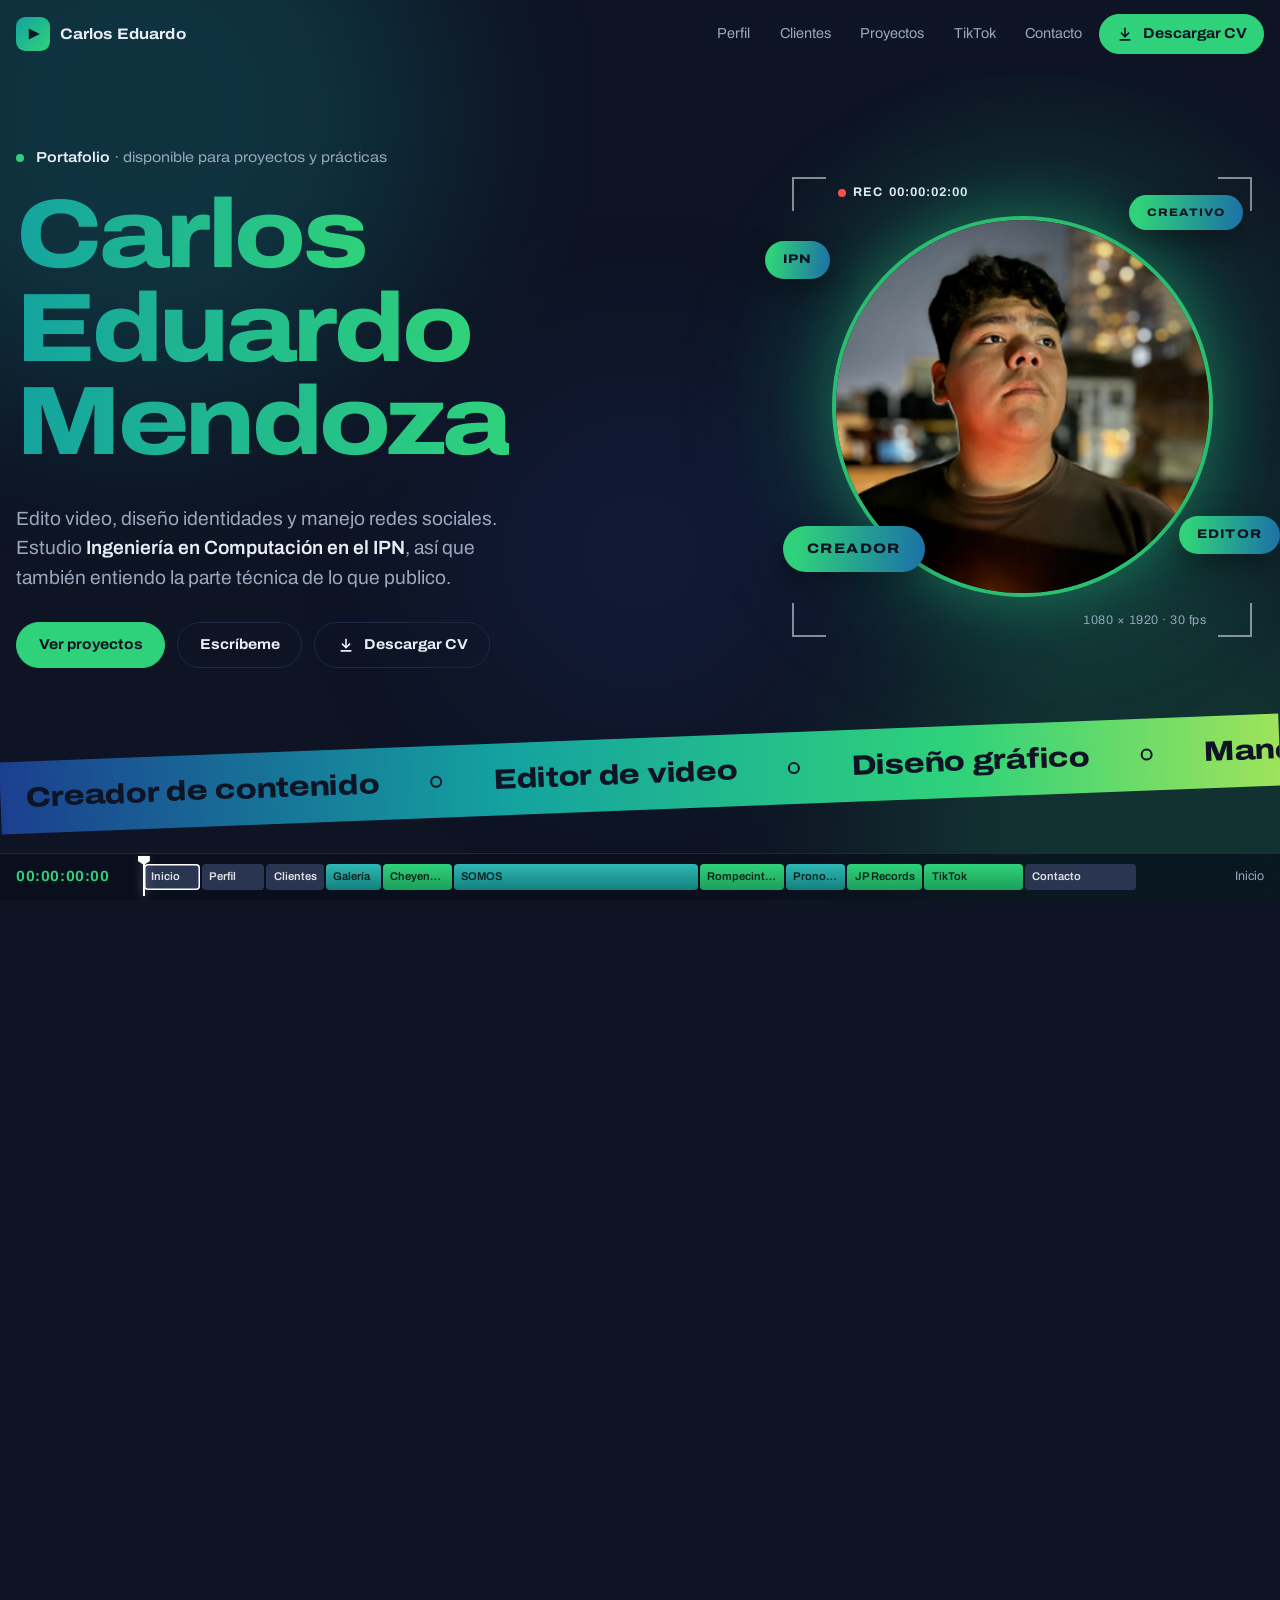
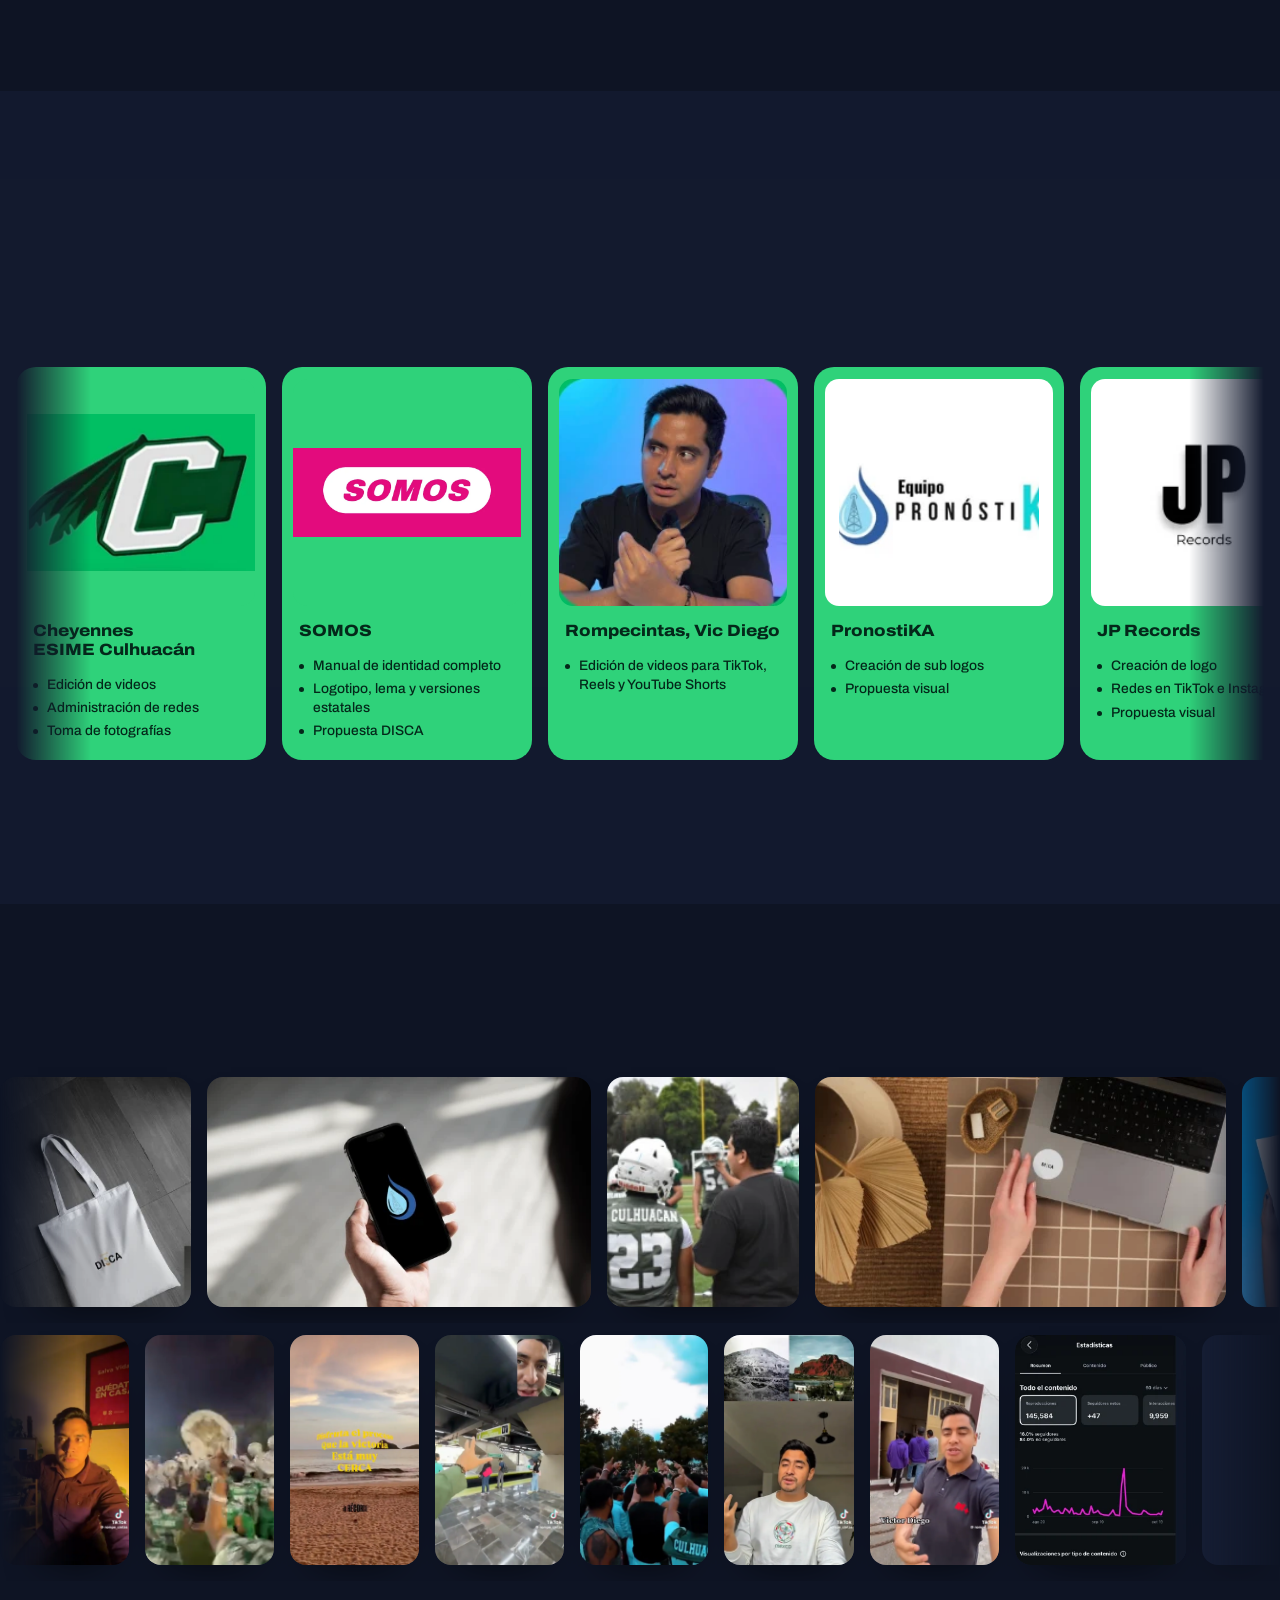
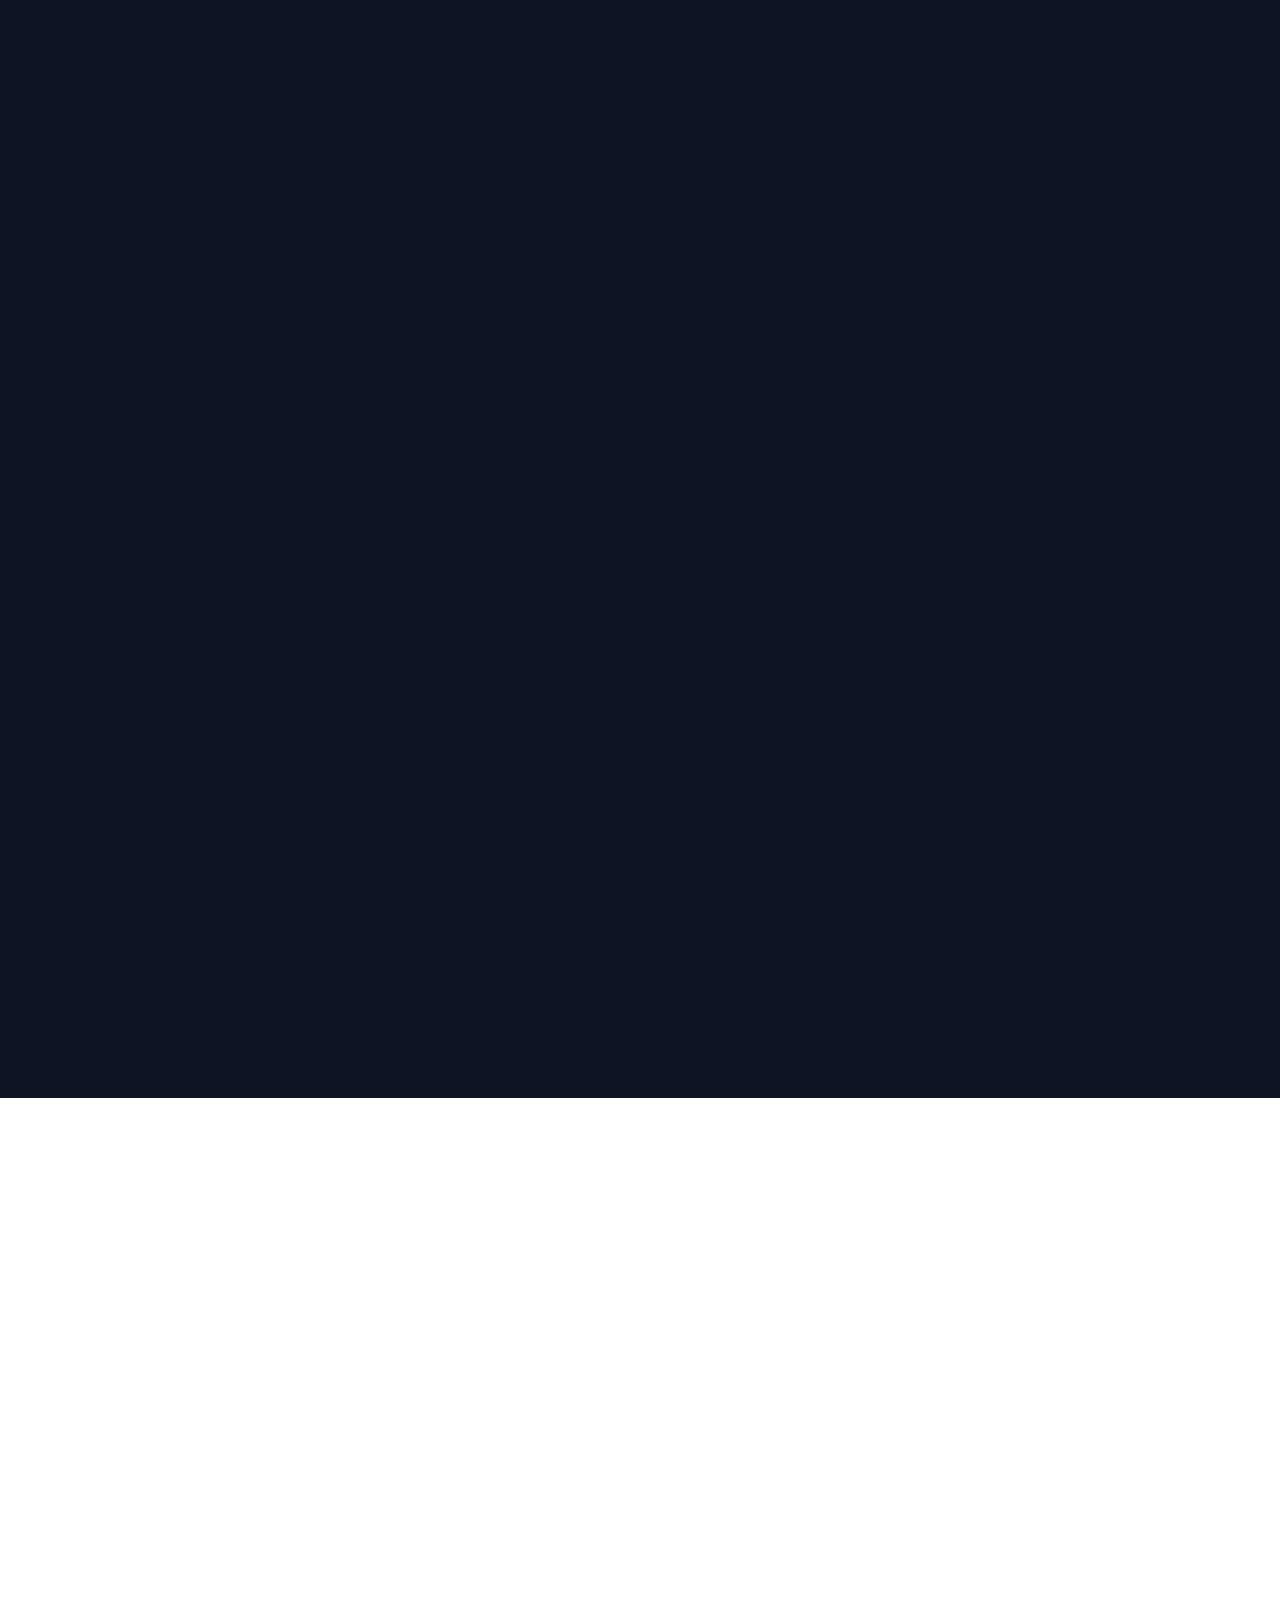
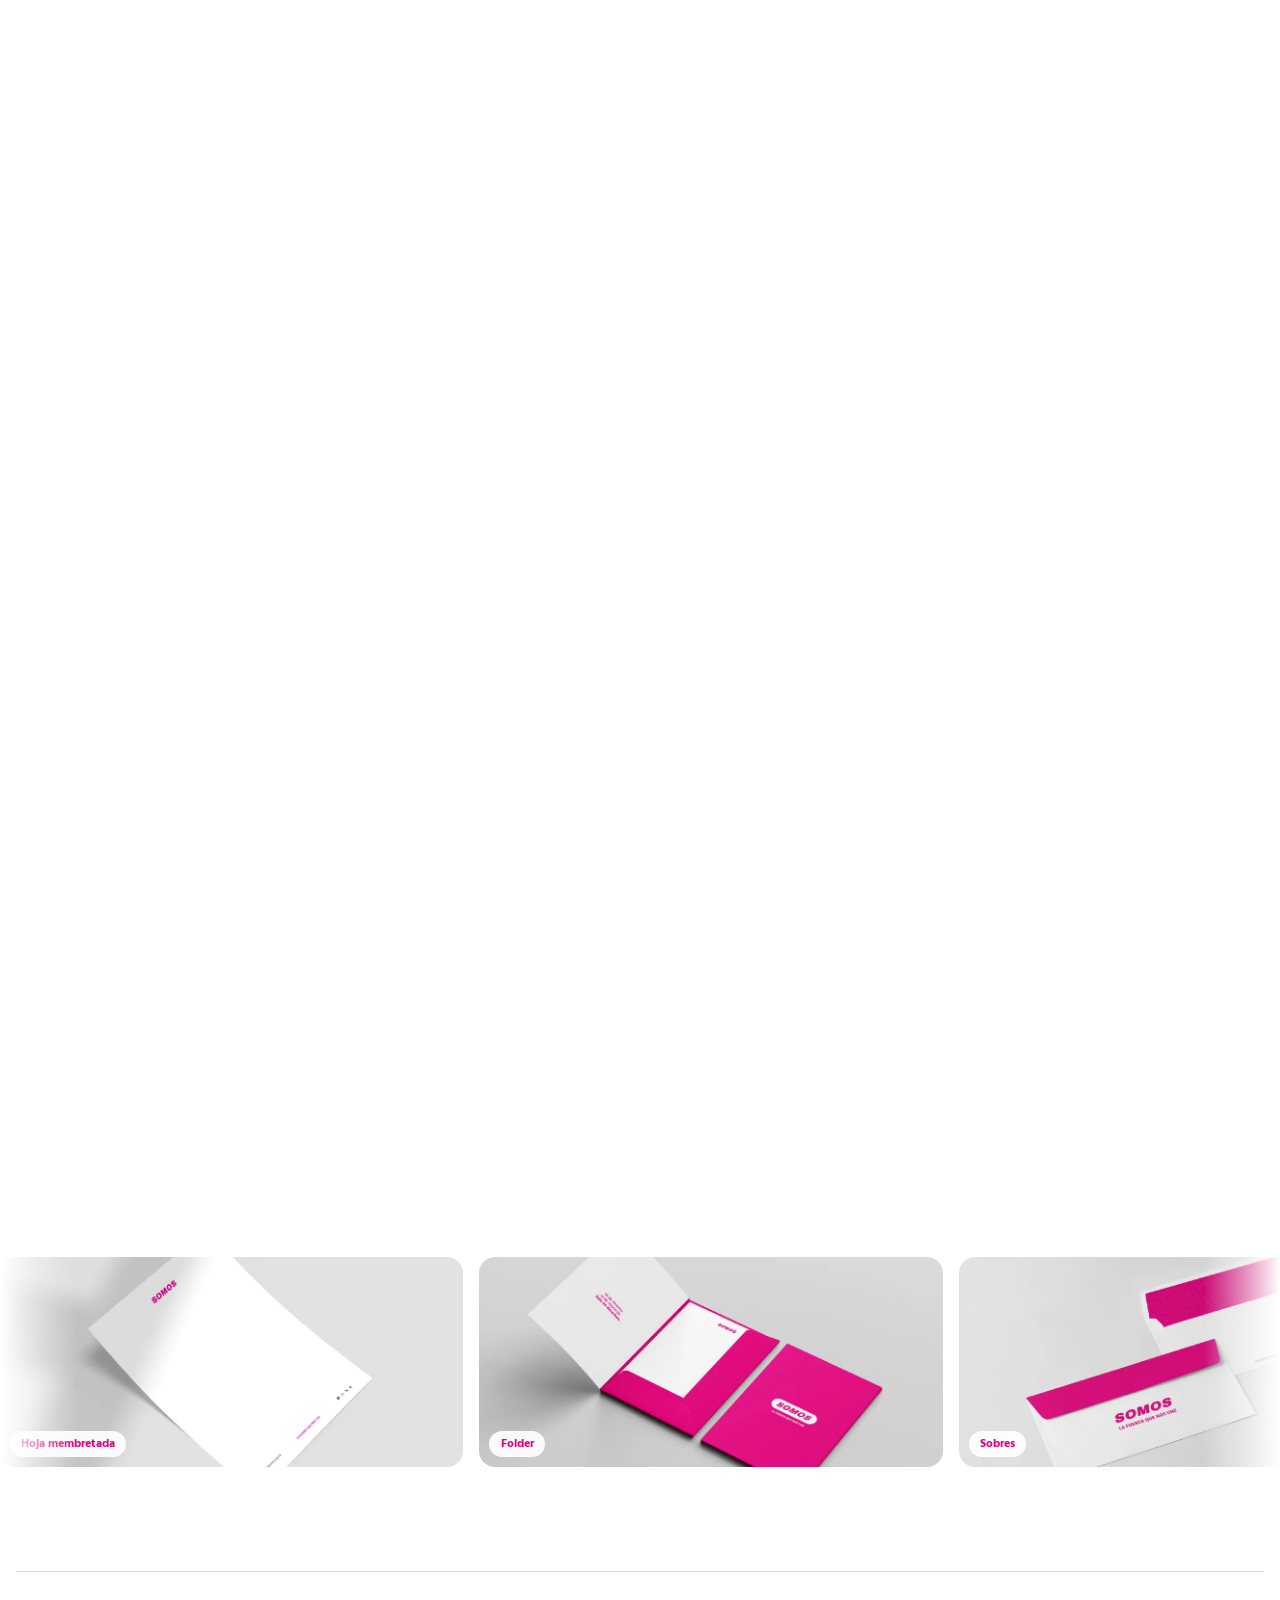
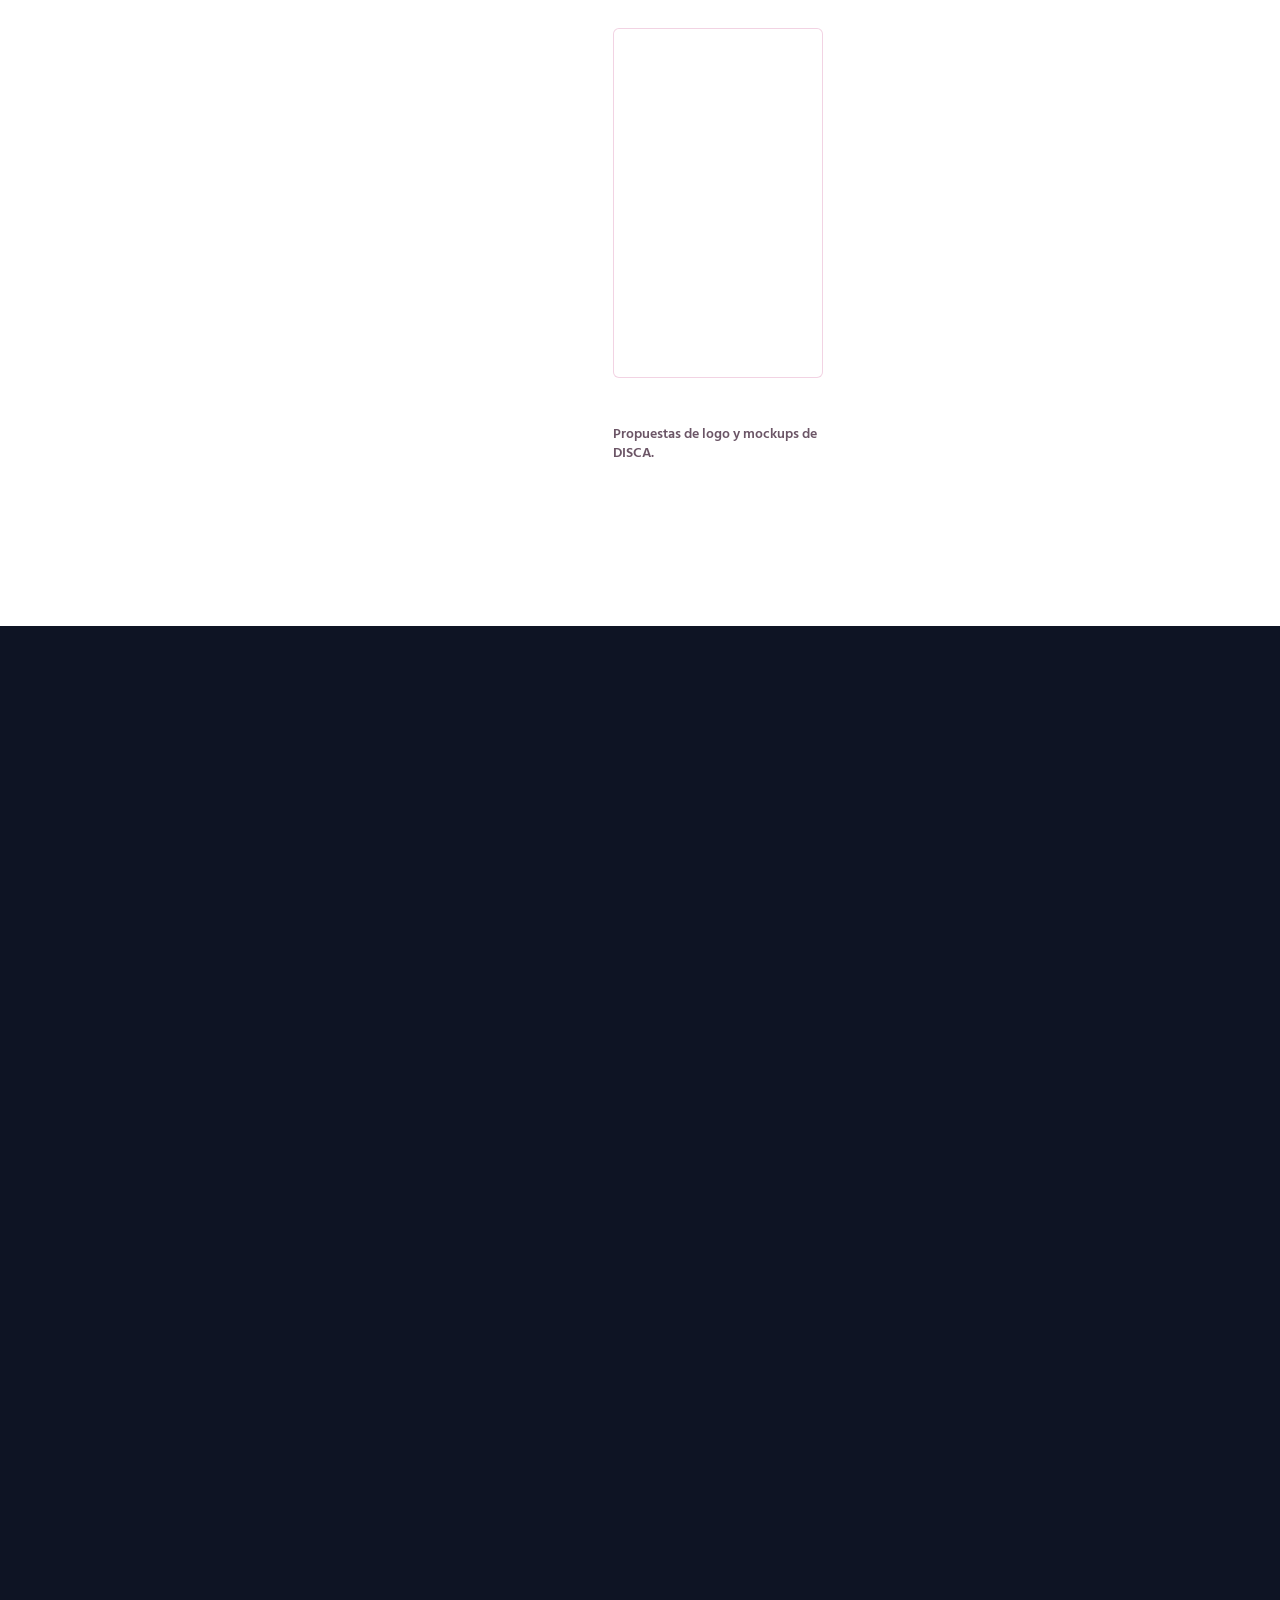
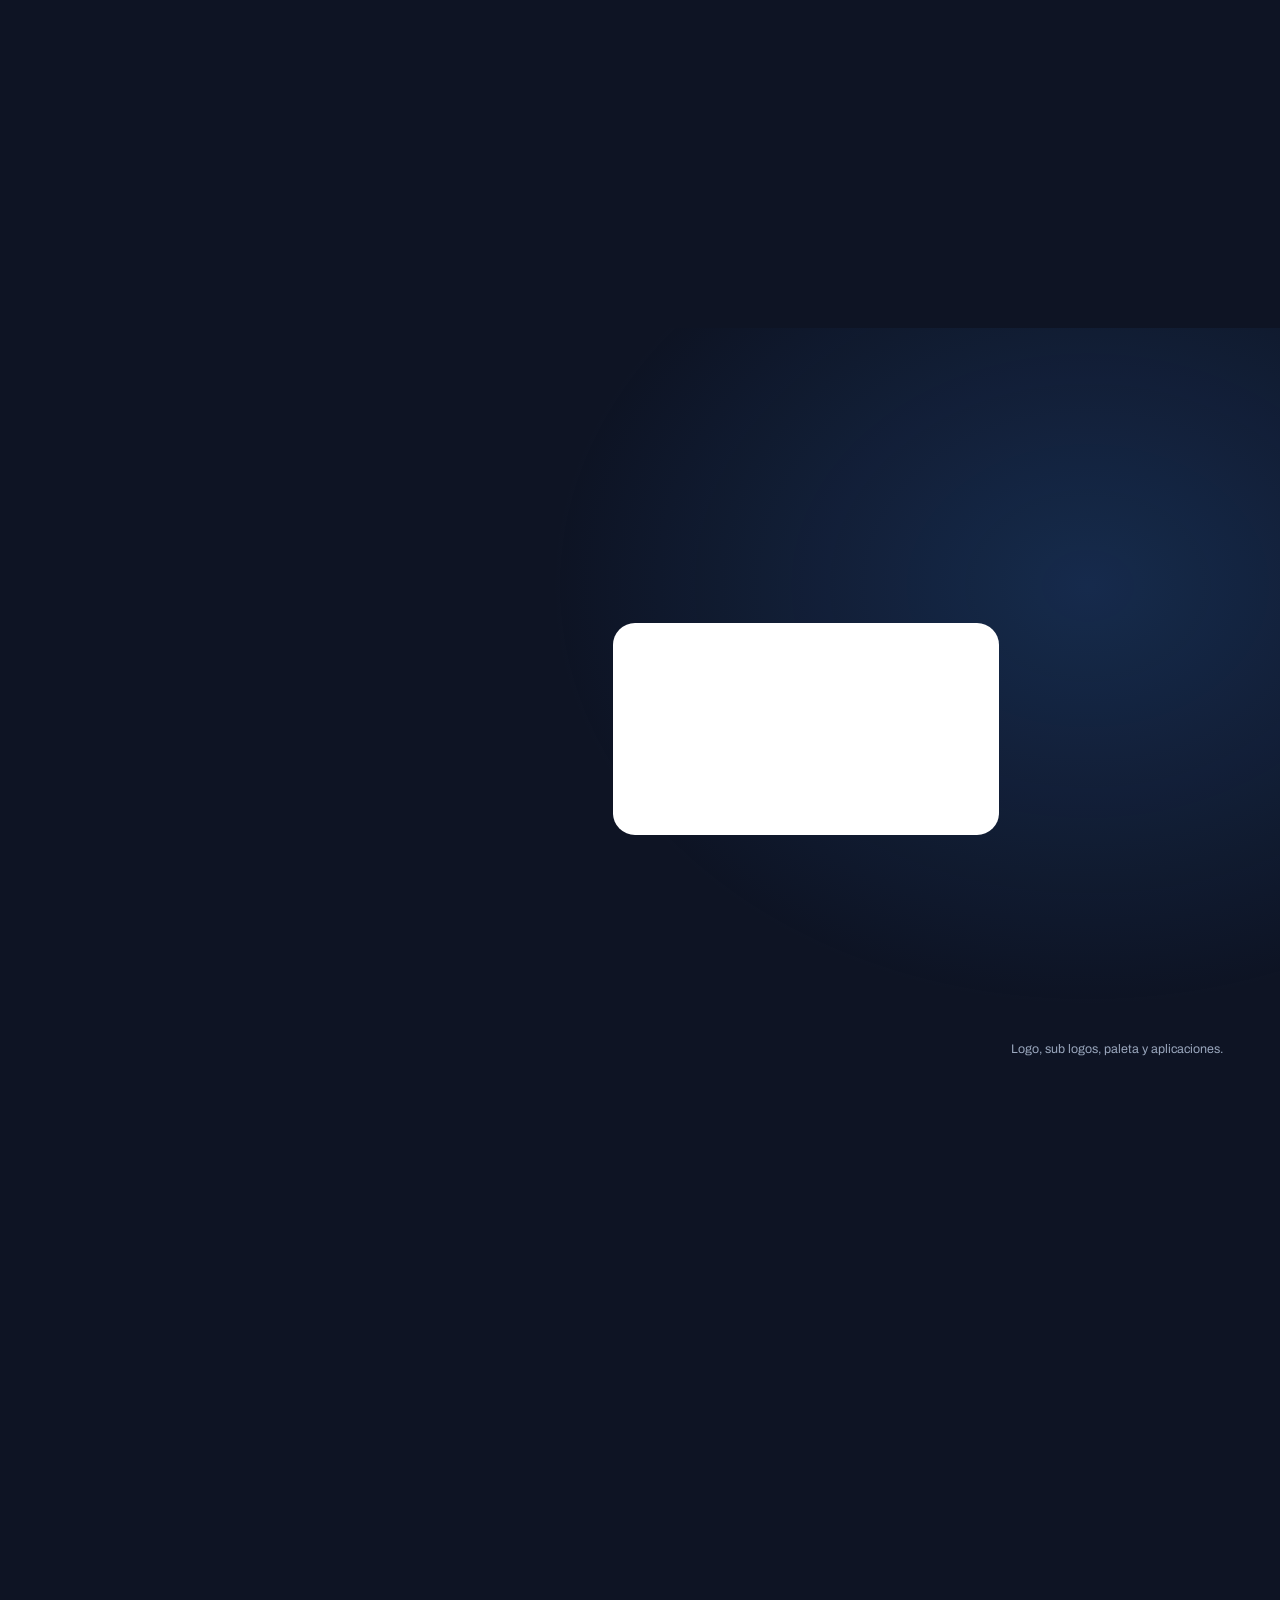
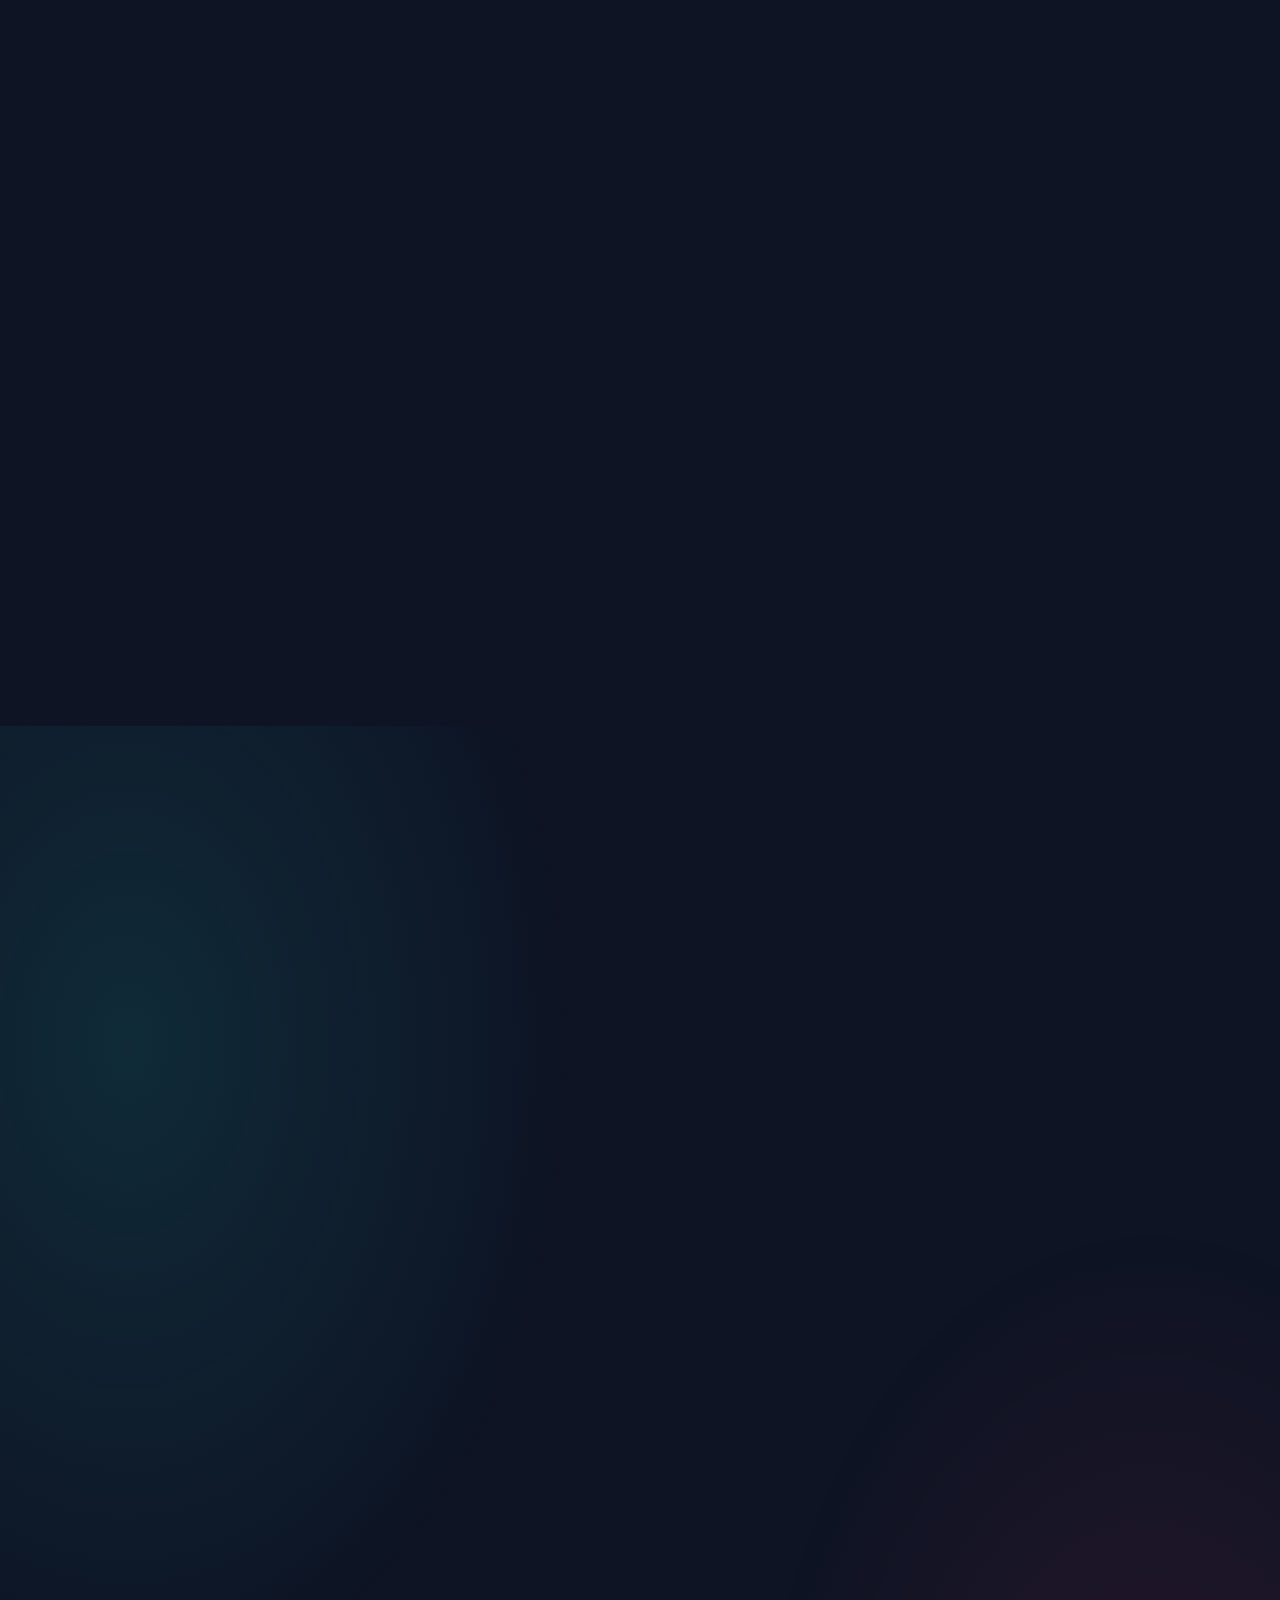
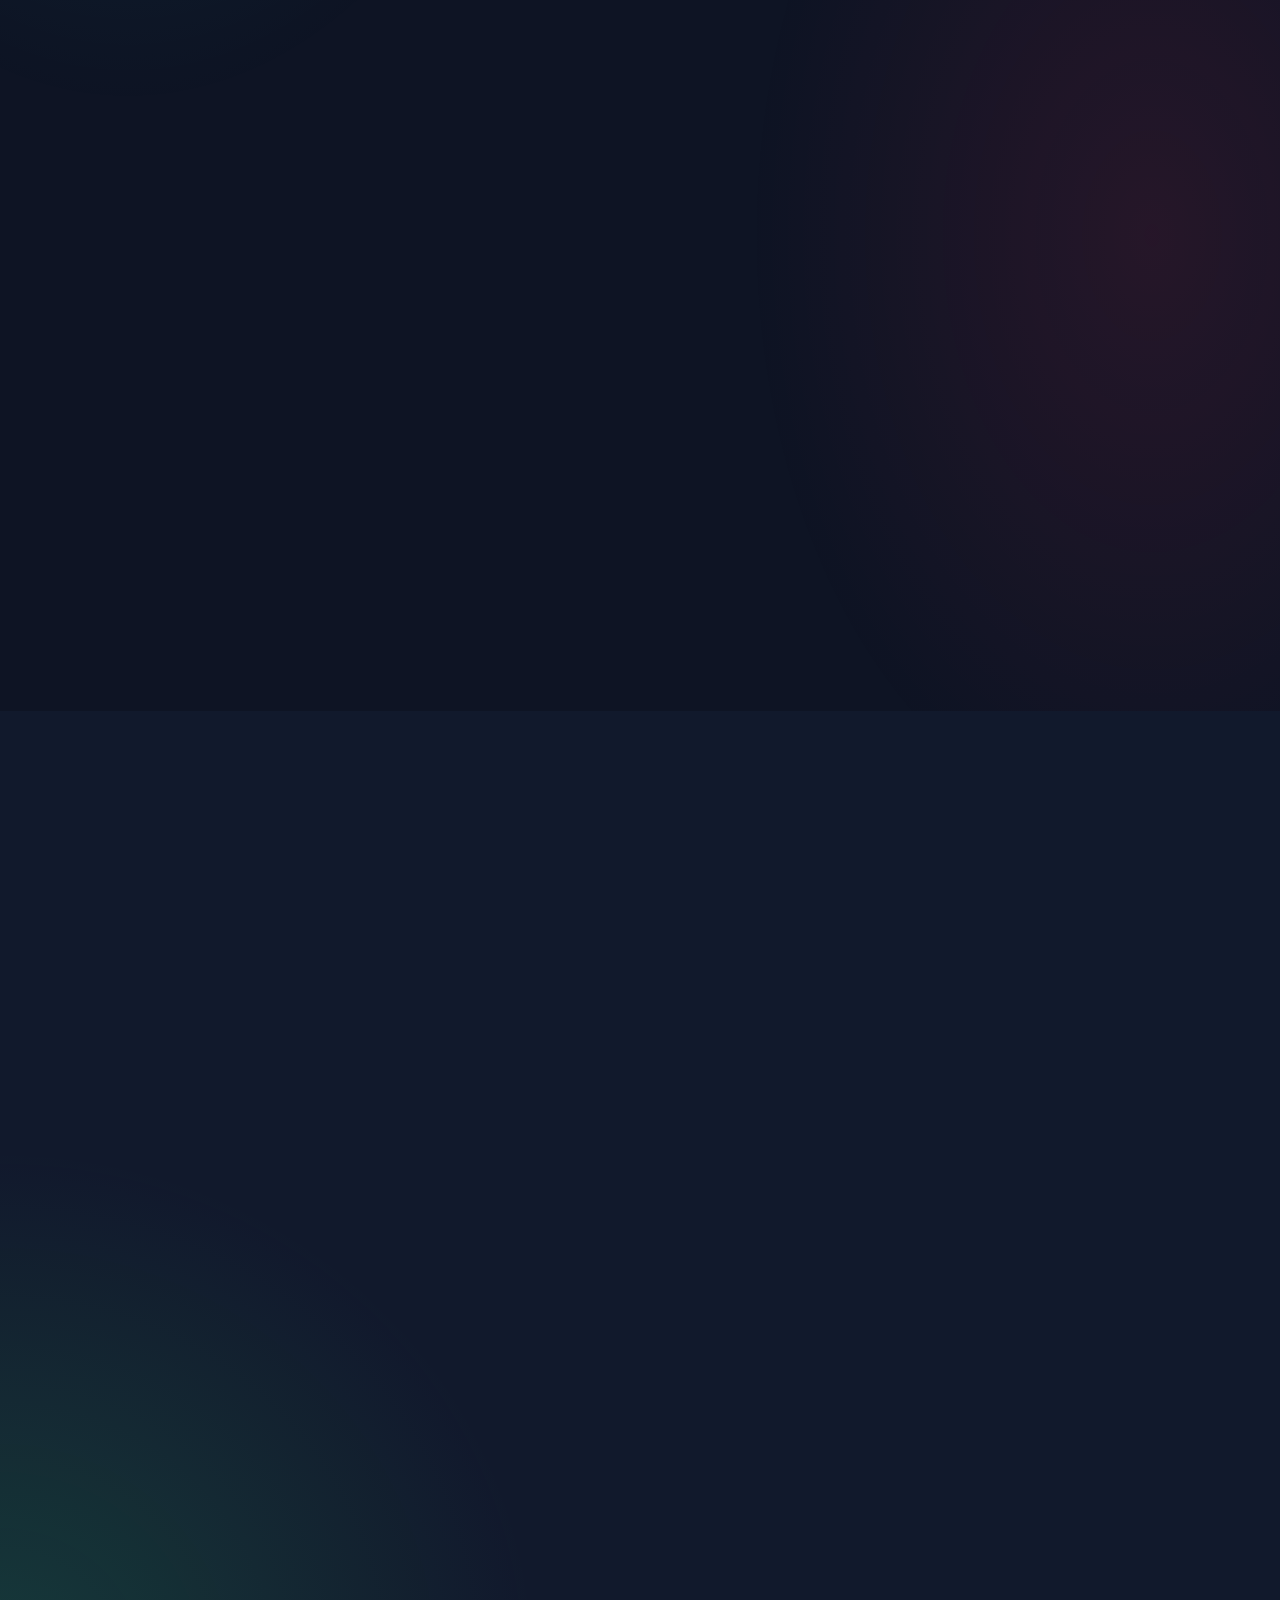
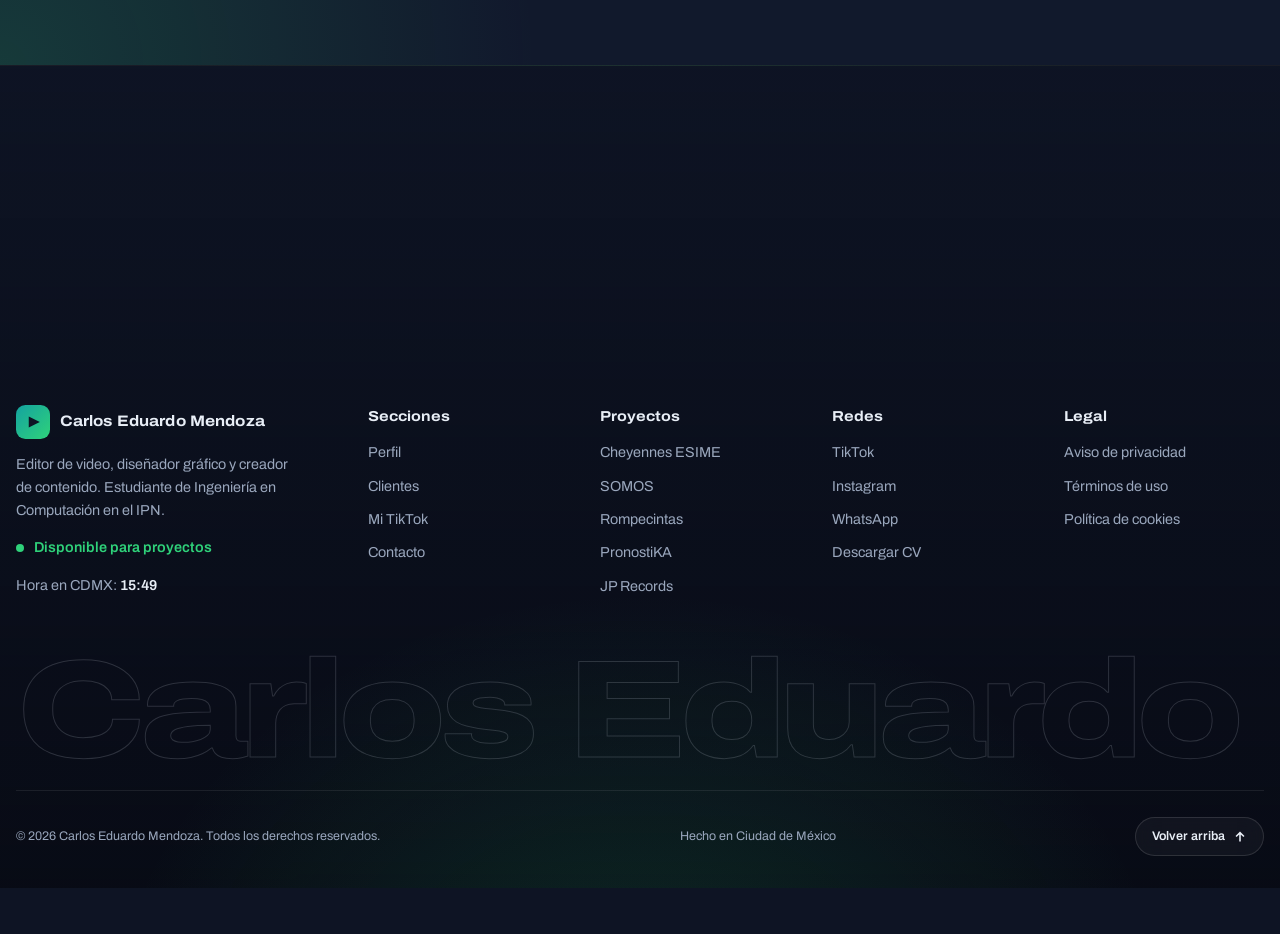
<file: index.html>
<!doctype html>
<html lang="es-MX">
<head>
  <meta charset="utf-8">
  <meta name="viewport" content="width=device-width, initial-scale=1, viewport-fit=cover">
  <title>Carlos Eduardo Mendoza · Portafolio</title>
  <meta name="claude:viewport-fit-sides" content="cover">
  <meta name="description" content="Portafolio de Carlos Eduardo Mendoza: editor de video, diseñador gráfico y creador de contenido en Ciudad de México. Reels, identidad de marca y redes sociales.">
  <meta name="author" content="Carlos Eduardo Mendoza">
  <meta name="theme-color" content="#0e1424">
  <meta name="color-scheme" content="dark">

  <!-- Redes sociales (Open Graph / X) -->
  <meta property="og:type" content="website">
  <meta property="og:locale" content="es_MX">
  <meta property="og:title" content="Carlos Eduardo Mendoza · Editor de video y diseñador">
  <meta property="og:description" content="Reels, identidad de marca y manejo de redes. Proyectos para Cheyennes ESIME, SOMOS, Rompecintas, PronostiKA y JP Records.">
  <meta property="og:image" content="https://mendozacarloseduardoipn-dot.github.io/assets/img/og-imagen.jpg">
  <meta property="og:url" content="https://mendozacarloseduardoipn-dot.github.io/">
  <meta name="twitter:card" content="summary_large_image">
  <link rel="canonical" href="https://mendozacarloseduardoipn-dot.github.io/">

  <link rel="icon" href="assets/img/favicon.svg" type="image/svg+xml">
  <link rel="apple-touch-icon" href="assets/img/icono-180.png">
  <link rel="manifest" href="site.webmanifest">

  <link rel="preconnect" href="https://fonts.googleapis.com">
  <link rel="preconnect" href="https://fonts.gstatic.com" crossorigin>
  <link rel="stylesheet" href="https://fonts.googleapis.com/css2?family=Archivo:ital,wdth,wght@0,62..125,400..800;1,62..125,700..900&family=Hind+Siliguri:wght@400;600;700&display=swap">
  <link rel="stylesheet" href="assets/css/main.css?v=202610231140">

  <script>
    document.documentElement.classList.add('js');
    (function () {
      var visto = false;
      try { visto = sessionStorage.getItem('intro-vista') === '1'; } catch (e) {}
      if (!visto) document.documentElement.classList.add('con-intro');
    })();
  </script>

  <script type="application/ld+json">
  {
    "@context": "https://schema.org",
    "@type": "Person",
    "name": "Carlos Eduardo Mendoza",
    "jobTitle": "Editor de video y diseñador gráfico",
    "address": { "@type": "PostalAddress", "addressLocality": "Ciudad de México", "addressCountry": "MX" },
    "alumniOf": "Instituto Politécnico Nacional",
    "knowsLanguage": ["es", "en"],
    "sameAs": [
      "https://www.tiktok.com/@soy_jaca",
      "https://www.instagram.com/jaca.oficiall/"
    ]
  }
  </script>
</head>
<body>
  <div class="ambiente" aria-hidden="true"><span></span><span></span><span></span></div>
  <div class="intro" aria-hidden="true">
    <div class="intro__panel">
      <div class="intro__claqueta"><span></span><span></span><span></span><span></span><span></span><span></span></div>
      <p class="intro__nombre">Carlos Eduardo Mendoza</p>
      <p class="intro__dato"><span>Editor de video</span><span>Diseño</span><span>Redes</span></p>
      <div class="intro__barra"><span></span></div>
    </div>
  </div>
  <a class="saltar" href="#contenido">Saltar al contenido</a>

  <!-- ==================== ENCABEZADO ==================== -->
  <header class="cabecera" id="cabecera">
    <div class="envoltura cabecera__fila">
      <a class="marca" href="#inicio" aria-label="Carlos Eduardo Mendoza, ir al inicio">
        <svg viewBox="0 0 40 40" aria-hidden="true">
          <defs><linearGradient id="g-marca" x1="0" y1="0" x2="1" y2="1"><stop offset="0" stop-color="#14a3a0"/><stop offset="1" stop-color="#2fd27a"/></linearGradient></defs>
          <rect width="40" height="40" rx="11" fill="url(#g-marca)"/>
          <path d="M15 13.5 L28 20 L15 26.5 Z" fill="#0e1424"/>
        </svg>
        <span>Carlos Eduardo</span>
      </a>

      <button class="menu-boton" id="menu-boton" aria-label="Abrir menú" aria-expanded="false" aria-controls="menu">
        <span></span><span></span>
      </button>

      <nav class="menu" id="menu" aria-label="Principal">
        <a href="#perfil">Perfil</a>
        <a href="#clientes">Clientes</a>
        <a href="#cheyennes">Proyectos</a>
        <a href="#tiktok">TikTok</a>
        <a href="#contacto">Contacto</a>
        <a class="boton boton--chico" id="boton-cv" href="#" target="_blank" rel="noopener" hidden>
          <svg viewBox="0 0 20 20" fill="none" stroke="currentColor" stroke-width="1.8" aria-hidden="true"><path d="M10 3v10M5.5 8.5 10 13l4.5-4.5M4 16.5h12"/></svg>Descargar CV
        </a>
      </nav>
    </div>
  </header>

  <main id="contenido">

    <!-- ==================== PORTADA ==================== -->
    <section class="portada" id="inicio" data-clip="Inicio" data-tipo="base" aria-labelledby="nombre">
      <div class="envoltura portada__rejilla">
        <div>
          <p class="portada__previo"><span class="punto-vivo" aria-hidden="true"></span> <span><b>Portafolio</b> · disponible para proyectos y prácticas</span></p>
          <h1 class="nombre" id="nombre">
            <span class="nombre__palabra">Carlos</span>
            <span class="nombre__palabra">Eduardo</span>
            <span class="nombre__palabra">Mendoza</span>
          </h1>
          <p class="portada__texto">
            Edito video, diseño identidades y manejo redes sociales. Estudio <strong>Ingeniería en Computación en el IPN</strong>, así que también entiendo la parte técnica de lo que publico.
          </p>
          <div class="portada__acciones">
            <a class="boton" href="#cheyennes">Ver proyectos</a>
            <a class="boton boton--hueco" href="#contacto">Escríbeme</a>
            <a class="boton boton--hueco" href="assets/docs/CV-Carlos-Eduardo-Mendoza.pdf?v=3" download data-cv><svg viewBox="0 0 20 20" fill="none" stroke="currentColor" stroke-width="1.8" aria-hidden="true"><path d="M10 3v10M5.5 8.5 10 13l4.5-4.5M4 16.5h12"/></svg>Descargar CV</a>
          </div>
        </div>

        <div class="visor" aria-hidden="false">
          <span class="visor__esquina" aria-hidden="true"></span>
          <span class="visor__esquina" aria-hidden="true"></span>
          <span class="visor__esquina" aria-hidden="true"></span>
          <span class="visor__esquina" aria-hidden="true"></span>
          <span class="visor__rec" aria-hidden="true">REC <span id="tc-portada">00:00:00:00</span></span>
          <span class="visor__dato" aria-hidden="true">1080 × 1920 · 30 fps</span>
          <div class="foto">
            <img src="assets/img/carlos.webp" width="584" height="584" alt="Retrato de Carlos Eduardo Mendoza de noche en la ciudad" fetchpriority="high">
          </div>
          <span class="etiqueta etiqueta--1">IPN</span>
          <span class="etiqueta etiqueta--2">CREATIVO</span>
          <span class="etiqueta etiqueta--3">CREADOR</span>
          <span class="etiqueta etiqueta--4">EDITOR</span>
        </div>
      </div>
    </section>

    <div class="franja" aria-hidden="true">
      <div class="franja__pista">
        <span>Creador de contenido</span><span>Editor de video</span><span>Diseño gráfico</span><span>Manejo de redes</span>
        <span>Creador de contenido</span><span>Editor de video</span><span>Diseño gráfico</span><span>Manejo de redes</span>
      </div>
    </div>

    <!-- ==================== PERFIL ==================== -->
    <section class="seccion" id="perfil" data-clip="Perfil" data-tipo="base" aria-labelledby="titulo-perfil">
      <div class="envoltura">
        <div class="perfil">
          <div data-entra="izq">
            <h2 class="titulo titulo--verde" id="titulo-perfil">¿Quién soy?</h2>
            <div class="perfil__bio">
              <p>Estudio Ingeniería en Computación en la ESIME Culhuacán del IPN. Combino lo creativo con lo técnico: edito video, diseño materiales gráficos y también programo.</p>
              <p>Detecto tendencias, construyo el gancho de los primeros segundos y reviso visualizaciones, retención e interacción para mejorar cada publicación.</p>
            </div>
            <ul class="rasgos">
              <li>Organizado</li>
              <li>Aprendo por mi cuenta</li>
              <li>Me adapto rápido</li>
            </ul>
          </div>

          <div class="herramientas" data-entra="der">
            <h3>Herramientas que domino</h3>
            <ul class="herramientas__lista">
              <li class="herramienta"><span class="herramienta__icono">Pr</span><span>Premiere Pro</span></li>
              <li class="herramienta">
                <span class="herramienta__icono" aria-hidden="true">
                  <svg viewBox="0 0 26 26" fill="none" stroke="currentColor" stroke-width="3" stroke-linejoin="round"><path d="M4 6h18L8 13l14 7H4"/></svg>
                </span><span>CapCut</span>
              </li>
              <li class="herramienta"><span class="herramienta__icono herramienta__icono--circulo">C</span><span>Canva</span></li>
              <li class="herramienta"><span class="herramienta__icono">Lr</span><span>Lightroom</span></li>
              <li class="herramienta"><span class="herramienta__icono">Ps</span><span>Photoshop</span></li>
              <li class="herramienta"><span class="herramienta__icono">Ed</span><span>Edits</span></li>
            </ul>
            <ul class="datos-rapidos">
              <li>Más de un año de experiencia laboral</li>
              <li>Ciudad de México</li>
              <li>Inglés avanzado</li>
              <li>C / C++ y HTML</li>
            </ul>
          </div>
        </div>

        <!-- Cifras: actualiza los números aquí cuando cambien -->
        <div class="metricas" data-entra="abajo">
          <div class="metrica">
            <span class="metrica__valor" data-cuenta="145584">145,584</span>
            <span class="metrica__texto">reproducciones en 60 días</span>
            <span class="metrica__fuente">@jp.rec0rds, ago a oct 2026</span>
          </div>
          <div class="metrica">
            <span class="metrica__valor" data-cuenta="4384">4,384</span>
            <span class="metrica__texto">seguidores en TikTok</span>
            <span class="metrica__fuente">@soy_jaca, oct 2026</span>
          </div>
          <div class="metrica">
            <span class="metrica__valor" data-cuenta="3748">3,748</span>
            <span class="metrica__texto">seguidores en Instagram</span>
            <span class="metrica__fuente">@jaca.oficiall</span>
          </div>
          <div class="metrica">
            <span class="metrica__valor">502.7 mil</span>
            <span class="metrica__texto">me gusta en TikTok</span>
            <span class="metrica__fuente">@soy_jaca, oct 2026</span>
          </div>
        </div>
      </div>
    </section>

    <!-- ==================== CLIENTES ==================== -->
    <section class="seccion seccion--elevada" id="clientes" data-clip="Clientes" data-tipo="base" aria-labelledby="titulo-clientes">
      <div class="envoltura">
        <div class="clientes__cabeza" data-entra="arriba">
          <h2 class="titulo titulo--verde" id="titulo-clientes">Clientes</h2>
          <p class="entrada">He trabajado con equipos, marcas y creadores. Pasa el cursor sobre una tarjeta para detener el carrusel.</p>
        </div>
        <div class="marquesina" data-marquesina>
        <ul class="clientes__lista">
          <li class="cliente">
            <div class="cliente__logo cliente__logo--verde"><img src="assets/img/clientes/cheyennes.webp" width="225" height="155" alt="Logo de Cheyennes Culhuacán"></div>
            <h3>Cheyennes ESIME Culhuacán</h3>
            <ul><li>Edición de videos</li><li>Administración de redes</li><li>Toma de fotografías</li></ul>
          </li>
          <li class="cliente">
            <div class="cliente__logo cliente__logo--verde"><img src="assets/img/somos/pleca.webp" width="740" height="290" alt="Logo de SOMOS"></div>
            <h3>SOMOS</h3>
            <ul><li>Manual de identidad completo</li><li>Logotipo, lema y versiones estatales</li><li>Propuesta DISCA</li></ul>
          </li>
          <li class="cliente">
            <div class="cliente__logo"><img src="assets/img/clientes/vic-diego.webp" width="203" height="200" alt="Víctor H. Diego, creador de Rompecintas"></div>
            <h3>Rompecintas, Vic Diego</h3>
            <ul><li>Edición de videos para TikTok, Reels y YouTube Shorts</li></ul>
          </li>
          <li class="cliente">
            <div class="cliente__logo cliente__logo--blanco"><img src="assets/img/clientes/pronostika.webp" width="202" height="200" alt="Logo de Equipo PronostiKA"></div>
            <h3>PronostiKA</h3>
            <ul><li>Creación de sub logos</li><li>Propuesta visual</li></ul>
          </li>
          <li class="cliente">
            <div class="cliente__logo cliente__logo--blanco"><img src="assets/img/clientes/jp-records.webp" width="198" height="198" alt="Logo de JP Records"></div>
            <h3>JP Records</h3>
            <ul><li>Creación de logo</li><li>Redes en TikTok e Instagram</li><li>Propuesta visual</li></ul>
          </li>
        </ul>
        </div>
      </div>
    </section>


    <!-- ==================== GALERÍA (carrusel doble) ==================== -->
    <section class="galeria" aria-label="Galería de trabajos" data-clip="Galería" data-tipo="diseno">
      <div class="envoltura galeria__cabeza" data-entra="arriba">
        <h2 class="subtitulo">Un vistazo a mi trabajo</h2>
        <p class="entrada">Mockups, portadas de video y estadísticas de los proyectos.</p>
      </div>
      <div class="galeria__fila marquesina" data-marquesina>
        <ul class="galeria__pista">
            <li><img src="assets/img/proyectos/disca-bolsa.webp" width="201" height="242" alt="" decoding="async"></li>
            <li><img src="assets/img/proyectos/pronostika-celular.webp" width="454" height="272" alt="" decoding="async"></li>
            <li><img src="assets/img/proyectos/cheyennes-3.webp" width="162" height="194" alt="" decoding="async"></li>
            <li><img src="assets/img/proyectos/disca-laptop.webp" width="404" height="226" alt="" decoding="async"></li>
            <li><img src="assets/img/proyectos/pronostika-papel.webp" width="202" height="304" alt="" decoding="async"></li>
            <li><img src="assets/img/proyectos/disca-gorra.webp" width="160" height="258" alt="" decoding="async"></li>
            <li><img src="assets/img/proyectos/cheyennes-4.webp" width="196" height="164" alt="" decoding="async"></li>
            <li><img src="assets/img/proyectos/pronostika-bolsa.webp" width="288" height="168" alt="" decoding="async"></li>
            <li><img src="assets/img/proyectos/disca-celular.webp" width="388" height="253" alt="" decoding="async"></li>
            <li><img src="assets/img/proyectos/jp-logo.webp" width="250" height="250" alt="" decoding="async"></li>
        </ul>
      </div>
      <div class="galeria__fila galeria__fila--inversa marquesina" data-marquesina>
        <ul class="galeria__pista">
            <li><img src="assets/img/proyectos/vic-1.webp" width="540" height="960" alt="" decoding="async"></li>
            <li><img src="assets/img/proyectos/cheyennes-1.webp" width="540" height="962" alt="" decoding="async"></li>
            <li><img src="assets/img/proyectos/jp-1.webp" width="540" height="968" alt="" decoding="async"></li>
            <li><img src="assets/img/proyectos/vic-2.webp" width="540" height="960" alt="" decoding="async"></li>
            <li><img src="assets/img/proyectos/cheyennes-2.webp" width="540" height="968" alt="" decoding="async"></li>
            <li><img src="assets/img/proyectos/vic-3.webp" width="540" height="960" alt="" decoding="async"></li>
            <li><img src="assets/img/proyectos/vic-4.webp" width="540" height="960" alt="" decoding="async"></li>
            <li><img src="assets/img/proyectos/jp-estadisticas.webp" width="268" height="360" alt="" decoding="async"></li>
        </ul>
      </div>
    </section>

    <!-- ==================== PROYECTO: CHEYENNES ==================== -->
    <section class="proyecto" id="cheyennes" data-clip="Cheyennes" data-tipo="video" aria-labelledby="titulo-cheyennes">
      <div class="envoltura">
        <div class="proyecto__cabeza" data-entra="arriba">
          <div class="proyecto__meta"><span class="rol">EDITOR Y REALIZADOR</span><span>Fútbol americano colegial, ESIME Culhuacán, IPN</span></div>
          <h2 class="titulo titulo--verde" id="titulo-cheyennes">Cheyennes ESIME Cul</h2>
        </div>
        <div class="proyecto__rejilla">
          <div class="relato" data-entra="izq">
            <div class="relato__bloque">
              <h3>El reto</h3>
              <p>El equipo no tenía una cuenta oficial y necesitaba reclutar jugadores nuevos.</p>
            </div>
            <div class="relato__bloque">
              <h3>Lo que hice</h3>
              <p>Abrí las cuentas de Instagram y Facebook y me encargué de las publicaciones. Grabé y edité reels de reclutamiento, tomé fotos en partidos y entrenamientos, y fui probando tendencias según el giro de la cuenta.</p>
            </div>
            <div class="relato__resultado">
              <p>Tuvimos muy buen alcance y llegaron jugadores nuevos, como se tenía planeado.</p>
            </div>
            <a class="enlace-externo" href="https://www.instagram.com/cheyennes.culhuacan/" target="_blank" rel="noopener noreferrer">
              Ver @cheyennes.culhuacan
              <svg viewBox="0 0 16 16" fill="none" stroke="currentColor" stroke-width="1.8" aria-hidden="true"><path d="M5 11 11 5M6 5h5v5"/></svg>
            </a>
          </div>

          <div class="escena-cheyennes">
            <figure class="telefono" data-video="cheyennes-1" data-entra="abajo">
              <div class="telefono__pantalla"><img src="assets/img/proyectos/cheyennes-1.webp" width="540" height="960" alt="Video: celebración nocturna de los Cheyennes en el campo" loading="lazy"></div>
            </figure>
            <figure class="telefono" data-video="cheyennes-2" data-entra="abajo" style="--retraso:.12s">
              <div class="telefono__pantalla"><img src="assets/img/proyectos/cheyennes-2.webp" width="540" height="960" alt="Video: reel de reclutamiento con la porra del equipo" loading="lazy"></div>
            </figure>
            <figure class="post" data-entra="izq" style="--retraso:.2s">
              <img src="assets/img/proyectos/cheyennes-3.webp" width="162" height="194" alt="Foto de jugadores con el entrenador" loading="lazy">
            </figure>
            <figure class="post" data-entra="der" style="--retraso:.3s">
              <img src="assets/img/proyectos/cheyennes-4.webp" width="196" height="164" alt="Foto en blanco y negro de un jugador en movimiento" loading="lazy">
            </figure>
          </div>
        </div>
      </div>
    </section>

    <!-- ==================== PROYECTO: SOMOS (manual de identidad) ==================== -->
    <section class="proyecto somos" id="somos-mx" data-clip="SOMOS" data-tipo="diseno" aria-labelledby="titulo-somos">
      <div class="envoltura">
        <div class="somos-cabeza" data-entra="arriba">
          <div class="proyecto__meta"><span class="somos-rol">DISEÑO DE IDENTIDAD</span><span>Manual de identidad 2026</span></div>
          <h2 class="somos-logo" id="titulo-somos">SOMOS<span class="sr-only">, manual de identidad</span></h2>
          <p class="somos-lema">La fuerza que nos une</p>
        </div>

        <div class="somos-autoria" data-entra="abajo">
          <span class="somos-autoria__sello">Diseñado por mí</span>
          <p>Creé la identidad completa de SOMOS: <strong>logotipo, lema, pleca, color institucional, tipografías, versiones estatales y las 89 páginas del manual</strong>, con todas sus aplicaciones impresas, digitales y de campaña.</p>
        </div>

        <div class="proyecto__rejilla somos-relato">
          <div class="relato" data-entra="izq">
            <div class="relato__bloque">
              <h3>El reto</h3>
              <p>SOMOS, una organización política, necesitaba una imagen propia que la distinguiera de las demás fuerzas políticas y que se aplicara igual en todo el país, desde redes sociales hasta espectaculares y eventos.</p>
            </div>
            <div class="relato__bloque">
              <h3>Lo que hice</h3>
              <p>Diseñé un logotipo tipográfico con movimiento, un solo color protagonista y una pleca blanca que funciona sobre fondo rosa. Después armé el manual con reglas de uso, área de seguridad, tamaños mínimos, usos incorrectos, papelería, redes sociales, versiones para los 32 estados, materiales para eventos, promocionales y publicidad exterior.</p>
            </div>
            <div class="relato__resultado somos-resultado">
              <p>Un sistema visual completo que cualquier persona del equipo puede aplicar sin perder la esencia de la marca.</p>
            </div>
          </div>

          <dl class="somos-cifras" data-entra="der">
            <div><dt>Páginas del manual</dt><dd data-cuenta="89">89</dd></div>
            <div><dt>Versiones estatales del logotipo</dt><dd data-cuenta="32">32</dd></div>
            <div><dt>Aplicaciones diseñadas</dt><dd>+30</dd></div>
            <div><dt>Color institucional</dt><dd>1</dd></div>
          </dl>
        </div>

        <!-- Color y tipografía -->
        <div class="somos-sistema">
          <div class="somos-color" data-entra="izq">
            <div class="somos-color__muestra somos-color__muestra--rosa">
              <span class="somos-color__nombre">Rosa cívico</span>
              <span>HEX #E4007C</span><span>RGB 228 0 124</span><span>CMYK 0 100 10 0</span>
            </div>
            <div class="somos-color__muestra somos-color__muestra--blanco">
              <span class="somos-color__nombre">Blanco</span>
              <span>HEX #FFFFFF</span><span>RGB 255 255 255</span>
            </div>
          </div>
          <div class="somos-tipos" data-entra="der">
            <div class="somos-tipo">
              <p class="somos-tipo__rol">Tipografía primaria</p>
              <p class="somos-tipo__nombre somos-tipo__nombre--primaria">Bernino Sans</p>
              <p class="somos-tipo__muestra somos-tipo__muestra--primaria">Aa Bb Cc 0123456789</p>
            </div>
            <div class="somos-tipo">
              <p class="somos-tipo__rol">Tipografía secundaria</p>
              <p class="somos-tipo__nombre somos-tipo__nombre--secundaria">Hind Siliguri</p>
              <p class="somos-tipo__muestra somos-tipo__muestra--secundaria">Aa Bb Cc 0123456789</p>
            </div>
          </div>
        </div>

        <!-- Propuestas de logotipo -->
        <h3 class="somos-subtitulo" data-entra="izq">Propuestas de logotipo</h3>
        <div class="somos-propuestas">
          <figure class="somos-propuesta somos-propuesta--ancha" data-entra="abajo">
            <img src="assets/img/somos/logo-lema.webp" width="940" height="390" alt="Logotipo SOMOS en rosa con el lema La fuerza que nos une" loading="lazy" decoding="async">
            <figcaption><strong>Logotipo con lema.</strong> Versión oficial: rosa cívico sobre fondo blanco.</figcaption>
          </figure>
          <figure class="somos-propuesta somos-propuesta--rosa" data-entra="abajo">
            <img src="assets/img/somos/pleca.webp" width="740" height="290" alt="Logotipo SOMOS dentro de una pleca blanca sobre fondo rosa" loading="lazy" decoding="async">
            <figcaption><strong>Pleca.</strong> Para fondos rosas: el logotipo vive dentro de una cápsula blanca.</figcaption>
          </figure>
          <figure class="somos-propuesta" data-entra="abajo">
            <img src="assets/img/somos/positivo-negativo.webp" width="1000" height="438" alt="Versión positiva sobre blanco y versión en pleca sobre rosa" loading="lazy" decoding="async">
            <figcaption><strong>Positivo y negativo.</strong> Las dos únicas formas permitidas de usar la marca.</figcaption>
          </figure>
          <figure class="somos-propuesta" data-entra="abajo">
            <img src="assets/img/somos/locales.webp" width="1000" height="291" alt="Versiones estatales: SOMOS Aguascalientes, Baja California, Chiapas, Ciudad de México y más" loading="lazy" decoding="async">
            <figcaption><strong>Versiones estatales.</strong> Un logotipo por cada uno de los 32 estados.</figcaption>
          </figure>
        </div>

        <!-- Mensajes de campaña -->
        <h3 class="somos-subtitulo" data-entra="izq">Mensajes de campaña</h3>
        <ul class="somos-mensajes">
          <li data-entra="abajo"><p>Ni de derecha ni de izquierda. <strong>Solo de derechos.</strong></p><span class="somos-pleca">SOMOS</span></li>
          <li data-entra="abajo"><p>No entendemos de chairos ni fifís. <strong>Solo de personas.</strong></p><span class="somos-pleca">SOMOS</span></li>
          <li data-entra="abajo"><p>No creemos en los partidos que dividen ni en <strong>movimientos que no avanzan.</strong></p><span class="somos-pleca">SOMOS</span></li>
        </ul>

        <!-- Aplicaciones destacadas -->
        <h3 class="somos-subtitulo" data-entra="izq">Aplicaciones</h3>
        <div class="somos-mosaico">
            <figure class="somos-mosaico__item somos-mosaico__item--1" data-entra="izq">
              <img src="assets/img/somos/espectacular.webp" width="960" height="435" alt="Espectacular con el mensaje “No entendemos de chairos ni fifís. Solo de personas.”" loading="lazy" decoding="async">
              <figcaption>Espectacular</figcaption>
            </figure>
            <figure class="somos-mosaico__item somos-mosaico__item--2" data-entra="der">
              <img src="assets/img/somos/camioneta.webp" width="960" height="435" alt="Camioneta rotulada mitad blanca y mitad rosa con el logotipo de SOMOS" loading="lazy" decoding="async">
              <figcaption>Rótulo de camioneta</figcaption>
            </figure>
            <figure class="somos-mosaico__item somos-mosaico__item--3" data-entra="izq">
              <img src="assets/img/somos/escenario.webp" width="960" height="435" alt="Escenario rosa con el logotipo y el lema de SOMOS" loading="lazy" decoding="async">
              <figcaption>Escenario para eventos</figcaption>
            </figure>
            <figure class="somos-mosaico__item somos-mosaico__item--4" data-entra="der">
              <img src="assets/img/somos/credencial.webp" width="960" height="435" alt="Credenciales rosas con el logotipo de SOMOS" loading="lazy" decoding="async">
              <figcaption>Credenciales</figcaption>
            </figure>
            <figure class="somos-mosaico__item somos-mosaico__item--5" data-entra="izq">
              <img src="assets/img/somos/gorra.webp" width="960" height="435" alt="Gorra rosa con el logotipo en la pleca blanca" loading="lazy" decoding="async">
              <figcaption>Gorra</figcaption>
            </figure>
            <figure class="somos-mosaico__item somos-mosaico__item--6" data-entra="der">
              <img src="assets/img/somos/mupi.webp" width="960" height="435" alt="Mupi con el mensaje “No creemos en los partidos que dividen ni en movimientos que no avanzan.”" loading="lazy" decoding="async">
              <figcaption>Mupi</figcaption>
            </figure>
        </div>
      </div>

      <div class="somos-carrusel marquesina" data-marquesina aria-label="Más aplicaciones del manual">
        <ul>
            <li><figure><img src="assets/img/somos/hoja-membretada.webp" width="960" height="435" alt="Hoja membretada" decoding="async"><figcaption>Hoja membretada</figcaption></figure></li>
            <li><figure><img src="assets/img/somos/folder.webp" width="960" height="435" alt="Folder" decoding="async"><figcaption>Folder</figcaption></figure></li>
            <li><figure><img src="assets/img/somos/sobres.webp" width="960" height="435" alt="Sobres" decoding="async"><figcaption>Sobres</figcaption></figure></li>
            <li><figure><img src="assets/img/somos/tarjetas.webp" width="960" height="435" alt="Tarjetas de presentación" decoding="async"><figcaption>Tarjetas de presentación</figcaption></figure></li>
            <li><figure><img src="assets/img/somos/carpetas.webp" width="960" height="435" alt="Carpetas" decoding="async"><figcaption>Carpetas</figcaption></figure></li>
            <li><figure><img src="assets/img/somos/lapiceros.webp" width="960" height="435" alt="Lapiceros" decoding="async"><figcaption>Lapiceros</figcaption></figure></li>
            <li><figure><img src="assets/img/somos/gafete.webp" width="960" height="435" alt="Gafete" decoding="async"><figcaption>Gafete</figcaption></figure></li>
            <li><figure><img src="assets/img/somos/presentacion.webp" width="960" height="435" alt="Presentación digital" decoding="async"><figcaption>Presentación digital</figcaption></figure></li>
            <li><figure><img src="assets/img/somos/banner.webp" width="960" height="435" alt="Banner" decoding="async"><figcaption>Banner</figcaption></figure></li>
            <li><figure><img src="assets/img/somos/pendones.webp" width="960" height="435" alt="Pendones" decoding="async"><figcaption>Pendones</figcaption></figure></li>
            <li><figure><img src="assets/img/somos/mantel.webp" width="960" height="435" alt="Mantel para mesa" decoding="async"><figcaption>Mantel para mesa</figcaption></figure></li>
            <li><figure><img src="assets/img/somos/auto.webp" width="960" height="435" alt="Rótulo de auto" decoding="async"><figcaption>Rótulo de auto</figcaption></figure></li>
            <li><figure><img src="assets/img/somos/camisas.webp" width="960" height="435" alt="Camisas" decoding="async"><figcaption>Camisas</figcaption></figure></li>
            <li><figure><img src="assets/img/somos/pin.webp" width="960" height="435" alt="Pin" decoding="async"><figcaption>Pin</figcaption></figure></li>
            <li><figure><img src="assets/img/somos/botones.webp" width="960" height="435" alt="Botones" decoding="async"><figcaption>Botones</figcaption></figure></li>
            <li><figure><img src="assets/img/somos/pulseras.webp" width="960" height="435" alt="Pulseras" decoding="async"><figcaption>Pulseras</figcaption></figure></li>
            <li><figure><img src="assets/img/somos/playeras.webp" width="960" height="435" alt="Playeras" decoding="async"><figcaption>Playeras</figcaption></figure></li>
            <li><figure><img src="assets/img/somos/vinil-auto.webp" width="960" height="435" alt="Vinil para auto" decoding="async"><figcaption>Vinil para auto</figcaption></figure></li>
            <li><figure><img src="assets/img/somos/bardas.webp" width="960" height="435" alt="Bardas" decoding="async"><figcaption>Bardas</figcaption></figure></li>
            <li><figure><img src="assets/img/somos/pegatinas.webp" width="960" height="435" alt="Pegatinas" decoding="async"><figcaption>Pegatinas</figcaption></figure></li>
            <li><figure><img src="assets/img/somos/bandera.webp" width="960" height="435" alt="Bandera" decoding="async"><figcaption>Bandera</figcaption></figure></li>
        </ul>
      </div>

      <div class="envoltura">
        <!-- Propuesta DISCA -->
        <div class="somos-disca">
          <div class="relato" data-entra="izq">
            <h3 class="somos-subtitulo somos-subtitulo--sin-margen">Otra propuesta: DISCA</h3>
            <div class="relato__bloque">
              <p>Para el trabajo de SOMOS con personas con <span class="resalta">discapacidad</span> diseñé DISCA, una submarca que une a SOMOS con el tema. Partí de las solicitudes del cliente, investigué sobre discapacidad y la presenté en varias propuestas y aplicaciones.</p>
            </div>
          </div>
          <div class="tablero">
            <figure class="tablero__propuestas" data-entra="barrido">
              <img src="assets/img/proyectos/disca-propuestas.webp" width="318" height="306" alt="Propuestas de logo: SOMOS, somos DISCA y MX DISCA" loading="lazy">
            </figure>
            <figure class="tablero__bolsa" data-entra="barrido"><img src="assets/img/proyectos/disca-bolsa.webp" width="201" height="242" alt="Bolsa de tela con el logo DISCA" loading="lazy"></figure>
            <figure class="tablero__laptop" data-entra="barrido"><img src="assets/img/proyectos/disca-laptop.webp" width="404" height="226" alt="Calcomanía DISCA en una laptop" loading="lazy"></figure>
            <figure class="tablero__gorra" data-entra="barrido"><img src="assets/img/proyectos/disca-gorra.webp" width="160" height="258" alt="Gorra blanca con el logo DISCA" loading="lazy"></figure>
            <figure class="tablero__celular" data-entra="barrido"><img src="assets/img/proyectos/disca-celular.webp" width="388" height="253" alt="Celular mostrando el logo DISCA" loading="lazy"></figure>
            <p class="tablero__nota">Propuestas de logo y mockups de DISCA.</p>
          </div>
        </div>
      </div>
    </section>

    <!-- ==================== PROYECTO: ROMPECINTAS ==================== -->
    <section class="proyecto" id="rompecintas" data-clip="Rompecintas" data-tipo="video" aria-labelledby="titulo-rompe">
      <div class="envoltura">
        <div class="proyecto__cabeza" data-entra="arriba">
          <div class="proyecto__meta"><span class="rol">EDITOR</span><span>Edición de video para redes sociales</span></div>
          <h2 class="titulo titulo--verde" id="titulo-rompe">Rompecintas, Vic Diego</h2>
        </div>
        <div class="relato" data-entra="izq">
          <div class="relato__bloque">
            <h3>Lo que hice</h3>
            <p>Edito los videos de Víctor H. Diego para TikTok, Reels y YouTube Shorts: corte, ritmo, subtítulos y el gancho de los primeros segundos para que la gente se quede hasta el final.</p>
          </div>
          <a class="enlace-externo" href="https://www.tiktok.com/@rompe_cintas" target="_blank" rel="noopener noreferrer">
            Ver @rompe_cintas en TikTok
            <svg viewBox="0 0 16 16" fill="none" stroke="currentColor" stroke-width="1.8" aria-hidden="true"><path d="M5 11 11 5M6 5h5v5"/></svg>
          </a>
        </div>
        <div class="carrusel" data-carrusel data-entra="abajo" aria-roledescription="carrusel" aria-label="Videos de Rompecintas">
          <div class="carrusel__pista">
            <figure class="telefono" data-video="vic-1"><div class="telefono__pantalla"><img src="assets/img/proyectos/vic-1.webp" width="540" height="960" alt="Video de Vic Diego en su estudio con luz cálida" loading="lazy"></div></figure>
            <figure class="telefono" data-video="vic-2"><div class="telefono__pantalla"><img src="assets/img/proyectos/vic-2.webp" width="540" height="960" alt="Video de Vic Diego recorriendo una estación del metro" loading="lazy"></div></figure>
            <figure class="telefono" data-video="vic-3"><div class="telefono__pantalla"><img src="assets/img/proyectos/vic-3.webp" width="540" height="960" alt="Video de Vic Diego sobre un sitio clausurado" loading="lazy"></div></figure>
            <figure class="telefono" data-video="vic-4"><div class="telefono__pantalla"><img src="assets/img/proyectos/vic-4.webp" width="540" height="960" alt="Video: Los Engrillados en Puebla, con Víctor Diego" loading="lazy"></div></figure>
          </div>
          <div class="carrusel__controles">
            <button class="carrusel__flecha" type="button" data-anterior aria-label="Video anterior"><svg viewBox="0 0 20 20" fill="none" stroke="currentColor" stroke-width="2" aria-hidden="true"><path d="M12.5 4 6.5 10l6 6"/></svg></button>
            <div class="carrusel__puntos" role="tablist"></div>
            <button class="carrusel__flecha" type="button" data-siguiente aria-label="Video siguiente"><svg viewBox="0 0 20 20" fill="none" stroke="currentColor" stroke-width="2" aria-hidden="true"><path d="m7.5 4 6 6-6 6"/></svg></button>
          </div>
          <p class="carrusel__nota">Cada video pasa al siguiente cuando termina. Desliza o usa las flechas.</p>
        </div>
      </div>
    </section>

    <!-- ==================== PROYECTO: PRONOSTIKA ==================== -->
    <section class="proyecto seccion--agua" id="pronostika" data-clip="PronostiKA" data-tipo="diseno" aria-labelledby="titulo-pronostika">
      <div class="envoltura">
        <div class="proyecto__cabeza" data-entra="arriba">
          <div class="proyecto__meta"><span class="rol">DISEÑADOR</span><span>Clima, educación ambiental y cuidado del agua</span></div>
          <h2 class="titulo titulo--verde" id="titulo-pronostika">PronostiKA</h2>
        </div>
        <div class="proyecto__rejilla">
          <div class="relato" data-entra="izq">
            <div class="relato__bloque">
              <h3>El reto</h3>
              <p>Un proyecto de clima y conciencia sobre el agua, nacido en el CECyT 13 del IPN, necesitaba una imagen propia y reconocible.</p>
            </div>
            <div class="relato__bloque">
              <h3>Lo que hice</h3>
              <p>Le di identidad visual completa: diseñé el logo principal y los sub logos, elegí la paleta de colores y la apliqué en distintos soportes.</p>
            </div>
            <a class="enlace-externo" href="https://www.instagram.com/pronostika_org/" target="_blank" rel="noopener noreferrer">
              Ver @pronostika_org
              <svg viewBox="0 0 16 16" fill="none" stroke="currentColor" stroke-width="1.8" aria-hidden="true"><path d="M5 11 11 5M6 5h5v5"/></svg>
            </a>
          </div>
          <div class="collage">
            <figure class="collage__logo" data-entra="barrido"><img src="assets/img/proyectos/pronostika-logo.webp" width="400" height="160" alt="Logo de Equipo PronostiKA" loading="lazy"></figure>
            <figure class="collage__papel" data-entra="barrido" style="--retraso:.1s"><img src="assets/img/proyectos/pronostika-papel.webp" width="202" height="304" alt="Hoja con el isotipo de gota sobre fondo azul" loading="lazy"></figure>
            <figure class="collage__celular" data-entra="barrido" style="--retraso:.2s"><img src="assets/img/proyectos/pronostika-celular.webp" width="454" height="272" alt="Celular con el isotipo de PronostiKA" loading="lazy"></figure>
            <figure class="collage__bolsa" data-entra="barrido" style="--retraso:.3s"><img src="assets/img/proyectos/pronostika-bolsa.webp" width="288" height="168" alt="Bolsa de tela con el logo de PronostiKA" loading="lazy"></figure>
            <p class="collage__nota">Logo, sub logos, paleta y aplicaciones.</p>
          </div>
        </div>
      </div>
    </section>

    <!-- ==================== PROYECTO: JP RECORDS ==================== -->
    <section class="proyecto" id="jp-records" data-clip="JP Records" data-tipo="video" aria-labelledby="titulo-jp">
      <div class="envoltura">
        <div class="proyecto__cabeza" data-entra="arriba">
          <div class="proyecto__meta"><span class="rol">EDITOR Y REALIZADOR</span><span>Proyecto musical, de cero a marca</span></div>
          <h2 class="titulo titulo--verde" id="titulo-jp">JP Récords</h2>
        </div>
        <div class="proyecto__rejilla proyecto__rejilla--invertida">
          <div class="relato" data-entra="der">
            <div class="relato__bloque">
              <h3>El proyecto</h3>
              <p>JP Records recluta artistas emergentes y les da visibilidad para que sus carreras despeguen. También tiene convenios con productoras para que los artistas desarrollen sus ideas.</p>
            </div>
            <div class="relato__bloque">
              <h3>Lo que hice</h3>
              <p>Lo construí desde cero: busqué el nombre, diseñé el logo, abrí las redes sociales y armé la estrategia de marca e identidad. También grabo y edito los videos.</p>
            </div>
            <div class="relato__resultado">
              <p class="cifra-grande" data-cuenta="145584">145,584</p>
              <p>reproducciones en 60 días; más de 100 mil en un solo mes. El 84 % vino de personas que no seguían la cuenta.</p>
            </div>
            <a class="enlace-externo" href="https://www.instagram.com/jp.rec0rds/" target="_blank" rel="noopener noreferrer">
              Ver @jp.rec0rds
              <svg viewBox="0 0 16 16" fill="none" stroke="currentColor" stroke-width="1.8" aria-hidden="true"><path d="M5 11 11 5M6 5h5v5"/></svg>
            </a>
          </div>
          <div class="escena-jp">
            <figure class="escena-jp__logo" data-entra="izq"><img src="assets/img/proyectos/jp-logo.webp" width="250" height="250" alt="Logo de JP Records" loading="lazy"></figure>
            <figure class="escena-jp__stats" data-entra="der" style="--retraso:.1s">
              <img src="assets/img/proyectos/jp-estadisticas.webp" width="268" height="360" alt="Estadísticas de Instagram: 145,584 reproducciones, más 47 seguidores y 9,959 interacciones en 60 días" loading="lazy">
              <figcaption>Estadísticas de Instagram, 20 ago a 19 oct</figcaption>
            </figure>
            <figure class="telefono" data-video="jp-1" data-entra="abajo" style="--retraso:.2s">
              <div class="telefono__pantalla"><img src="assets/img/proyectos/jp-1.webp" width="540" height="960" alt="Video de JP Records: disfruta el proceso, la victoria está muy cerca" loading="lazy"></div>
            </figure>
          </div>
        </div>
      </div>
    </section>

    <!-- ==================== MI TIKTOK ==================== -->
    <section class="seccion tiktok" id="tiktok" data-clip="TikTok" data-tipo="video" aria-labelledby="titulo-tiktok">
      <div class="envoltura">
        <div class="proyecto__cabeza" data-entra="arriba">
          <div class="proyecto__meta"><span class="rol">CREADOR</span><span>Mi cuenta personal</span></div>
          <h2 class="titulo titulo--verde" id="titulo-tiktok">Mi TikTok</h2>
        </div>

        <div class="tiktok__rejilla">
          <article class="perfil-tt" data-entra="izq">
            <div class="perfil-tt__cabeza">
              <img class="perfil-tt__foto" src="assets/img/carlos.webp" width="584" height="584" alt="" loading="lazy">
              <div>
                <p class="perfil-tt__nombre">Jaca</p>
                <p class="perfil-tt__usuario">@soy_jaca</p>
              </div>
            </div>
            <dl class="perfil-tt__cifras">
              <div><dt>Seguidores</dt><dd data-cuenta="4384">4,384</dd></div>
              <div><dt>Me gusta</dt><dd>502.7 mil</dd></div>
              <div><dt>Vistas en 35 publicaciones</dt><dd>2.8 M</dd></div>
              <div><dt>Publicaciones con más de 100 mil</dt><dd data-cuenta="6">6</dd></div>
            </dl>
            <a class="boton" href="https://www.tiktok.com/@soy_jaca" target="_blank" rel="noopener noreferrer">
              <svg viewBox="0 0 20 20" fill="currentColor" aria-hidden="true"><path d="M13.6 2c.3 2 1.6 3.3 3.6 3.5v2.6a6.3 6.3 0 0 1-3.6-1.2v5.7a5 5 0 1 1-5-5h.6v2.7a2.4 2.4 0 1 0 1.7 2.3V2h2.7Z"/></svg>
              Seguir en TikTok
            </a>
            <p class="perfil-tt__fuente">Cifras del perfil público, 22 de octubre de 2026.</p>
          </article>

          <div class="ranking" data-entra="der">
            <h3 class="subtitulo">Mis publicaciones con más vistas</h3>
            <ol class="ranking__lista">
              <li style="--v:100%"><a href="https://www.tiktok.com/@soy_jaca/photo/7393754579239963910" target="_blank" rel="noopener noreferrer"><span class="ranking__tipo">Carrusel de fotos</span><span class="ranking__barra"></span><span class="ranking__valor">1.5 M</span></a></li>
              <li style="--v:13.6%"><a href="https://www.tiktok.com/@soy_jaca/video/7498210960218377480" target="_blank" rel="noopener noreferrer"><span class="ranking__tipo">Video</span><span class="ranking__barra"></span><span class="ranking__valor">204.6 mil</span></a></li>
              <li style="--v:10.3%"><a href="https://www.tiktok.com/@soy_jaca/photo/7474781047943679237" target="_blank" rel="noopener noreferrer"><span class="ranking__tipo">Carrusel de fotos</span><span class="ranking__barra"></span><span class="ranking__valor">155 mil</span></a></li>
              <li style="--v:9.1%"><a href="https://www.tiktok.com/@soy_jaca/photo/7368675461288791301" target="_blank" rel="noopener noreferrer"><span class="ranking__tipo">Carrusel de fotos</span><span class="ranking__barra"></span><span class="ranking__valor">136.6 mil</span></a></li>
              <li style="--v:8.3%"><a href="https://www.tiktok.com/@soy_jaca/video/7545369905248406802" target="_blank" rel="noopener noreferrer"><span class="ranking__tipo">Video</span><span class="ranking__barra"></span><span class="ranking__valor">124.9 mil</span></a></li>
              <li style="--v:6.9%"><a href="https://www.tiktok.com/@soy_jaca/photo/7630893612095507720" target="_blank" rel="noopener noreferrer"><span class="ranking__tipo">Carrusel de fotos</span><span class="ranking__barra"></span><span class="ranking__valor">103.3 mil</span></a></li>
            </ol>
            <p class="perfil-tt__fuente">Vistas por publicación. Toca una barra para abrirla en TikTok.</p>
          </div>
        </div>

        <h3 class="subtitulo tiktok__videos-titulo" data-entra="izq">Mis videos más vistos</h3>
        <div class="fila-telefonos fila-telefonos--tres">
          <figure class="telefono" data-video="tiktok-1" data-entra="abajo">
            <div class="telefono__pantalla"><div class="tarjeta-tt"><span class="tarjeta-tt__vistas">204.6 mil</span><span>vistas</span></div></div>
          </figure>
          <figure class="telefono" data-video="tiktok-2" data-entra="abajo" style="--retraso:.1s">
            <div class="telefono__pantalla"><div class="tarjeta-tt"><span class="tarjeta-tt__vistas">124.9 mil</span><span>vistas</span></div></div>
          </figure>
          <figure class="telefono" data-video="tiktok-3" data-entra="abajo" style="--retraso:.2s">
            <div class="telefono__pantalla"><div class="tarjeta-tt"><span class="tarjeta-tt__vistas">76.6 mil</span><span>vistas</span></div></div>
          </figure>
        </div>
      </div>
    </section>

    <!-- ==================== CONTACTO ==================== -->
    <section class="seccion contacto" id="contacto" data-clip="Contacto" data-tipo="base" aria-labelledby="titulo-contacto">
      <div class="envoltura contacto__rejilla">
        <div data-entra="izq">
          <h2 class="contacto__titulo" id="titulo-contacto">¿Hacemos algo juntos?</h2>
          <p class="entrada" style="margin-top:1.4rem">Busco proyectos, prácticas o trabajo en diseño gráfico y producción audiovisual. Mi horario es flexible según la escuela.</p>

          <div class="contacto__vias">
            <div class="via">
              <span class="via__icono" aria-hidden="true"><svg viewBox="0 0 20 20" fill="none" stroke="currentColor" stroke-width="1.6"><rect x="2" y="4" width="16" height="12" rx="2"/><path d="m3 5 7 6 7-6"/></svg></span>
              <span class="via__texto"><small>Correo</small><a id="correo" href="mailto:mendoza.carloseduardoipn@gmail.com">mendoza.carloseduardoipn@gmail.com</a></span>
              <button class="copiar" type="button" data-copiar="mendoza.carloseduardoipn@gmail.com">Copiar</button>
            </div>
            <div class="via">
              <span class="via__icono" aria-hidden="true"><svg viewBox="0 0 20 20" fill="none" stroke="currentColor" stroke-width="1.6"><path d="M4 2.5h3l1.5 4-2 1.3a9 9 0 0 0 5.7 5.7l1.3-2 4 1.5v3A1.5 1.5 0 0 1 16 17.5 13.5 13.5 0 0 1 2.5 4 1.5 1.5 0 0 1 4 2.5Z"/></svg></span>
              <span class="via__texto"><small>Teléfono y WhatsApp</small><a href="https://wa.me/525549577887" target="_blank" rel="noopener noreferrer">55 4957 7887</a></span>
              <button class="copiar" type="button" data-copiar="5549577887">Copiar</button>
            </div>
          </div>

          <a class="boton" style="margin-top:1.6rem" href="assets/docs/CV-Carlos-Eduardo-Mendoza.pdf?v=3" download data-cv><svg viewBox="0 0 20 20" fill="none" stroke="currentColor" stroke-width="1.8" aria-hidden="true"><path d="M10 3v10M5.5 8.5 10 13l4.5-4.5M4 16.5h12"/></svg>Descargar mi CV en PDF</a>

          <ul class="redes">
            <li><a href="https://www.tiktok.com/@soy_jaca" target="_blank" rel="noopener noreferrer">
              <svg viewBox="0 0 20 20" fill="currentColor" aria-hidden="true"><path d="M13.6 2c.3 2 1.6 3.3 3.6 3.5v2.6a6.3 6.3 0 0 1-3.6-1.2v5.7a5 5 0 1 1-5-5h.6v2.7a2.4 2.4 0 1 0 1.7 2.3V2h2.7Z"/></svg>
              TikTok @soy_jaca</a></li>
            <li><a href="https://www.instagram.com/jaca.oficiall/" target="_blank" rel="noopener noreferrer">
              <svg viewBox="0 0 20 20" fill="none" stroke="currentColor" stroke-width="1.6" aria-hidden="true"><rect x="2.5" y="2.5" width="15" height="15" rx="4.5"/><circle cx="10" cy="10" r="3.4"/><circle cx="14.6" cy="5.4" r=".8" fill="currentColor"/></svg>
              Instagram @jaca.oficiall</a></li>
          </ul>
        </div>

        <form class="formulario" id="formulario" novalidate data-entra="der">
          <p class="subtitulo">Cuéntame de tu proyecto</p>
          <div class="campo--doble">
            <div class="campo">
              <label for="f-nombre">Nombre</label>
              <input id="f-nombre" name="nombre" type="text" autocomplete="name" required>
            </div>
            <div class="campo">
              <label for="f-empresa">Empresa o marca <span style="color:var(--texto-suave);font-weight:400">(opcional)</span></label>
              <input id="f-empresa" name="empresa" type="text" autocomplete="organization">
            </div>
          </div>
          <div class="campo">
            <label for="f-tipo">¿Qué necesitas?</label>
            <select id="f-tipo" name="tipo">
              <option>Edición de video</option>
              <option>Diseño de logo o identidad</option>
              <option>Manejo de redes sociales</option>
              <option>Vacante o prácticas</option>
              <option>Otro</option>
            </select>
          </div>
          <div class="campo">
            <label for="f-mensaje">Mensaje</label>
            <textarea id="f-mensaje" name="mensaje" required></textarea>
          </div>
          <label class="casilla" for="f-privacidad">
            <input id="f-privacidad" name="privacidad" type="checkbox" required>
            <span>Leí el <a href="legal/aviso-de-privacidad.html">Aviso de privacidad</a> y acepto que use mis datos solo para responder mi mensaje.</span>
          </label>
          <button class="boton" type="submit">Abrir mi correo con el mensaje</button>
          <p class="formulario__nota">El formulario no guarda nada: arma el mensaje y lo abre en tu app de correo para que tú lo envíes.</p>
          <p class="formulario__aviso" id="formulario-aviso" role="status" aria-live="polite"></p>
        </form>
      </div>
    </section>
  </main>

  <!-- ==================== PIE ==================== -->
  <footer class="pie" id="pie">
    <div class="envoltura">
      <div class="pie__cta" data-entra="abajo">
        <p class="pie__frase">¿Tienes un proyecto en mente? Escríbeme.</p>
        <a class="pie__correo" href="mailto:mendoza.carloseduardoipn@gmail.com">mendoza.carloseduardoipn@gmail.com</a>
      </div>

      <div class="pie__columnas">
        <div class="pie__col pie__col--marca">
          <a class="marca" href="#inicio">
            <svg viewBox="0 0 40 40" aria-hidden="true"><rect width="40" height="40" rx="11" fill="url(#g-marca)"/><path d="M15 13.5 L28 20 L15 26.5 Z" fill="#0e1424"/></svg>
            <span>Carlos Eduardo Mendoza</span>
          </a>
          <p>Editor de video, diseñador gráfico y creador de contenido. Estudiante de Ingeniería en Computación en el IPN.</p>
          <p class="pie__estado"><span class="punto-vivo" aria-hidden="true"></span> Disponible para proyectos</p>
          <p class="pie__hora">Hora en CDMX: <span id="hora-cdmx">--:--</span></p>
        </div>
        <nav class="pie__col" aria-label="Secciones">
          <p class="pie__titulo">Secciones</p>
          <a href="#perfil">Perfil</a>
          <a href="#clientes">Clientes</a>
          <a href="#tiktok">Mi TikTok</a>
          <a href="#contacto">Contacto</a>
        </nav>
        <nav class="pie__col" aria-label="Proyectos">
          <p class="pie__titulo">Proyectos</p>
          <a href="#cheyennes">Cheyennes ESIME</a>
          <a href="#somos-mx">SOMOS</a>
          <a href="#rompecintas">Rompecintas</a>
          <a href="#pronostika">PronostiKA</a>
          <a href="#jp-records">JP Records</a>
        </nav>
        <nav class="pie__col" aria-label="Redes">
          <p class="pie__titulo">Redes</p>
          <a href="https://www.tiktok.com/@soy_jaca" target="_blank" rel="noopener noreferrer">TikTok</a>
          <a href="https://www.instagram.com/jaca.oficiall/" target="_blank" rel="noopener noreferrer">Instagram</a>
          <a href="https://wa.me/525549577887" target="_blank" rel="noopener noreferrer">WhatsApp</a>
          <a href="assets/docs/CV-Carlos-Eduardo-Mendoza.pdf?v=3" download>Descargar CV</a>
        </nav>
        <nav class="pie__col" aria-label="Legal">
          <p class="pie__titulo">Legal</p>
          <a href="legal/aviso-de-privacidad.html">Aviso de privacidad</a>
          <a href="legal/terminos-de-uso.html">Términos de uso</a>
          <a href="legal/politica-de-cookies.html">Política de cookies</a>
        </nav>
      </div>

      <p class="pie__gigante" aria-hidden="true">Carlos Eduardo</p>

      <div class="pie__base">
        <p>© <span id="anio">2026</span> Carlos Eduardo Mendoza. Todos los derechos reservados.</p>
        <p>Hecho en Ciudad de México</p>
        <a class="pie__arriba" href="#inicio">
          Volver arriba
          <svg viewBox="0 0 16 16" fill="none" stroke="currentColor" stroke-width="1.8" aria-hidden="true"><path d="M8 13V3M3.5 7.5 8 3l4.5 4.5"/></svg>
        </a>
      </div>
    </div>
  </footer>

  <!-- ==================== LÍNEA DE TIEMPO ==================== -->
  <nav class="linea" aria-label="Línea de tiempo de la página">
    <div class="linea__fila">
      <span class="linea__tc" id="tc" aria-hidden="true">00:00:00:00</span>
      <div class="linea__pista" id="pista">
        <span class="linea__cabezal" id="cabezal" aria-hidden="true"></span>
      </div>
      <span class="linea__escena" id="escena" aria-live="off">Inicio</span>
    </div>
  </nav>

  <script src="assets/js/config.js?v=202610231140"></script>
  <script src="assets/js/main.js?v=202610231140"></script>
  <script src="assets/js/dinamica.js?v=202610231140"></script>
</body>
</html>
</file>
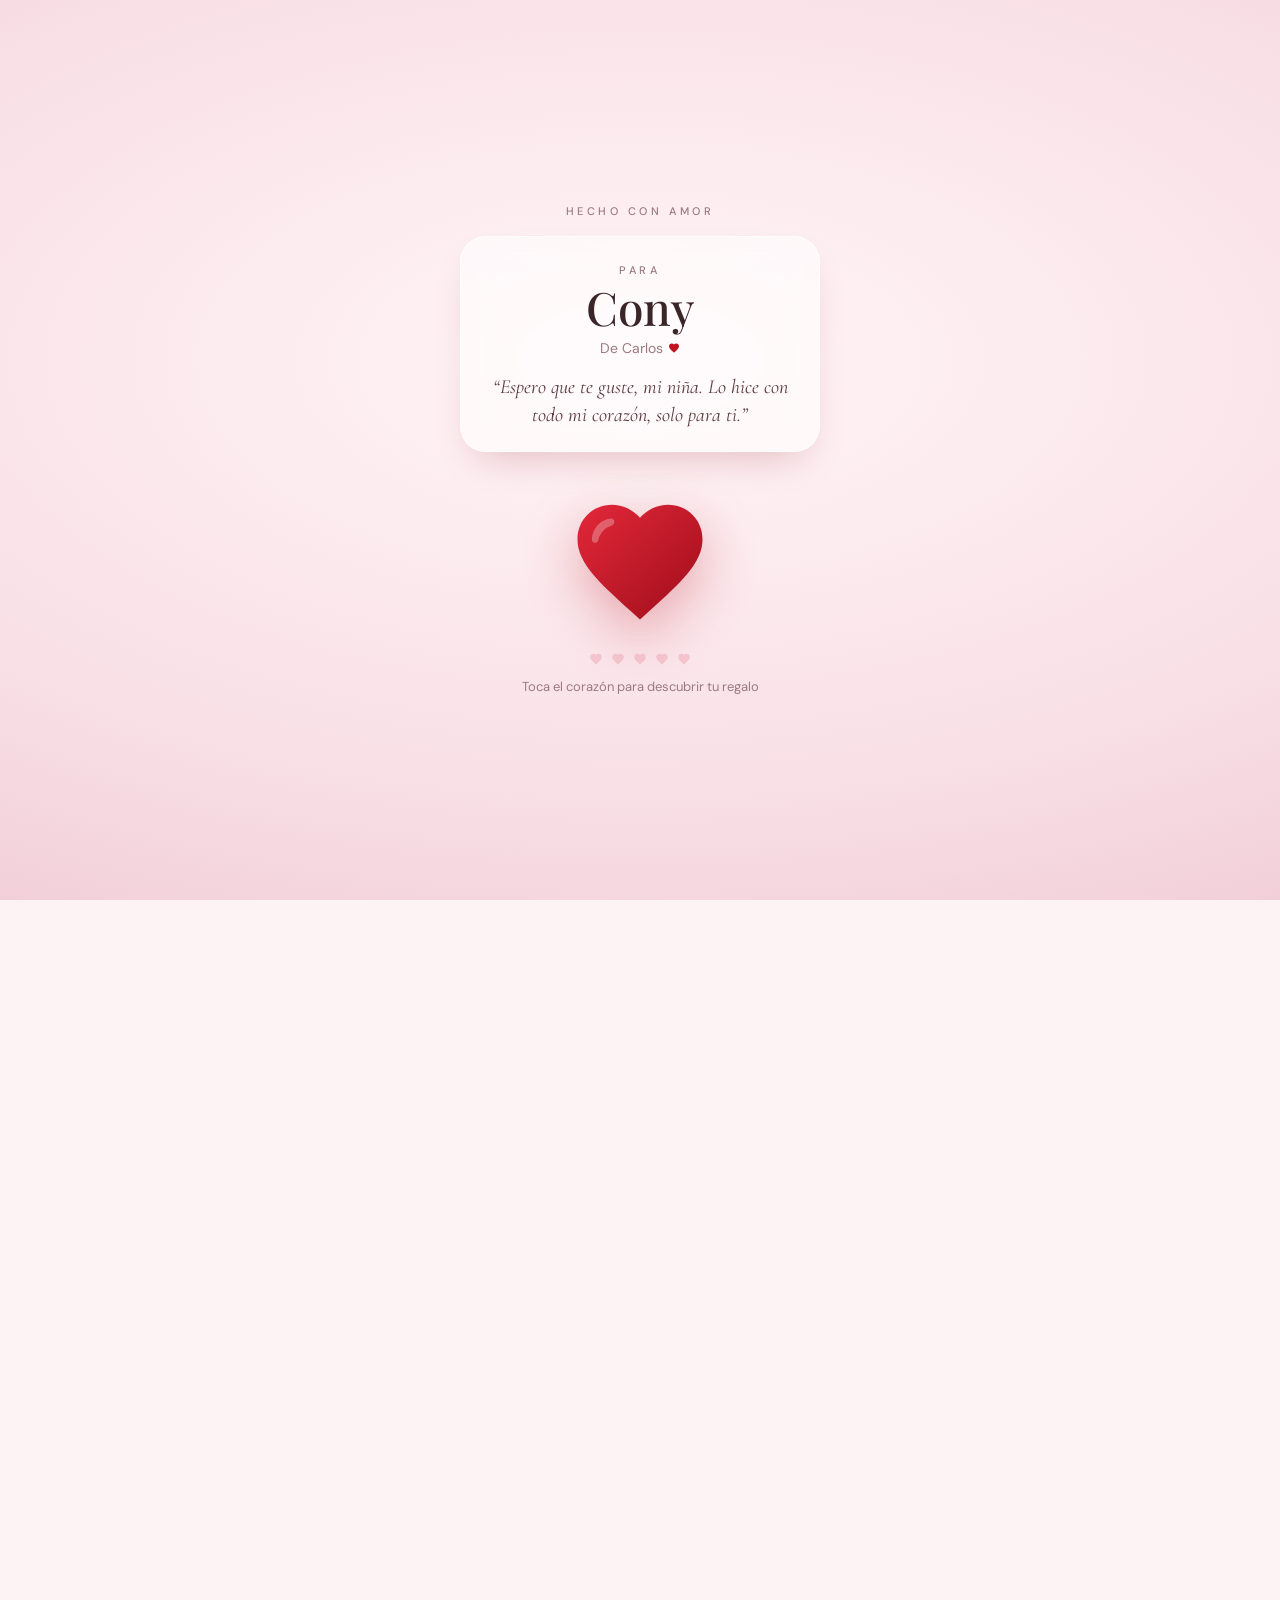
<file: para-cony/index.html>
<!DOCTYPE html>
<html lang="es">
<head>
<meta charset="utf-8">
<meta name="viewport" content="width=device-width, initial-scale=1, viewport-fit=cover">
<meta name="robots" content="noindex, nofollow, noarchive">
<meta name="theme-color" content="#f8e1e6">
<meta property="og:title" content="Tengo algo para ti 💗">
<meta property="og:description" content="Abre esto cuando estés lista.">
<title>Para ti 💗</title>
<link rel="icon" href="data:image/svg+xml,%3Csvg xmlns='http://www.w3.org/2000/svg' viewBox='0 0 24 24'%3E%3Cpath fill='%23c1121f' d='M12 21.35l-1.45-1.32C5.4 15.36 2 12.28 2 8.5 2 5.42 4.42 3 7.5 3c1.74 0 3.41.81 4.5 2.09C13.09 3.81 14.76 3 16.5 3 19.58 3 22 5.42 22 8.5c0 3.78-3.4 6.86-8.55 11.54L12 21.35z'/%3E%3C/svg%3E">
<link rel="preconnect" href="https://fonts.googleapis.com">
<link rel="preconnect" href="https://fonts.gstatic.com" crossorigin>
<link href="https://fonts.googleapis.com/css2?family=Cormorant+Garamond:ital,wght@1,400;1,500&family=DM+Sans:wght@400;500;700&family=Playfair+Display:ital,wght@0,400;0,500;0,600;1,400;1,500&display=swap" rel="stylesheet">
<style>
:root{
  --bg1:#fdf3f5; --bg2:#f8e1e6; --bg3:#f3d2da;
  --rose:#f2c4cd; --crimson:#c1121f; --crimson-d:#8f0e1a;
  --ink:#3a2529; --muted:#9b7a80; --line:rgba(193,18,31,.16);
  --card:rgba(255,255,255,.58); --card-b:rgba(255,255,255,.75);
  --shadow:0 18px 40px -18px rgba(143,14,26,.28);
  --serif:"Playfair Display", Georgia, serif;
  --script:"Cormorant Garamond", Georgia, serif;
  --sans:"DM Sans", system-ui, -apple-system, "Segoe UI", sans-serif;
  --heart:url("data:image/svg+xml,%3Csvg xmlns='http://www.w3.org/2000/svg' viewBox='0 0 24 24'%3E%3Cpath fill='%23c1121f' d='M12 21.35l-1.45-1.32C5.4 15.36 2 12.28 2 8.5 2 5.42 4.42 3 7.5 3c1.74 0 3.41.81 4.5 2.09C13.09 3.81 14.76 3 16.5 3 19.58 3 22 5.42 22 8.5c0 3.78-3.4 6.86-8.55 11.54L12 21.35z'/%3E%3C/svg%3E");
  --heart-pink:url("data:image/svg+xml,%3Csvg xmlns='http://www.w3.org/2000/svg' viewBox='0 0 24 24'%3E%3Cpath fill='%23e98a9b' d='M12 21.35l-1.45-1.32C5.4 15.36 2 12.28 2 8.5 2 5.42 4.42 3 7.5 3c1.74 0 3.41.81 4.5 2.09C13.09 3.81 14.76 3 16.5 3 19.58 3 22 5.42 22 8.5c0 3.78-3.4 6.86-8.55 11.54L12 21.35z'/%3E%3C/svg%3E");
}
*{box-sizing:border-box;margin:0;padding:0;-webkit-tap-highlight-color:transparent}
html{scroll-behavior:smooth}
html,body{overflow-x:hidden}
body{font-family:var(--sans);color:var(--ink);background:var(--bg1);min-height:100svh;-webkit-font-smoothing:antialiased}
body.locked{overflow:hidden;height:100svh}
img,video{display:block;max-width:100%}
button{font:inherit;color:inherit;border:0;background:none;cursor:pointer;touch-action:manipulation}
.bg{position:fixed;inset:0;z-index:-2;background:
  radial-gradient(120% 60% at 0% 0%, #fff6f8 0%, transparent 60%),
  radial-gradient(90% 50% at 100% 30%, #fbe3e8 0%, transparent 70%),
  linear-gradient(180deg,var(--bg1) 0%,var(--bg2) 55%,var(--bg3) 100%)}
.hearts-bg{position:fixed;inset:0;z-index:-1;pointer-events:none;overflow:hidden}
.hearts-bg i{position:absolute;bottom:-40px;width:var(--s);height:var(--s);background:var(--heart-pink) center/contain no-repeat;opacity:0;animation:rise var(--d) linear var(--delay) infinite}
@keyframes rise{0%{transform:translate(0,0) rotate(-10deg);opacity:0}10%{opacity:var(--o)}50%{transform:translate(var(--x),-55vh) rotate(12deg)}90%{opacity:var(--o)}100%{transform:translate(0,-110vh) rotate(-8deg);opacity:0}}

.wrap{max-width:480px;margin:0 auto;position:relative}
.eyebrow{font-size:11px;letter-spacing:.32em;text-transform:uppercase;color:var(--muted);font-weight:500}
.h2{font-family:var(--serif);font-weight:500;font-size:30px;line-height:1.15;margin-top:10px}
.h2 em{font-style:italic;color:var(--crimson)}
.sub{color:var(--muted);font-size:14px;margin-top:10px;line-height:1.5}
.section{padding:76px 22px 0;text-align:center;overflow-x:clip}
.card{background:var(--card);border:1px solid var(--card-b);border-radius:26px;box-shadow:var(--shadow);-webkit-backdrop-filter:blur(14px);backdrop-filter:blur(14px)}
.reveal{opacity:0;transform:translateY(28px);transition:opacity .9s ease,transform .9s cubic-bezier(.2,.7,.2,1)}
.reveal.in{opacity:1;transform:none}
.icon-heart{display:inline-block;width:.9em;height:.9em;background:var(--heart) center/contain no-repeat;vertical-align:-.08em}

/* ---------- INTRO ---------- */
#intro{position:fixed;inset:0;z-index:50;display:flex;align-items:center;justify-content:center;padding:calc(30px + env(safe-area-inset-top)) 26px 30px;text-align:center;
  background:radial-gradient(100% 70% at 50% 40%,#fff5f7 0%,#f8dfe5 70%,#f2cfd8 100%);transition:opacity 1s ease .5s, visibility 0s linear 1.6s}
#intro.done{opacity:0;visibility:hidden}
.intro-inner{max-width:360px;width:100%}
.intro-card{padding:26px 22px 22px;margin-top:18px}
.intro-name{font-family:var(--serif);font-weight:500;font-size:46px;line-height:1.05;margin:6px 0 8px}
.intro-from{font-size:14px;color:var(--muted)}
.intro-quote{font-family:var(--script);font-style:italic;font-size:20px;line-height:1.4;margin-top:16px;color:#5a3a40}
#bigHeart{display:block;margin:34px auto 6px;width:150px;height:150px;position:relative;transition:transform .25s cubic-bezier(.3,1.6,.5,1)}
#bigHeart svg{width:100%;height:100%;filter:drop-shadow(0 18px 26px rgba(193,18,31,.35));animation:beat 1.3s ease-in-out infinite}
#bigHeart.pop svg{animation:none}
#bigHeart .glow{position:absolute;inset:-18px;border-radius:50%;background:radial-gradient(circle,rgba(255,255,255,.75),transparent 65%);z-index:-1}
@keyframes beat{0%,100%{transform:scale(1)}14%{transform:scale(1.1)}28%{transform:scale(1)}42%{transform:scale(1.08)}70%{transform:scale(1)}}
.taps{display:flex;gap:8px;justify-content:center;margin:16px 0 12px}
.taps i{width:14px;height:14px;background:var(--heart-pink) center/contain no-repeat;opacity:.35;transition:transform .3s,opacity .3s}
.taps i.on{background-image:var(--heart);opacity:1;transform:scale(1.25)}
.intro-hint{font-size:13px;color:var(--muted);min-height:1.4em;transition:opacity .25s}
#intro.finale #bigHeart{transform:scale(9);opacity:0;transition:transform 1.1s cubic-bezier(.6,0,.4,1),opacity 1s ease .2s}
#intro.finale .intro-card,#intro.finale .taps,#intro.finale .intro-hint{opacity:0;transition:opacity .4s}

/* ---------- HERO ---------- */
.hero{position:relative;height:92svh;min-height:560px;border-radius:0 0 34px 34px;overflow:hidden;box-shadow:var(--shadow)}
.hero img{position:absolute;inset:0;width:100%;height:100%;object-fit:cover;transform:scale(1.08);transition:transform 2.4s cubic-bezier(.2,.7,.2,1)}
body.opened .hero img{transform:scale(1)}
.hero::after{content:"";position:absolute;inset:0;background:linear-gradient(180deg,rgba(20,6,10,.25) 0%,rgba(20,6,10,0) 30%,rgba(20,6,10,.15) 55%,rgba(40,8,16,.82) 100%)}
.hero-top{position:absolute;top:calc(16px + env(safe-area-inset-top));left:16px;right:16px;display:flex;justify-content:space-between;z-index:2}
.pill{font-size:11px;letter-spacing:.14em;text-transform:uppercase;color:#fff;padding:8px 12px;border-radius:999px;background:rgba(255,255,255,.18);border:1px solid rgba(255,255,255,.35);-webkit-backdrop-filter:blur(10px);backdrop-filter:blur(10px)}
.hero-text{position:absolute;left:0;right:0;bottom:0;padding:0 20px 76px;text-align:center;color:#fff;z-index:2}
.hero-text .eyebrow{color:rgba(255,255,255,.8)}
.hero-name{font-family:var(--serif);font-weight:500;font-size:52px;line-height:1;margin:8px 0 10px}
.hero-sub{font-family:var(--serif);font-style:italic;font-size:21px;opacity:.95}
.hero-date{font-size:11px;letter-spacing:.16em;text-transform:uppercase;margin-top:16px;opacity:.85}
.scroll-hint{position:absolute;bottom:20px;left:50%;transform:translateX(-50%);z-index:2;color:#fff;font-size:11px;letter-spacing:.2em;text-transform:uppercase;opacity:.8;display:flex;flex-direction:column;align-items:center;gap:6px}
.scroll-hint span{width:1px;height:22px;background:#fff;animation:drip 1.8s ease-in-out infinite;transform-origin:top}
@keyframes drip{0%{transform:scaleY(0)}50%{transform:scaleY(1)}100%{transform:scaleY(1);opacity:0}}

/* ---------- CONTADOR ---------- */
.counter{padding:30px 20px 26px;margin-top:26px}
.badge{display:inline-block;font-size:12px;font-weight:700;color:#fff;background:var(--crimson);padding:7px 14px;border-radius:999px;margin-bottom:14px;box-shadow:0 8px 18px -8px rgba(193,18,31,.6)}
.days{font-family:var(--serif);font-size:78px;line-height:1;color:var(--crimson);font-weight:500;font-variant-numeric:tabular-nums}
.days-label{font-size:12px;letter-spacing:.3em;text-transform:uppercase;margin-top:6px;font-weight:500}
.since{font-size:13px;color:var(--muted);margin-top:4px}
.clock{display:grid;grid-template-columns:repeat(3,1fr);gap:10px;margin-top:22px}
.clock div{background:rgba(255,255,255,.65);border-radius:16px;padding:12px 4px}
.clock b{display:block;font-family:var(--serif);font-size:26px;font-weight:500;font-variant-numeric:tabular-nums}
.clock small{font-size:10px;letter-spacing:.16em;text-transform:uppercase;color:var(--muted)}
.minutes{font-size:13px;color:var(--muted);margin-top:18px;line-height:1.5}
.minutes b{color:var(--crimson);font-weight:700}
.place{margin-top:14px;font-size:14px;display:flex;gap:6px;justify-content:center;align-items:center}

/* ---------- CANCIÓN ---------- */
.disc-wrap{position:relative;width:210px;height:210px;margin:30px auto 0}
.disc{width:100%;height:100%;border-radius:50%;overflow:hidden;box-shadow:0 22px 40px -16px rgba(143,14,26,.45),0 0 0 8px rgba(255,255,255,.7);animation:spin 14s linear infinite;animation-play-state:paused}
.disc.playing{animation-play-state:running}
.disc img{width:100%;height:100%;object-fit:cover;object-position:50% 40%}
.disc::after{content:"";position:absolute;inset:0;border-radius:50%;background:repeating-radial-gradient(circle,rgba(0,0,0,0) 0 6px,rgba(0,0,0,.05) 6px 7px)}
@keyframes spin{to{transform:rotate(360deg)}}
.disc-btn{position:absolute;left:50%;top:50%;transform:translate(-50%,-50%);width:62px;height:62px;border-radius:50%;background:var(--crimson);color:#fff;display:flex;align-items:center;justify-content:center;box-shadow:0 0 0 7px rgba(255,255,255,.55)}
.disc-btn svg{width:24px;height:24px}
.song-title{font-family:var(--serif);font-size:22px;margin-top:22px}
.song-artist{font-size:12px;letter-spacing:.2em;text-transform:uppercase;color:var(--muted);margin-top:4px}
.spotify{margin-top:20px;border-radius:16px;overflow:hidden;box-shadow:var(--shadow)}
.spotify iframe{display:block;width:100%;height:152px;border:0}

/* ---------- GALERÍA ---------- */
.carousel{position:relative;margin-top:28px}
.carousel{--sw:min(76vw,360px)}
.track{display:flex;gap:14px;overflow-x:auto;scroll-snap-type:x mandatory;padding:6px calc((100% - var(--sw))/2) 22px;scrollbar-width:none;-webkit-overflow-scrolling:touch;overscroll-behavior-x:contain}
.track::-webkit-scrollbar{display:none}
.slide{flex:0 0 var(--sw);scroll-snap-align:center;position:relative;aspect-ratio:3/4;border-radius:26px;overflow:hidden;box-shadow:var(--shadow);background:#eed3d9;transform:scale(.92);transition:transform .45s ease}
.slide.active{transform:scale(1)}
.slide img,.slide video{width:100%;height:100%;object-fit:cover}
.slide figcaption{position:absolute;left:0;right:0;bottom:0;padding:44px 16px 16px;text-align:left;color:#fff;font-family:var(--serif);font-style:italic;font-size:18px;background:linear-gradient(transparent,rgba(30,6,12,.7))}
.slide .live{position:absolute;top:12px;left:12px;font-size:10px;letter-spacing:.18em;font-weight:700;color:#fff;background:rgba(0,0,0,.3);padding:6px 9px;border-radius:999px;-webkit-backdrop-filter:blur(8px);backdrop-filter:blur(8px)}
.slide .snd{position:absolute;top:10px;right:10px;width:36px;height:36px;border-radius:50%;background:rgba(0,0,0,.35);color:#fff;display:flex;align-items:center;justify-content:center;-webkit-backdrop-filter:blur(8px);backdrop-filter:blur(8px);z-index:2}
.slide .snd svg{width:18px;height:18px}
.count-pill{position:absolute;top:18px;right:calc((100% - var(--sw))/2 + 12px);z-index:3;font-size:11px;font-weight:700;color:#fff;background:rgba(0,0,0,.32);padding:6px 10px;border-radius:999px;-webkit-backdrop-filter:blur(8px);backdrop-filter:blur(8px);pointer-events:none}
.car-nav{display:flex;align-items:center;justify-content:center;gap:16px}
.car-nav button{width:40px;height:40px;border-radius:50%;background:rgba(255,255,255,.7);display:flex;align-items:center;justify-content:center;color:var(--crimson);box-shadow:0 6px 16px -8px rgba(143,14,26,.4)}
.car-nav svg{width:18px;height:18px}
.progress{width:120px;height:3px;background:rgba(193,18,31,.15);border-radius:3px;overflow:hidden}
.progress i{display:block;height:100%;width:0;background:var(--crimson);border-radius:3px;transition:width .3s}
.tap-tip{font-size:12px;color:var(--muted);margin-top:12px}

/* ---------- CARTA ---------- */
.envelope-zone{margin-top:34px;display:flex;flex-direction:column;align-items:center}
.envelope{position:relative;width:270px;height:178px;perspective:900px;cursor:pointer;outline:none}
.env-back{position:absolute;inset:0;background:#e9a9b5;border-radius:12px;box-shadow:var(--shadow)}
.env-paper{position:absolute;left:14px;right:14px;top:12px;height:150px;background:#fffafb;border-radius:8px;padding:18px 16px;transition:transform .9s cubic-bezier(.5,0,.3,1) .45s;z-index:1}
.env-paper p{font-family:var(--script);font-style:italic;font-size:17px;color:#5a3a40;text-align:left}
.env-paper span{display:block;height:6px;border-radius:3px;background:#f3dfe3;margin-top:10px}
.env-front{position:absolute;inset:0;background:linear-gradient(160deg,#f3bfc9,#eaa9b6);border-radius:12px;clip-path:polygon(0 0,50% 56%,100% 0,100% 100%,0 100%);z-index:2}
.env-flap{position:absolute;left:0;right:0;top:0;height:62%;background:linear-gradient(180deg,#f6cbd3,#e7a2b0);clip-path:polygon(0 0,100% 0,50% 100%);transform-origin:top;transition:transform .6s ease,z-index 0s linear .3s;z-index:3;border-radius:12px 12px 0 0}
.seal{position:absolute;left:50%;top:62%;transform:translate(-50%,-50%);width:48px;height:48px;border-radius:50%;background:radial-gradient(circle at 35% 35%,#e0303d,#9e0d19);z-index:4;display:flex;align-items:center;justify-content:center;box-shadow:0 6px 12px -4px rgba(0,0,0,.35);transition:opacity .3s}
.seal i{width:20px;height:20px;background:url("data:image/svg+xml,%3Csvg xmlns='http://www.w3.org/2000/svg' viewBox='0 0 24 24'%3E%3Cpath fill='%23ffd9de' d='M12 21.35l-1.45-1.32C5.4 15.36 2 12.28 2 8.5 2 5.42 4.42 3 7.5 3c1.74 0 3.41.81 4.5 2.09C13.09 3.81 14.76 3 16.5 3 19.58 3 22 5.42 22 8.5c0 3.78-3.4 6.86-8.55 11.54L12 21.35z'/%3E%3C/svg%3E") center/contain no-repeat}
.envelope.open .env-flap{transform:rotateX(180deg);z-index:0}
.envelope.open .seal{opacity:0}
.envelope.open .env-paper{transform:translateY(-92px)}
.env-tip{font-size:13px;color:var(--muted);margin-top:18px;animation:nudge 2s ease-in-out infinite}
@keyframes nudge{0%,100%{transform:translateY(0)}50%{transform:translateY(-4px)}}
.envelope-zone.gone{display:none}
.letter{display:none;margin-top:30px;padding:30px 24px 26px;text-align:left}
.letter.show{display:block;animation:unfold .9s cubic-bezier(.2,.7,.2,1)}
@keyframes unfold{from{opacity:0;transform:translateY(30px) scale(.96)}to{opacity:1;transform:none}}
.letter p{font-family:var(--script);font-style:italic;font-size:21px;line-height:1.5;color:#43292e;margin-bottom:16px;opacity:0;transform:translateY(10px);transition:opacity .8s,transform .8s}
.letter p.in{opacity:1;transform:none}
.letter .sign{font-family:var(--script);font-style:italic;font-size:22px;margin-top:8px}
.letter .sign-name{font-size:11px;letter-spacing:.28em;text-transform:uppercase;color:var(--muted);margin-top:10px}

/* ---------- LÍNEA DEL TIEMPO ---------- */
.timeline{position:relative;margin-top:34px;text-align:left;padding-left:22px}
.timeline::before{content:"";position:absolute;left:6px;top:8px;bottom:8px;width:2px;background:linear-gradient(var(--crimson),rgba(193,18,31,.15))}
.tl-item{position:relative;margin-bottom:18px}
.tl-item::before{content:"";position:absolute;left:-21px;top:24px;width:12px;height:12px;border-radius:50%;background:var(--crimson);box-shadow:0 0 0 5px rgba(193,18,31,.15)}
.tl-card{display:flex;gap:14px;padding:16px;align-items:flex-start}
.tl-card img{width:58px;height:58px;border-radius:50%;object-fit:cover;flex:0 0 58px;box-shadow:0 0 0 3px #fff}
.tl-icon{width:58px;height:58px;border-radius:50%;flex:0 0 58px;background:#fff;box-shadow:0 0 0 3px #fff,0 6px 14px -6px rgba(143,14,26,.35);display:flex;align-items:center;justify-content:center;font-size:28px}
.hero-name{transition:opacity .45s ease,transform .45s ease}
.hero-name.swap{opacity:0;transform:translateY(8px)}
.tl-date{font-size:11px;letter-spacing:.14em;text-transform:uppercase;color:var(--crimson);font-weight:700;margin-bottom:3px}
.tl-title{font-family:var(--serif);font-size:19px;line-height:1.2}
.tl-text{font-size:14px;line-height:1.5;color:#6b5157;margin-top:6px}

/* ---------- VOZ ---------- */
.voice{padding:18px;margin-top:28px;text-align:left}
.voice-head{display:flex;align-items:center;gap:12px}
.voice-head .mic{width:40px;height:40px;border-radius:50%;background:var(--crimson);display:flex;align-items:center;justify-content:center;color:#fff}
.voice-head .mic svg{width:18px;height:18px}
.voice-head small{font-size:10px;letter-spacing:.2em;text-transform:uppercase;color:var(--muted)}
.voice-head b{display:block;font-size:15px}
.wave{display:flex;align-items:center;gap:3px;height:54px;margin:16px 0 10px}
.wave i{flex:1;border-radius:2px;background:rgba(193,18,31,.22);transition:background .2s}
.wave i.on{background:var(--crimson)}
.voice-ctrl{display:flex;align-items:center;gap:12px}
.voice-ctrl button{width:46px;height:46px;border-radius:50%;background:var(--crimson);color:#fff;display:flex;align-items:center;justify-content:center;flex:0 0 46px}
.voice-ctrl button svg{width:20px;height:20px}
.voice-bar{flex:1;height:3px;background:rgba(193,18,31,.15);border-radius:3px;overflow:hidden}
.voice-bar i{display:block;height:100%;width:0;background:var(--crimson)}
.voice-time{font-size:12px;color:var(--muted);font-variant-numeric:tabular-nums;min-width:34px;text-align:right}

/* ---------- RAZONES ---------- */
.deck{position:relative;height:300px;margin:34px auto 0;max-width:330px;touch-action:pan-y}
.rcard{position:absolute;inset:0;border-radius:26px;display:flex;flex-direction:column;align-items:center;justify-content:center;padding:30px 26px;text-align:center;box-shadow:var(--shadow);background:#fff;transition:transform .5s cubic-bezier(.2,.7,.2,1),opacity .5s;user-select:none;-webkit-user-select:none}
.rcard:nth-child(3n+1){background:linear-gradient(160deg,#fff,#fde8ec)}
.rcard:nth-child(3n+2){background:linear-gradient(160deg,#fff4f6,#f8d6dd)}
.rcard:nth-child(3n){background:linear-gradient(160deg,#fffafa,#f6e2e6)}
.rcard .num{font-family:var(--serif);font-style:italic;font-size:15px;color:var(--crimson)}
.rcard .txt{font-family:var(--serif);font-size:23px;line-height:1.3;margin-top:14px}
.rcard .icon-heart{font-size:22px;margin-top:18px}
.rcard.final{background:linear-gradient(160deg,#c1121f,#8f0e1a);color:#fff}
.rcard.final .num{color:#ffd9de}
.rcard.final .icon-heart{filter:brightness(0) invert(1)}
.rcard.fly{transform:translate(var(--fx,120%),-10px) rotate(var(--fr,18deg)) !important;opacity:0 !important;pointer-events:none}
.rcard.gone{visibility:hidden}
.deck-tip{font-size:12px;color:var(--muted);margin-top:16px;min-height:1.4em}
.again{margin-top:12px;font-size:13px;font-weight:700;color:var(--crimson);padding:10px 18px;border-radius:999px;background:rgba(255,255,255,.7);display:none}

/* ---------- RASCA ---------- */
.scratch{position:relative;width:78%;max-width:330px;aspect-ratio:3/4;margin:34px auto 0;border-radius:26px;overflow:hidden;box-shadow:var(--shadow)}
.scratch img{width:100%;height:100%;object-fit:cover}
.scratch .msg{position:absolute;left:0;right:0;bottom:0;padding:60px 18px 20px;color:#fff;font-family:var(--serif);font-style:italic;font-size:21px;line-height:1.3;background:linear-gradient(transparent,rgba(30,6,12,.75))}
.scratch canvas{position:absolute;inset:0;width:100%;height:100%;touch-action:none;transition:opacity .8s}
.scratch canvas.cleared{opacity:0;pointer-events:none}

/* ---------- PREGUNTA ---------- */
.ask{padding:30px 18px 24px;margin-top:30px}
.ask-q{font-family:var(--serif);font-size:25px;line-height:1.25}
.ask-zone{position:relative;height:170px;margin-top:10px}
.btn-yes,.btn-no{position:absolute;top:50%;padding:14px 28px;border-radius:999px;font-weight:700;font-size:16px;transition:transform .3s cubic-bezier(.3,1.5,.5,1),left .35s ease,top .35s ease;white-space:nowrap}
.btn-yes{left:14%;transform:translateY(-50%) scale(var(--grow,1));background:var(--crimson);color:#fff;box-shadow:0 12px 24px -10px rgba(193,18,31,.7);z-index:2}
.btn-no{right:14%;transform:translateY(-50%);background:rgba(255,255,255,.8);color:var(--ink)}
.ask-note{font-size:13px;color:var(--muted);min-height:1.4em}

/* ---------- FINAL / MODAL ---------- */
.celebrate{position:fixed;inset:0;z-index:60;display:flex;align-items:center;justify-content:center;padding:24px;background:rgba(58,15,24,.45);-webkit-backdrop-filter:blur(8px);backdrop-filter:blur(8px);opacity:0;visibility:hidden;transition:opacity .5s,visibility 0s linear .5s}
.celebrate.show{opacity:1;visibility:visible;transition:opacity .5s}
.cel-card{width:100%;max-width:360px;background:#fff8f9;border-radius:30px;overflow:hidden;text-align:center;box-shadow:0 30px 60px -20px rgba(0,0,0,.5);transform:scale(.85);transition:transform .6s cubic-bezier(.3,1.5,.5,1)}
.celebrate.show .cel-card{transform:none}
.cel-card img{width:100%;height:260px;object-fit:cover;object-position:50% 18%}
.cel-body{padding:22px 22px 24px}
.cel-title{font-family:var(--serif);font-size:26px;color:var(--crimson)}
.cel-text{font-family:var(--script);font-style:italic;font-size:20px;line-height:1.45;margin-top:10px;color:#4a2e34}
.cel-love{font-family:var(--serif);font-size:20px;margin-top:14px}
.cel-close{margin-top:18px;font-size:13px;font-weight:700;color:var(--crimson);padding:10px 18px;border-radius:999px;background:#fbe4e8}

footer{padding:70px 22px calc(50px + env(safe-area-inset-bottom));text-align:center}
footer .big{font-family:var(--serif);font-style:italic;font-size:28px;color:var(--crimson)}
footer p{font-size:12px;color:var(--muted);margin-top:10px;letter-spacing:.08em}

/* ---------- LIGHTBOX ---------- */
.lightbox{position:fixed;inset:0;z-index:70;background:rgba(18,6,9,.97);opacity:0;visibility:hidden;transition:opacity .35s,visibility 0s linear .35s}
.lightbox.show{opacity:1;visibility:visible;transition:opacity .35s}
.lb-track{display:flex;height:100%;overflow-x:auto;scroll-snap-type:x mandatory;scrollbar-width:none}
.lb-track::-webkit-scrollbar{display:none}
.lb-item{flex:0 0 100%;height:100%;scroll-snap-align:center;display:flex;flex-direction:column;align-items:center;justify-content:center;padding:calc(64px + env(safe-area-inset-top)) 12px calc(70px + env(safe-area-inset-bottom))}
.lb-item img,.lb-item video{max-height:100%;max-width:100%;border-radius:14px;object-fit:contain}
.lb-cap{position:absolute;left:0;right:0;bottom:calc(22px + env(safe-area-inset-bottom));text-align:center;color:#fff;font-family:var(--serif);font-style:italic;font-size:18px;padding:0 20px;pointer-events:none}
.lb-close{position:absolute;top:calc(14px + env(safe-area-inset-top));right:14px;width:42px;height:42px;border-radius:50%;background:rgba(255,255,255,.14);color:#fff;font-size:22px;z-index:2}
.lb-count{position:absolute;top:calc(24px + env(safe-area-inset-top));left:0;right:0;text-align:center;color:rgba(255,255,255,.75);font-size:12px;letter-spacing:.14em;pointer-events:none}

/* ---------- MÚSICA FLOTANTE ---------- */
.music-fab{position:fixed;right:16px;bottom:calc(16px + env(safe-area-inset-bottom));z-index:40;width:48px;height:48px;border-radius:50%;background:var(--crimson);color:#fff;display:none;align-items:center;justify-content:center;box-shadow:0 10px 22px -8px rgba(143,14,26,.7)}
.music-fab.show{display:flex}
.music-fab svg{width:20px;height:20px}
.music-fab.playing svg{animation:spin 4s linear infinite}

/* ---------- CORAZONES AL TOCAR ---------- */
.fx{position:fixed;pointer-events:none;z-index:80;width:var(--s,22px);height:var(--s,22px);background:var(--heart) center/contain no-repeat;left:0;top:0;margin:calc(var(--s,22px)/-2) 0 0 calc(var(--s,22px)/-2)}
.fx.up{animation:fxUp 1.1s ease-out forwards}
@keyframes fxUp{0%{transform:translate(0,0) scale(.4);opacity:1}100%{transform:translate(var(--dx,0),-90px) scale(1.1);opacity:0}}
.fx.burst{animation:fxBurst var(--t,1.3s) cubic-bezier(.15,.7,.3,1) forwards}
@keyframes fxBurst{0%{transform:translate(0,0) scale(.3) rotate(0);opacity:1}80%{opacity:1}100%{transform:translate(var(--dx),var(--dy)) scale(1) rotate(var(--r));opacity:0}}

@media (prefers-reduced-motion:reduce){
  .hearts-bg{display:none}
  #bigHeart svg,.disc,.env-tip{animation:none}
  .reveal{transition:none;opacity:1;transform:none}
}
</style>
</head>
<body class="locked">
<div class="bg"></div>
<div class="hearts-bg" id="heartsBg"></div>

<!-- ============ INTRO ============ -->
<div id="intro" role="dialog" aria-label="Regalo">
  <div class="intro-inner">
    <p class="eyebrow">Hecho con amor</p>
    <div class="card intro-card">
      <p class="eyebrow">Para</p>
      <h1 class="intro-name" data-ella></h1>
      <p class="intro-from">De <span data-el></span> <i class="icon-heart"></i></p>
      <p class="intro-quote" id="introQuote"></p>
    </div>
    <button id="bigHeart" aria-label="Toca el corazón">
      <span class="glow"></span>
      <svg viewBox="0 0 24 24"><defs><linearGradient id="hg" x1="0" y1="0" x2="1" y2="1"><stop offset="0" stop-color="#e3283a"/><stop offset="1" stop-color="#9e0d19"/></linearGradient></defs><path fill="url(#hg)" d="M12 21.35l-1.45-1.32C5.4 15.36 2 12.28 2 8.5 2 5.42 4.42 3 7.5 3c1.74 0 3.41.81 4.5 2.09C13.09 3.81 14.76 3 16.5 3 19.58 3 22 5.42 22 8.5c0 3.78-3.4 6.86-8.55 11.54L12 21.35z"/><path fill="#fff" opacity=".28" d="M7.3 5.2c-1.6.2-2.9 1.5-3 3.3-.1.6.8.8 1 .2.3-1.2 1.1-2.1 2.2-2.4.6-.2.5-1.2-.2-1.1z"/></svg>
    </button>
    <div class="taps" id="taps"><i></i><i></i><i></i><i></i><i></i></div>
    <p class="intro-hint" id="introHint">Toca el corazón para descubrir tu regalo</p>
  </div>
</div>

<main class="wrap" id="main">
  <!-- ============ PORTADA ============ -->
  <header class="hero">
    <img id="heroImg" alt="Nosotros" fetchpriority="high">
    <div class="hero-top"><span class="pill">1 año</span><span class="pill">♡ Solo para ti</span></div>
    <div class="hero-text">
      <p class="eyebrow">Para</p>
      <h1 class="hero-name" data-ella></h1>
      <p class="hero-sub"><span data-el></span> y tú</p>
      <p class="hero-date" id="heroDate"></p>
    </div>
    <div class="scroll-hint">Desliza<span></span></div>
  </header>

  <!-- ============ CONTADOR ============ -->
  <section class="section">
    <div class="reveal">
      <p class="eyebrow">Recuerdos</p>
      <h2 class="h2">Un año <em>contigo</em></h2>
    </div>
    <div class="card counter reveal">
      <div class="badge" id="badge" hidden></div>
      <div class="days" id="days">0</div>
      <div class="days-label">Días juntos</div>
      <div class="since" id="since"></div>
      <div class="clock">
        <div><b id="hh">00</b><small>Horas</small></div>
        <div><b id="mm">00</b><small>Min</small></div>
        <div><b id="ss">00</b><small>Seg</small></div>
      </div>
      <p class="minutes">Eso es más de <b id="totalMin">0</b> minutos queriéndote.</p>
      <p class="place" id="place" hidden></p>
    </div>
  </section>

  <!-- ============ CANCIÓN ============ -->
  <section class="section" id="songSection" hidden>
    <div class="reveal">
      <p class="eyebrow">Nuestra canción</p>
      <h2 class="h2">La que suena a <em>nosotros</em></h2>
    </div>
    <div class="disc-wrap reveal">
      <div class="disc" id="disc"><img id="discImg" alt=""></div>
      <button class="disc-btn" id="discBtn" aria-label="Reproducir"></button>
    </div>
    <p class="song-title reveal" id="songTitle"></p>
    <p class="song-artist reveal" id="songArtist"></p>
    <div class="spotify reveal" id="spotify" hidden></div>
  </section>

  <!-- ============ GALERÍA ============ -->
  <section class="section" style="padding-left:0;padding-right:0">
    <div class="reveal" style="padding:0 22px">
      <p class="eyebrow">Galería</p>
      <h2 class="h2">Momentos que <em>no se borran</em></h2>
    </div>
    <div class="carousel reveal">
      <div class="count-pill" id="countPill">1 / 1</div>
      <div class="track" id="track"></div>
      <div class="car-nav">
        <button id="prev" aria-label="Anterior"><svg viewBox="0 0 24 24" fill="none" stroke="currentColor" stroke-width="2.4" stroke-linecap="round" stroke-linejoin="round"><path d="M15 18l-6-6 6-6"/></svg></button>
        <div class="progress"><i id="progress"></i></div>
        <button id="next" aria-label="Siguiente"><svg viewBox="0 0 24 24" fill="none" stroke="currentColor" stroke-width="2.4" stroke-linecap="round" stroke-linejoin="round"><path d="M9 18l6-6-6-6"/></svg></button>
      </div>
      <p class="tap-tip">Desliza y toca una foto para verla en grande</p>
    </div>
  </section>

  <!-- ============ CARTA ============ -->
  <section class="section">
    <div class="reveal">
      <p class="eyebrow">Una carta para ti</p>
      <h2 class="h2">Lo que <em>siento</em> por ti</h2>
    </div>
    <div class="envelope-zone reveal" id="envZone">
      <div class="envelope" id="envelope" role="button" tabindex="0" aria-label="Abrir la carta">
        <div class="env-back"></div>
        <div class="env-paper"><p>Para ti…</p><span></span><span style="width:80%"></span><span style="width:60%"></span></div>
        <div class="env-front"></div>
        <div class="env-flap"></div>
        <div class="seal"><i></i></div>
      </div>
      <p class="env-tip">Toca el sobre para abrirlo</p>
    </div>
    <article class="card letter" id="letter"></article>
  </section>

  <!-- ============ LÍNEA DEL TIEMPO ============ -->
  <section class="section">
    <div class="reveal">
      <p class="eyebrow">Nuestra historia</p>
      <h2 class="h2">Nuestra <em>línea</em> del tiempo</h2>
    </div>
    <div class="timeline" id="timeline"></div>
    <div class="card voice reveal" id="voice" hidden>
      <div class="voice-head">
        <div class="mic"><svg viewBox="0 0 24 24" fill="currentColor"><path d="M12 14a3 3 0 0 0 3-3V5a3 3 0 1 0-6 0v6a3 3 0 0 0 3 3zm5-3a5 5 0 0 1-10 0H5a7 7 0 0 0 6 6.92V21h2v-3.08A7 7 0 0 0 19 11h-2z"/></svg></div>
        <div><small>Mensaje de voz</small><b>De <span data-el></span></b></div>
      </div>
      <div class="wave" id="wave"></div>
      <div class="voice-ctrl">
        <button id="voiceBtn" aria-label="Reproducir mensaje"></button>
        <div class="voice-bar"><i id="voiceBar"></i></div>
        <span class="voice-time" id="voiceTime">0:00</span>
      </div>
    </div>
  </section>

  <!-- ============ RAZONES ============ -->
  <section class="section">
    <div class="reveal">
      <p class="eyebrow">Para que nunca lo olvides</p>
      <h2 class="h2">Razones por las que <em>te amo</em></h2>
    </div>
    <div class="deck reveal" id="deck"></div>
    <p class="deck-tip" id="deckTip">Toca o desliza la tarjeta</p>
    <button class="again" id="again">Verlas otra vez ↺</button>
  </section>

  <!-- ============ RASCA ============ -->
  <section class="section">
    <div class="reveal">
      <p class="eyebrow">Una sorpresa</p>
      <h2 class="h2">Rasca con tu <em>dedo</em></h2>
    </div>
    <div class="scratch reveal" id="scratch">
      <img id="scratchImg" alt="">
      <div class="msg" id="scratchMsg"></div>
      <canvas id="scratchCanvas"></canvas>
    </div>
  </section>

  <!-- ============ PREGUNTA ============ -->
  <section class="section">
    <div class="card ask reveal">
      <p class="eyebrow">Una última cosa</p>
      <p class="ask-q" id="askQ" style="margin-top:12px"></p>
      <div class="ask-zone" id="askZone">
        <button class="btn-yes" id="yes">Sí 💗</button>
        <button class="btn-no" id="no">No</button>
      </div>
      <p class="ask-note" id="askNote"></p>
    </div>
  </section>

  <footer>
    <p class="big">Te amo <i class="icon-heart"></i></p>
    <p>Hecho con todo mi amor por <span data-el></span></p>
    <p id="footDate"></p>
  </footer>
</main>

<div class="celebrate" id="celebrate">
  <div class="cel-card">
    <img id="celImg" alt="">
    <div class="cel-body">
      <p class="cel-title" id="celTitle"></p>
      <p class="cel-text" id="celText"></p>
      <p class="cel-love">Te amo <i class="icon-heart"></i></p>
      <button class="cel-close" id="celClose">Seguir viendo</button>
    </div>
  </div>
</div>

<div class="lightbox" id="lightbox" aria-hidden="true">
  <div class="lb-count" id="lbCount"></div>
  <button class="lb-close" id="lbClose" aria-label="Cerrar">✕</button>
  <div class="lb-track" id="lbTrack"></div>
  <div class="lb-cap" id="lbCap"></div>
</div>

<button class="music-fab" id="musicFab" aria-label="Música"></button>

<script src="config.js"></script>
<script>
(function(){
"use strict";
var C = window.CONFIG || {};
var $ = function(id){ return document.getElementById(id); };
var MESES = ["enero","febrero","marzo","abril","mayo","junio","julio","agosto","septiembre","octubre","noviembre","diciembre"];
var ICON = {
  play:'<svg viewBox="0 0 24 24" fill="currentColor"><path d="M8 5.14v13.72a1 1 0 0 0 1.52.85l10.6-6.86a1 1 0 0 0 0-1.7L9.52 4.29A1 1 0 0 0 8 5.14z"/></svg>',
  pause:'<svg viewBox="0 0 24 24" fill="currentColor"><rect x="6" y="5" width="4" height="14" rx="1.2"/><rect x="14" y="5" width="4" height="14" rx="1.2"/></svg>',
  muted:'<svg viewBox="0 0 24 24" fill="none" stroke="currentColor" stroke-width="2" stroke-linecap="round" stroke-linejoin="round"><path d="M11 5L6 9H2v6h4l5 4V5z"/><path d="M23 9l-6 6M17 9l6 6"/></svg>',
  sound:'<svg viewBox="0 0 24 24" fill="none" stroke="currentColor" stroke-width="2" stroke-linecap="round" stroke-linejoin="round"><path d="M11 5L6 9H2v6h4l5 4V5z"/><path d="M15.5 8.5a5 5 0 0 1 0 7M19 5a10 10 0 0 1 0 14"/></svg>',
  note:'<svg viewBox="0 0 24 24" fill="currentColor"><path d="M12 3v10.55A4 4 0 1 0 14 17V7h4V3h-6z"/></svg>'
};
var reduceMotion = window.matchMedia && window.matchMedia("(prefers-reduced-motion: reduce)").matches;

/* ---------- textos básicos ---------- */
var ella = C.nombreElla || "Mi amor", el = C.nombreEl || "";
document.querySelectorAll("[data-ella]").forEach(function(n){ n.textContent = ella; });
document.querySelectorAll("[data-el]").forEach(function(n){ n.textContent = el; });
/* apodos que cambian en la portada */
var apodos = (C.apodos || []).filter(Boolean);
if (apodos.length > 1 && !reduceMotion){
  var hn = document.querySelector(".hero-name"), ai = 0;
  setInterval(function(){
    hn.classList.add("swap");
    setTimeout(function(){ ai = (ai + 1) % apodos.length; hn.textContent = apodos[ai]; hn.classList.remove("swap"); }, 450);
  }, 2600);
}
$("introQuote").textContent = C.fraseInicio ? "“" + C.fraseInicio + "”" : "";

var p = String(C.fechaInicio || "2025-11-22").split("-").map(Number);
var start = new Date(p[0], (p[1]||1)-1, p[2]||1, 0, 0, 0);
var fechaLarga = start.getDate() + " de " + MESES[start.getMonth()] + " de " + start.getFullYear();
$("heroDate").textContent = (el ? "De " + el + " · " : "") + start.getDate() + " de " + MESES[start.getMonth()] + ", " + start.getFullYear();
$("since").textContent = "desde el " + fechaLarga;
var hoy = new Date();
$("footDate").textContent = hoy.getDate() + " · " + MESES[hoy.getMonth()] + " · " + hoy.getFullYear();
$("heroImg").src = C.fotoPortada || "";
if (C.dondeEmpezo){ var pl = $("place"); pl.hidden = false; pl.textContent = "📍 Todo empezó en " + C.dondeEmpezo; }

/* ---------- corazones de fondo ---------- */
if (!reduceMotion){
  var hb = $("heartsBg");
  for (var i=0;i<14;i++){
    var h = document.createElement("i");
    h.style.left = (Math.random()*100) + "%";
    h.style.setProperty("--s", (10 + Math.random()*20) + "px");
    h.style.setProperty("--d", (12 + Math.random()*14) + "s");
    h.style.setProperty("--delay", (-Math.random()*20) + "s");
    h.style.setProperty("--x", (Math.random()*80-40) + "px");
    h.style.setProperty("--o", (0.25 + Math.random()*0.4).toFixed(2));
    hb.appendChild(h);
  }
}

/* ---------- efectos de corazones ---------- */
function floatHeart(x, y){
  var d = document.createElement("i");
  d.className = "fx up";
  d.style.left = x + "px"; d.style.top = y + "px";
  d.style.setProperty("--s", (16 + Math.random()*16) + "px");
  d.style.setProperty("--dx", (Math.random()*40-20) + "px");
  document.body.appendChild(d);
  setTimeout(function(){ d.remove(); }, 1200);
}
function burst(x, y, n, spread){
  n = n || 18; spread = spread || 160;
  for (var i=0;i<n;i++){
    var d = document.createElement("i");
    var a = Math.random()*Math.PI*2, r = spread*(0.4+Math.random()*0.8);
    d.className = "fx burst";
    d.style.left = x + "px"; d.style.top = y + "px";
    d.style.setProperty("--s", (12 + Math.random()*22) + "px");
    d.style.setProperty("--dx", Math.cos(a)*r + "px");
    d.style.setProperty("--dy", (Math.sin(a)*r - 40) + "px");
    d.style.setProperty("--r", (Math.random()*90-45) + "deg");
    d.style.setProperty("--t", (0.9 + Math.random()*0.8) + "s");
    if (Math.random() < .4) d.style.backgroundImage = "var(--heart-pink)";
    document.body.appendChild(d);
    (function(el){ setTimeout(function(){ el.remove(); }, 1900); })(d);
  }
}
function buzz(ms){ try{ if (navigator.vibrate) navigator.vibrate(ms); }catch(e){} }
document.addEventListener("pointerdown", function(e){
  if (!document.body.classList.contains("opened")) return;
  if (e.target.closest("button, canvas, .track, .lightbox, .deck, iframe, video, .celebrate")) return;
  floatHeart(e.clientX, e.clientY);
}, {passive:true});

/* ---------- INTRO: tocar el corazón ---------- */
var taps = 0, need = 5;
var tapMsgs = ["Cada toque abre un pedacito del recuerdo…", "Sigue…", "Ya casi…", "Un poquito más…", "💗"];
var big = $("bigHeart");
big.addEventListener("click", function(e){
  if (taps >= need) return;
  taps++;
  buzz(15);
  var r = big.getBoundingClientRect();
  burst(r.left + r.width/2, r.top + r.height/2, 10 + taps*3, 90 + taps*25);
  big.classList.add("pop");
  big.style.transform = "scale(" + (1 + taps*0.08) + ")";
  setTimeout(function(){ big.classList.remove("pop"); if (taps < need) big.style.transform = "scale(" + (1 + taps*0.06) + ")"; }, 220);
  $("taps").children[taps-1].classList.add("on");
  $("introHint").textContent = tapMsgs[Math.min(taps-1, tapMsgs.length-1)];
  if (taps >= need) openGift();
});
function openGift(){
  buzz([30,40,60]);
  var intro = $("intro");
  setTimeout(function(){
    burst(window.innerWidth/2, window.innerHeight/2, 46, Math.max(window.innerWidth, 380)*0.6);
    intro.classList.add("finale");
    intro.classList.add("done");
    document.body.classList.remove("locked");
    document.body.classList.add("opened");
    window.scrollTo(0,0);
    if (audio) playSong();
  }, 380);
}

/* ---------- contador ---------- */
function pad(n){ return (n<10?"0":"") + n; }
function tick(){
  var now = new Date(), diff = Math.max(0, now - start);
  var days = Math.floor(diff/86400000), rest = diff - days*86400000;
  $("days").textContent = days.toLocaleString("es-MX");
  $("hh").textContent = pad(Math.floor(rest/3600000));
  $("mm").textContent = pad(Math.floor(rest%3600000/60000));
  $("ss").textContent = pad(Math.floor(rest%60000/1000));
  $("totalMin").textContent = Math.floor(diff/60000).toLocaleString("es-MX");
  var years = now.getFullYear() - start.getFullYear();
  var b = $("badge");
  if (years > 0 && now.getMonth() === start.getMonth() && now.getDate() === start.getDate()){
    b.hidden = false; b.textContent = "🎉 ¡Hoy cumplimos " + years + (years === 1 ? " año" : " años") + "!";
  } else if (days >= 365){
    b.hidden = false; b.textContent = "💗 Más de " + Math.floor(days/365) + (Math.floor(days/365) === 1 ? " año" : " años") + " juntos";
  } else { b.hidden = true; }
}
tick(); setInterval(tick, 1000);

/* ---------- aparecer al hacer scroll ---------- */
var io = new IntersectionObserver(function(entries){
  entries.forEach(function(en){ if (en.isIntersecting){ en.target.classList.add("in"); io.unobserve(en.target); } });
}, {threshold:.15, rootMargin:"0px 0px -6% 0px"});
function observeReveals(){ document.querySelectorAll(".reveal:not(.in)").forEach(function(n){ io.observe(n); }); }

/* ---------- canción ---------- */
var song = C.cancion || {}, audio = null;
function setDisc(playing){
  $("disc").classList.toggle("playing", playing);
  $("discBtn").innerHTML = playing ? ICON.pause : ICON.play;
  var f = $("musicFab"); f.classList.toggle("playing", playing);
}
function playSong(){ if (!audio) return; audio.play().then(function(){ setDisc(true); }).catch(function(){ setDisc(false); }); }
if (song.spotify || song.archivo){
  $("songSection").hidden = false;
  $("discImg").src = C.fotoDisco || C.fotoPortada || "";
  $("songTitle").textContent = song.titulo || "";
  $("songArtist").textContent = song.artista || "";
  $("discBtn").innerHTML = ICON.play;
  if (song.archivo){
    audio = new Audio(song.archivo); audio.loop = true; audio.preload = "auto";
    audio.addEventListener("pause", function(){ setDisc(false); });
    audio.addEventListener("play", function(){ setDisc(true); });
    var fab = $("musicFab"); fab.classList.add("show"); fab.innerHTML = ICON.note;
    var toggle = function(){ if (audio.paused) playSong(); else audio.pause(); };
    fab.addEventListener("click", toggle);
    $("discBtn").addEventListener("click", toggle);
  } else {
    $("discBtn").addEventListener("click", function(){
      var d = $("disc"); var on = !d.classList.contains("playing"); setDisc(on);
      $("spotify").scrollIntoView({behavior:"smooth", block:"center"});
    });
  }
  var m = String(song.spotify || "").match(/(track|album|playlist)\/([A-Za-z0-9]+)/);
  if (m){
    var sp = $("spotify"); sp.hidden = false;
    var ifr = document.createElement("iframe");
    ifr.src = "https://open.spotify.com/embed/" + m[1] + "/" + m[2] + "?utm_source=generator";
    ifr.allow = "autoplay; clipboard-write; encrypted-media; fullscreen; picture-in-picture";
    ifr.loading = "lazy";
    sp.appendChild(ifr);
  }
}

/* ---------- galería ---------- */
var G = C.galeria || [], track = $("track"), slides = [];
G.forEach(function(item, i){
  var fig = document.createElement("figure");
  fig.className = "slide"; fig.dataset.i = i;
  if (item.tipo === "video"){
    var v = document.createElement("video");
    v.src = item.src; if (item.poster) v.poster = item.poster;
    v.muted = true; v.loop = true; v.playsInline = true; v.setAttribute("playsinline",""); v.setAttribute("muted","");
    v.preload = "metadata";
    fig.appendChild(v);
    var live = document.createElement("span"); live.className = "live"; live.textContent = "● EN VIVO"; fig.appendChild(live);
    if (item.sonido){
      var sb = document.createElement("button"); sb.className = "snd"; sb.innerHTML = ICON.muted; sb.setAttribute("aria-label","Sonido");
      sb.addEventListener("click", function(ev){ ev.stopPropagation(); v.muted = !v.muted; sb.innerHTML = v.muted ? ICON.muted : ICON.sound; if (v.paused) v.play().catch(function(){}); });
      fig.appendChild(sb);
    }
  } else {
    var img = document.createElement("img");
    img.src = item.src; img.alt = item.texto || ""; img.loading = i < 3 ? "eager" : "lazy"; img.decoding = "async";
    fig.appendChild(img);
  }
  if (item.texto){ var cap = document.createElement("figcaption"); cap.textContent = item.texto; fig.appendChild(cap); }
  fig.addEventListener("click", function(){ openLightbox(i); });
  track.appendChild(fig); slides.push(fig);
});
var current = 0;
function slideStep(){ return slides.length > 1 ? slides[1].offsetLeft - slides[0].offsetLeft : 1; }
function updateCarousel(){
  var idx = Math.round(track.scrollLeft / slideStep());
  idx = Math.max(0, Math.min(slides.length-1, idx));
  if (idx !== current || !slides[idx].classList.contains("active")){
    current = idx;
    slides.forEach(function(s, k){
      s.classList.toggle("active", k === idx);
      var v = s.querySelector("video");
      if (v){ if (k === idx) v.play().catch(function(){}); else v.pause(); }
    });
  }
  $("countPill").textContent = (idx+1) + " / " + slides.length;
  $("progress").style.width = ((idx+1)/slides.length*100) + "%";
}
var raf = 0;
track.addEventListener("scroll", function(){ cancelAnimationFrame(raf); raf = requestAnimationFrame(updateCarousel); }, {passive:true});
function goTo(i){ i = Math.max(0, Math.min(slides.length-1, i)); track.scrollTo({left: i*slideStep(), behavior:"smooth"}); }
$("prev").addEventListener("click", function(){ goTo(current-1); });
$("next").addEventListener("click", function(){ goTo(current+1); });
if (slides.length){ slides[0].classList.add("active"); }
// pausar videos del carrusel cuando no se ven
new IntersectionObserver(function(en){
  en.forEach(function(e){ var v = slides[current] && slides[current].querySelector("video"); if (!v) return; if (e.isIntersecting) v.play().catch(function(){}); else v.pause(); });
}, {threshold:.3}).observe(track);

/* ---------- lightbox ---------- */
var lb = $("lightbox"), lbTrack = $("lbTrack"), lbBuilt = false, lbIdx = 0;
function buildLightbox(){
  G.forEach(function(item){
    var d = document.createElement("div"); d.className = "lb-item";
    if (item.tipo === "video"){
      var v = document.createElement("video"); v.src = item.src; if (item.poster) v.poster = item.poster;
      v.controls = true; v.playsInline = true; v.setAttribute("playsinline",""); v.loop = true; v.preload = "none";
      d.appendChild(v);
    } else {
      var img = document.createElement("img"); img.src = item.src; img.alt = item.texto || ""; img.loading = "lazy"; d.appendChild(img);
    }
    lbTrack.appendChild(d);
  });
  lbBuilt = true;
}
function lbUpdate(){
  var i = Math.round(lbTrack.scrollLeft / lbTrack.clientWidth);
  i = Math.max(0, Math.min(G.length-1, i));
  if (i !== lbIdx){ var old = lbTrack.children[lbIdx].querySelector("video"); if (old) old.pause(); }
  lbIdx = i;
  $("lbCount").textContent = (i+1) + " / " + G.length;
  $("lbCap").textContent = G[i].texto || "";
}
function openLightbox(i){
  if (!lbBuilt) buildLightbox();
  var cv = slides[current] && slides[current].querySelector("video"); if (cv) cv.pause();
  lb.classList.add("show"); lb.setAttribute("aria-hidden","false");
  document.body.style.overflow = "hidden";
  lbIdx = i;
  requestAnimationFrame(function(){ lbTrack.scrollLeft = i * lbTrack.clientWidth; lbUpdate(); });
}
function closeLightbox(){
  lb.classList.remove("show"); lb.setAttribute("aria-hidden","true");
  document.body.style.overflow = "";
  lbTrack.querySelectorAll("video").forEach(function(v){ v.pause(); });
  goTo(lbIdx);
}
lbTrack.addEventListener("scroll", function(){ requestAnimationFrame(lbUpdate); }, {passive:true});
$("lbClose").addEventListener("click", closeLightbox);
document.addEventListener("keydown", function(e){
  if (!lb.classList.contains("show")) return;
  if (e.key === "Escape") closeLightbox();
  if (e.key === "ArrowRight") lbTrack.scrollBy({left: lbTrack.clientWidth, behavior:"smooth"});
  if (e.key === "ArrowLeft") lbTrack.scrollBy({left: -lbTrack.clientWidth, behavior:"smooth"});
});

/* ---------- carta ---------- */
var letter = $("letter");
(C.carta || []).forEach(function(t){ var pp = document.createElement("p"); pp.textContent = t; letter.appendChild(pp); });
var sign = document.createElement("p"); sign.className = "sign"; sign.innerHTML = "Con todo mi amor,<br>";
var sn = document.createElement("span"); sn.textContent = el + " "; sign.appendChild(sn);
var sh = document.createElement("i"); sh.className = "icon-heart"; sign.appendChild(sh);
letter.appendChild(sign);
var sname = document.createElement("p"); sname.className = "sign-name"; sname.textContent = "— " + el; letter.appendChild(sname);
$("envelope").addEventListener("keydown", function(e){ if (e.key === "Enter" || e.key === " "){ e.preventDefault(); this.click(); } });
$("envelope").addEventListener("click", function(){
  var env = $("envelope"); if (env.classList.contains("open")) return;
  env.classList.add("open"); buzz(20);
  var r = env.getBoundingClientRect(); burst(r.left + r.width/2, r.top + r.height/3, 22, 150);
  setTimeout(function(){
    $("envZone").classList.add("gone");
    letter.classList.add("show");
    var ps = letter.querySelectorAll("p");
    ps.forEach(function(pp, k){ setTimeout(function(){ pp.classList.add("in"); }, 350 + k*550); });
  }, 1500);
});

/* ---------- línea del tiempo ---------- */
var tl = $("timeline");
(C.lineaDelTiempo || []).forEach(function(it){
  var w = document.createElement("div"); w.className = "tl-item reveal";
  var c = document.createElement("div"); c.className = "card tl-card";
  if (it.foto){ var im = document.createElement("img"); im.src = it.foto; im.alt = ""; im.loading = "lazy"; c.appendChild(im); }
  else if (it.icono){ var ic = document.createElement("div"); ic.className = "tl-icon"; ic.textContent = it.icono; c.appendChild(ic); }
  var tx = document.createElement("div");
  if (it.fecha){ var dt = document.createElement("div"); dt.className = "tl-date"; dt.textContent = it.fecha; tx.appendChild(dt); }
  var ti = document.createElement("div"); ti.className = "tl-title"; ti.textContent = it.titulo || ""; tx.appendChild(ti);
  var te = document.createElement("div"); te.className = "tl-text"; te.textContent = it.texto || ""; tx.appendChild(te);
  c.appendChild(tx); w.appendChild(c); tl.appendChild(w);
});

/* ---------- mensaje de voz ---------- */
if (C.mensajeDeVoz){
  $("voice").hidden = false;
  var wave = $("wave"), bars = [], seed = 7;
  for (var b=0;b<44;b++){ seed = (seed*9301+49297)%233280; var hgt = 18 + (seed/233280)*82 * (0.55 + 0.45*Math.sin(b/4)); var bi = document.createElement("i"); bi.style.height = Math.max(12, Math.min(100, hgt)) + "%"; wave.appendChild(bi); bars.push(bi); }
  var va = new Audio(C.mensajeDeVoz); va.preload = "metadata";
  var vb = $("voiceBtn"); vb.innerHTML = ICON.play;
  var fmt = function(s){ s = Math.floor(s||0); return Math.floor(s/60) + ":" + pad(s%60); };
  va.addEventListener("loadedmetadata", function(){ if (isFinite(va.duration)) $("voiceTime").textContent = fmt(va.duration); });
  va.addEventListener("timeupdate", function(){
    var pr = va.duration ? va.currentTime/va.duration : 0;
    $("voiceBar").style.width = (pr*100) + "%";
    bars.forEach(function(x, k){ x.classList.toggle("on", k/bars.length < pr); });
    $("voiceTime").textContent = fmt(va.currentTime);
  });
  va.addEventListener("ended", function(){ vb.innerHTML = ICON.play; });
  vb.addEventListener("click", function(){
    if (va.paused){ if (audio && !audio.paused) audio.pause(); va.play(); vb.innerHTML = ICON.pause; }
    else { va.pause(); vb.innerHTML = ICON.play; }
  });
}

/* ---------- razones ---------- */
var deck = $("deck"), reasons = (C.razones || []).slice(), cards = [], top = 0;
function buildDeck(){
  deck.innerHTML = ""; cards = []; top = 0;
  var all = reasons.map(function(t, i){ return {num: "Razón #" + (i+1), txt: t}; });
  if (C.razonFinal) all.push({num: "Y la más importante…", txt: C.razonFinal, final: true});
  for (var i = all.length-1; i >= 0; i--){
    var c = document.createElement("div"); c.className = "rcard" + (all[i].final ? " final" : "");
    var n = document.createElement("div"); n.className = "num"; n.textContent = all[i].num;
    var t = document.createElement("div"); t.className = "txt"; t.textContent = all[i].txt;
    var h = document.createElement("i"); h.className = "icon-heart";
    c.appendChild(n); c.appendChild(t); c.appendChild(h);
    deck.appendChild(c); cards.unshift(c);
  }
  layoutDeck();
  $("again").style.display = "none";
  $("deckTip").textContent = "Toca o desliza la tarjeta · 1 de " + cards.length;
}
function layoutDeck(){
  cards.forEach(function(c, i){
    var k = i - top;
    if (k < 0) return;
    c.style.zIndex = 100 - k;
    c.style.transform = k > 3 ? "translateY(30px) scale(.86)" : "translateY(" + (k*10) + "px) scale(" + (1 - k*0.045) + ") rotate(" + (k%2 ? 2 : -2)*(k?1:0) + "deg)";
    c.style.opacity = k > 3 ? 0 : 1;
  });
}
function nextCard(dir){
  if (top >= cards.length) return;
  var c = cards[top];
  c.style.setProperty("--fx", (dir < 0 ? -130 : 130) + "%");
  c.style.setProperty("--fr", (dir < 0 ? -18 : 18) + "deg");
  c.classList.add("fly");
  setTimeout(function(){ c.classList.add("gone"); }, 520);
  buzz(10);
  top++;
  layoutDeck();
  if (top >= cards.length){
    var r = deck.getBoundingClientRect(); burst(r.left + r.width/2, r.top + r.height/2, 30, 170);
    $("deckTip").textContent = "Y aún me faltan muchas 💗";
    $("again").style.display = "inline-block";
  } else {
    $("deckTip").textContent = (top+1) + " de " + cards.length;
    if (cards[top].classList.contains("final")){ var r2 = deck.getBoundingClientRect(); burst(r2.left + r2.width/2, r2.top + r2.height/2, 24, 150); }
  }
}
var sx = null, sy = null;
deck.addEventListener("pointerdown", function(e){ sx = e.clientX; sy = e.clientY; });
deck.addEventListener("pointerup", function(e){
  if (sx === null) return;
  var dx = e.clientX - sx, dy = e.clientY - sy; sx = null;
  if (Math.abs(dy) > 40 && Math.abs(dy) > Math.abs(dx)) return;
  nextCard(dx < -20 ? -1 : 1);
});
deck.addEventListener("pointercancel", function(){ sx = null; });
$("again").addEventListener("click", buildDeck);
buildDeck();

/* ---------- rasca y gana ---------- */
$("scratchImg").src = C.fotoRasca || C.fotoPortada || "";
$("scratchMsg").textContent = C.textoRasca || "";
var cv = $("scratchCanvas"), ctx = cv.getContext("2d", {willReadFrequently:true}), scratched = false, drawing = false, last = null, moves = 0, dpr = 1;
function paintCover(){
  var r = cv.getBoundingClientRect(); if (!r.width) return;
  dpr = Math.min(window.devicePixelRatio || 1, 2);
  cv.width = Math.round(r.width*dpr); cv.height = Math.round(r.height*dpr);
  ctx.globalCompositeOperation = "source-over";
  var g = ctx.createLinearGradient(0, 0, cv.width, cv.height);
  g.addColorStop(0, "#f6c9d1"); g.addColorStop(.5, "#e88d9d"); g.addColorStop(1, "#c1121f");
  ctx.fillStyle = g; ctx.fillRect(0, 0, cv.width, cv.height);
  // corazoncitos decorativos
  ctx.fillStyle = "rgba(255,255,255,.18)";
  for (var i=0;i<26;i++){ heartPath(Math.random()*cv.width, Math.random()*cv.height, (8+Math.random()*18)*dpr); ctx.fill(); }
  ctx.fillStyle = "#fff"; ctx.textAlign = "center"; ctx.textBaseline = "middle";
  ctx.font = "500 " + (26*dpr) + "px 'Playfair Display', Georgia, serif";
  ctx.fillText("Rasca aquí", cv.width/2, cv.height/2 - 14*dpr);
  ctx.font = "500 " + (13*dpr) + "px 'DM Sans', system-ui, sans-serif";
  ctx.fillText("hay algo escondido para ti ♡", cv.width/2, cv.height/2 + 22*dpr);
}
function heartPath(x, y, s){
  ctx.beginPath();
  ctx.moveTo(x, y + s*0.3);
  ctx.bezierCurveTo(x, y, x - s*0.5, y, x - s*0.5, y + s*0.3);
  ctx.bezierCurveTo(x - s*0.5, y + s*0.6, x, y + s*0.8, x, y + s);
  ctx.bezierCurveTo(x, y + s*0.8, x + s*0.5, y + s*0.6, x + s*0.5, y + s*0.3);
  ctx.bezierCurveTo(x + s*0.5, y, x, y, x, y + s*0.3);
  ctx.closePath();
}
function pos(e){ var r = cv.getBoundingClientRect(); return {x:(e.clientX - r.left)*dpr, y:(e.clientY - r.top)*dpr}; }
function scratchTo(pt){
  ctx.globalCompositeOperation = "destination-out";
  ctx.lineWidth = 46*dpr; ctx.lineCap = "round"; ctx.lineJoin = "round";
  ctx.beginPath(); ctx.moveTo((last||pt).x, (last||pt).y); ctx.lineTo(pt.x, pt.y); ctx.stroke();
  ctx.beginPath(); ctx.arc(pt.x, pt.y, 23*dpr, 0, Math.PI*2); ctx.fill();
  last = pt;
}
function clearedRatio(){
  var data = ctx.getImageData(0, 0, cv.width, cv.height).data, clear = 0, total = 0;
  for (var i=3; i<data.length; i += 4*24){ total++; if (data[i] < 40) clear++; }
  return clear/total;
}
function reveal(){
  if (scratched) return; scratched = true;
  cv.classList.add("cleared"); buzz([20,30,20]);
  var r = cv.getBoundingClientRect(); burst(r.left + r.width/2, r.top + r.height/2, 34, 190);
}
cv.addEventListener("pointerdown", function(e){ if (scratched) return; drawing = true; last = null; try{ cv.setPointerCapture(e.pointerId); }catch(_){} scratchTo(pos(e)); });
cv.addEventListener("pointermove", function(e){ if (!drawing) return; scratchTo(pos(e)); if (++moves % 8 === 0 && clearedRatio() > .5) reveal(); });
["pointerup","pointercancel","pointerleave"].forEach(function(t){ cv.addEventListener(t, function(){ if (drawing && clearedRatio() > .5) reveal(); drawing = false; last = null; }); });
var coverPainted = false;
function initScratch(){ if (scratched) return; paintCover(); coverPainted = true; }
(document.fonts && document.fonts.ready ? document.fonts.ready : Promise.resolve()).then(initScratch);
var rw = 0;
window.addEventListener("resize", function(){ if (window.innerWidth !== rw && !scratched){ rw = window.innerWidth; paintCover(); } });
rw = window.innerWidth;

/* ---------- pregunta final ---------- */
$("askQ").textContent = C.pregunta || "";
var noBtn = $("no"), yesBtn = $("yes"), zone = $("askZone"), tries = 0;
var noMsgs = ["¿Segura? 🥺", "Piénsalo bien…", "Ese botón no funciona 😌", "Respuesta incorrecta", "Inténtalo con el otro 💗", "No hay escapatoria", "Ya, dale que sí 🙈"];
var lastDodge = 0;
function dodge(e){
  if (e) { e.preventDefault(); e.stopPropagation(); }
  if (Date.now() - lastDodge < 350) return;
  lastDodge = Date.now();
  tries++;
  var zr = zone.getBoundingClientRect(), nr = noBtn.getBoundingClientRect(), yr = yesBtn.getBoundingClientRect();
  var maxX = zr.width - nr.width, maxY = zr.height - nr.height, x = 0, y = 0;
  for (var k = 0; k < 20; k++){
    x = Math.random()*maxX; y = Math.random()*maxY;
    var ax = zr.left + x, ay = zr.top + y;
    var overlapYes = ax < yr.right + 10 && ax + nr.width > yr.left - 10 && ay < yr.bottom + 10 && ay + nr.height > yr.top - 10;
    var far = Math.abs(ax - nr.left) + Math.abs(ay - nr.top) > 80;
    if (!overlapYes && far) break;
  }
  noBtn.style.right = "auto"; noBtn.style.transform = "none";
  noBtn.style.left = x + "px"; noBtn.style.top = y + "px";
  yesBtn.style.setProperty("--grow", Math.min(1 + tries*0.1, 1.7));
  noBtn.textContent = tries > 5 ? "No 🫣" : "No";
  $("askNote").textContent = noMsgs[(tries-1) % noMsgs.length];
  buzz(8);
}
noBtn.addEventListener("pointerdown", dodge);
noBtn.addEventListener("click", dodge);
noBtn.addEventListener("mouseenter", function(){ dodge(); });
yesBtn.addEventListener("click", function(){
  buzz([40,60,40,60,120]);
  var w = window.innerWidth, h = window.innerHeight;
  burst(w/2, h/2, 60, Math.max(w, h)*0.55);
  setTimeout(function(){ burst(w*0.25, h*0.35, 26, 160); }, 250);
  setTimeout(function(){ burst(w*0.75, h*0.6, 26, 160); }, 500);
  $("celImg").src = C.fotoFinal || C.fotoPortada || "";
  $("celTitle").textContent = C.respuestaSi || "";
  $("celText").textContent = C.mensajeFinal || "";
  setTimeout(function(){ $("celebrate").classList.add("show"); }, 350);
  $("askNote").textContent = "💗💗💗";
});
$("celClose").addEventListener("click", function(){ $("celebrate").classList.remove("show"); });

observeReveals();
updateCarousel();
})();
</script>
</body>
</html>
</file>
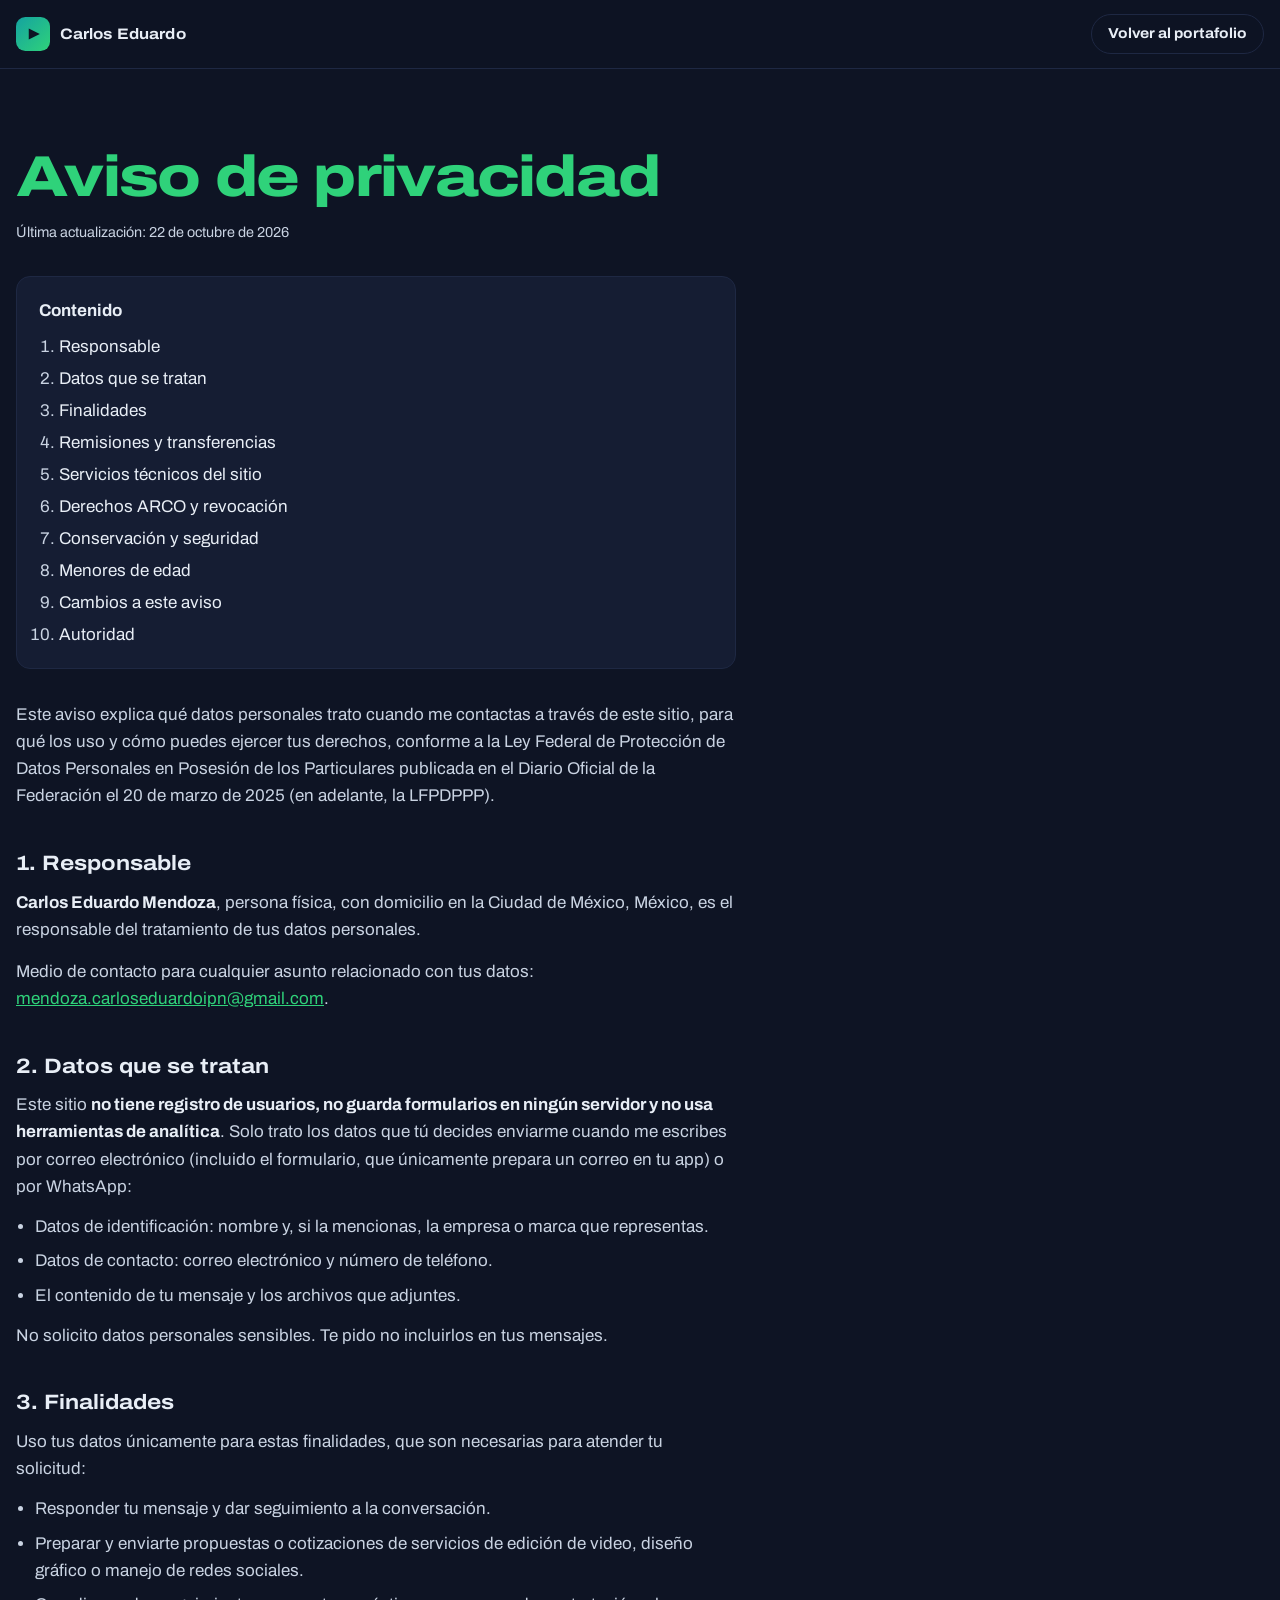
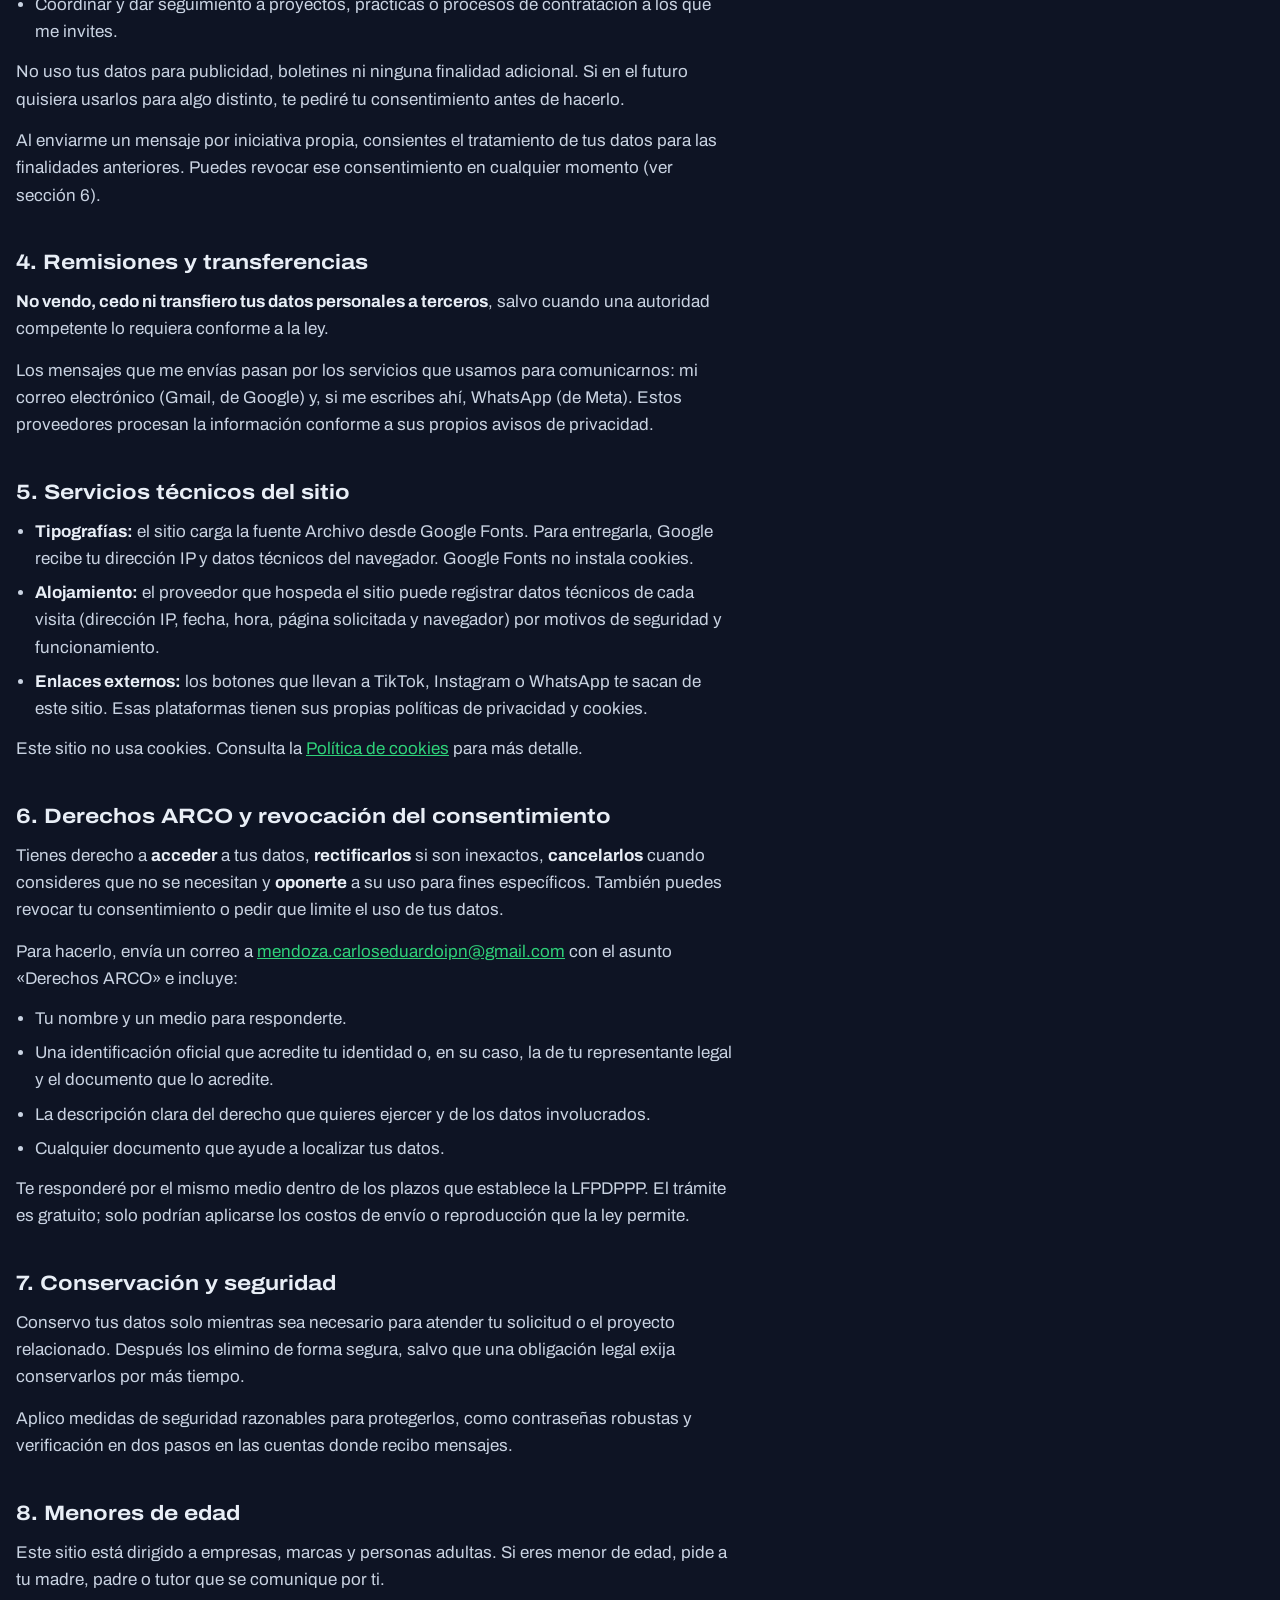
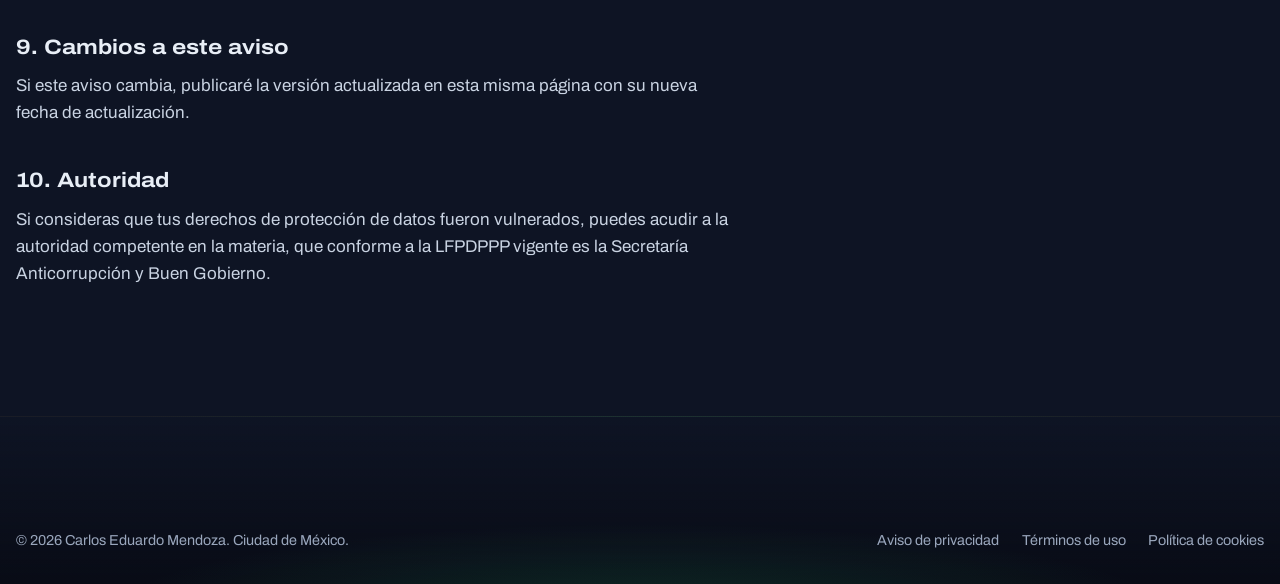
<file: legal/aviso-de-privacidad.html>
<!doctype html>
<html lang="es-MX">
<head>
  <meta charset="utf-8">
  <meta name="viewport" content="width=device-width, initial-scale=1, viewport-fit=cover">
  <title>Aviso de privacidad · Carlos Eduardo Mendoza</title>
  <meta name="description" content="Aviso de privacidad integral del portafolio de Carlos Eduardo Mendoza, conforme a la Ley Federal de Protección de Datos Personales en Posesión de los Particulares.">
  <meta name="robots" content="index, follow">
  <meta name="theme-color" content="#0e1424">
  <link rel="icon" href="../assets/img/favicon.svg" type="image/svg+xml">
  <link rel="preconnect" href="https://fonts.googleapis.com">
  <link rel="preconnect" href="https://fonts.gstatic.com" crossorigin>
  <link rel="stylesheet" href="https://fonts.googleapis.com/css2?family=Archivo:wdth,wght@62..125,400..800&display=swap">
  <link rel="stylesheet" href="../assets/css/main.css">
  <style>body{padding-bottom:0}</style>
</head>
<body>
  <a class="saltar" href="#contenido">Saltar al contenido</a>
  <header class="cabecera con-fondo">
    <div class="envoltura cabecera__fila">
      <a class="marca" href="../index.html">
        <svg viewBox="0 0 40 40" aria-hidden="true"><defs><linearGradient id="g" x1="0" y1="0" x2="1" y2="1"><stop offset="0" stop-color="#14a3a0"/><stop offset="1" stop-color="#2fd27a"/></linearGradient></defs><rect width="40" height="40" rx="11" fill="url(#g)"/><path d="M15 13.5 L28 20 L15 26.5 Z" fill="#0e1424"/></svg>
        <span>Carlos Eduardo</span>
      </a>
      <a class="boton boton--hueco boton--chico" href="../index.html" style="margin-left:auto">Volver al portafolio</a>
    </div>
  </header>

  <main id="contenido" class="legal">
    <div class="envoltura">
      <article class="legal__cuerpo">
        <h1>Aviso de privacidad</h1>
        <p class="legal__fecha">Última actualización: 22 de octubre de 2026</p>

        <nav class="legal__indice" aria-label="Contenido del aviso">
          <strong>Contenido</strong>
          <ol>
            <li><a href="#responsable">Responsable</a></li>
            <li><a href="#datos">Datos que se tratan</a></li>
            <li><a href="#finalidades">Finalidades</a></li>
            <li><a href="#terceros">Remisiones y transferencias</a></li>
            <li><a href="#tecnologia">Servicios técnicos del sitio</a></li>
            <li><a href="#arco">Derechos ARCO y revocación</a></li>
            <li><a href="#conservacion">Conservación y seguridad</a></li>
            <li><a href="#menores">Menores de edad</a></li>
            <li><a href="#cambios">Cambios a este aviso</a></li>
            <li><a href="#autoridad">Autoridad</a></li>
          </ol>
        </nav>

        <p style="margin-top:2rem">Este aviso explica qué datos personales trato cuando me contactas a través de este sitio, para qué los uso y cómo puedes ejercer tus derechos, conforme a la Ley Federal de Protección de Datos Personales en Posesión de los Particulares publicada en el Diario Oficial de la Federación el 20 de marzo de 2025 (en adelante, la LFPDPPP).</p>

        <h2 id="responsable">1. Responsable</h2>
        <p><strong>Carlos Eduardo Mendoza</strong>, persona física, con domicilio en la Ciudad de México, México, es el responsable del tratamiento de tus datos personales.</p>
        <p>Medio de contacto para cualquier asunto relacionado con tus datos: <a href="mailto:mendoza.carloseduardoipn@gmail.com">mendoza.carloseduardoipn@gmail.com</a>.</p>

        <h2 id="datos">2. Datos que se tratan</h2>
        <p>Este sitio <strong>no tiene registro de usuarios, no guarda formularios en ningún servidor y no usa herramientas de analítica</strong>. Solo trato los datos que tú decides enviarme cuando me escribes por correo electrónico (incluido el formulario, que únicamente prepara un correo en tu app) o por WhatsApp:</p>
        <ul>
          <li>Datos de identificación: nombre y, si la mencionas, la empresa o marca que representas.</li>
          <li>Datos de contacto: correo electrónico y número de teléfono.</li>
          <li>El contenido de tu mensaje y los archivos que adjuntes.</li>
        </ul>
        <p>No solicito datos personales sensibles. Te pido no incluirlos en tus mensajes.</p>

        <h2 id="finalidades">3. Finalidades</h2>
        <p>Uso tus datos únicamente para estas finalidades, que son necesarias para atender tu solicitud:</p>
        <ul>
          <li>Responder tu mensaje y dar seguimiento a la conversación.</li>
          <li>Preparar y enviarte propuestas o cotizaciones de servicios de edición de video, diseño gráfico o manejo de redes sociales.</li>
          <li>Coordinar y dar seguimiento a proyectos, prácticas o procesos de contratación a los que me invites.</li>
        </ul>
        <p>No uso tus datos para publicidad, boletines ni ninguna finalidad adicional. Si en el futuro quisiera usarlos para algo distinto, te pediré tu consentimiento antes de hacerlo.</p>
        <p>Al enviarme un mensaje por iniciativa propia, consientes el tratamiento de tus datos para las finalidades anteriores. Puedes revocar ese consentimiento en cualquier momento (ver sección 6).</p>

        <h2 id="terceros">4. Remisiones y transferencias</h2>
        <p><strong>No vendo, cedo ni transfiero tus datos personales a terceros</strong>, salvo cuando una autoridad competente lo requiera conforme a la ley.</p>
        <p>Los mensajes que me envías pasan por los servicios que usamos para comunicarnos: mi correo electrónico (Gmail, de Google) y, si me escribes ahí, WhatsApp (de Meta). Estos proveedores procesan la información conforme a sus propios avisos de privacidad.</p>

        <h2 id="tecnologia">5. Servicios técnicos del sitio</h2>
        <ul>
          <li><strong>Tipografías:</strong> el sitio carga la fuente Archivo desde Google Fonts. Para entregarla, Google recibe tu dirección IP y datos técnicos del navegador. Google Fonts no instala cookies.</li>
          <li><strong>Alojamiento:</strong> el proveedor que hospeda el sitio puede registrar datos técnicos de cada visita (dirección IP, fecha, hora, página solicitada y navegador) por motivos de seguridad y funcionamiento.</li>
          <li><strong>Enlaces externos:</strong> los botones que llevan a TikTok, Instagram o WhatsApp te sacan de este sitio. Esas plataformas tienen sus propias políticas de privacidad y cookies.</li>
        </ul>
        <p>Este sitio no usa cookies. Consulta la <a href="politica-de-cookies.html">Política de cookies</a> para más detalle.</p>

        <h2 id="arco">6. Derechos ARCO y revocación del consentimiento</h2>
        <p>Tienes derecho a <strong>acceder</strong> a tus datos, <strong>rectificarlos</strong> si son inexactos, <strong>cancelarlos</strong> cuando consideres que no se necesitan y <strong>oponerte</strong> a su uso para fines específicos. También puedes revocar tu consentimiento o pedir que limite el uso de tus datos.</p>
        <p>Para hacerlo, envía un correo a <a href="mailto:mendoza.carloseduardoipn@gmail.com">mendoza.carloseduardoipn@gmail.com</a> con el asunto «Derechos ARCO» e incluye:</p>
        <ul>
          <li>Tu nombre y un medio para responderte.</li>
          <li>Una identificación oficial que acredite tu identidad o, en su caso, la de tu representante legal y el documento que lo acredite.</li>
          <li>La descripción clara del derecho que quieres ejercer y de los datos involucrados.</li>
          <li>Cualquier documento que ayude a localizar tus datos.</li>
        </ul>
        <p>Te responderé por el mismo medio dentro de los plazos que establece la LFPDPPP. El trámite es gratuito; solo podrían aplicarse los costos de envío o reproducción que la ley permite.</p>

        <h2 id="conservacion">7. Conservación y seguridad</h2>
        <p>Conservo tus datos solo mientras sea necesario para atender tu solicitud o el proyecto relacionado. Después los elimino de forma segura, salvo que una obligación legal exija conservarlos por más tiempo.</p>
        <p>Aplico medidas de seguridad razonables para protegerlos, como contraseñas robustas y verificación en dos pasos en las cuentas donde recibo mensajes.</p>

        <h2 id="menores">8. Menores de edad</h2>
        <p>Este sitio está dirigido a empresas, marcas y personas adultas. Si eres menor de edad, pide a tu madre, padre o tutor que se comunique por ti.</p>

        <h2 id="cambios">9. Cambios a este aviso</h2>
        <p>Si este aviso cambia, publicaré la versión actualizada en esta misma página con su nueva fecha de actualización.</p>

        <h2 id="autoridad">10. Autoridad</h2>
        <p>Si consideras que tus derechos de protección de datos fueron vulnerados, puedes acudir a la autoridad competente en la materia, que conforme a la LFPDPPP vigente es la Secretaría Anticorrupción y Buen Gobierno.</p>
      </article>
    </div>
  </main>

  <footer class="pie">
    <div class="envoltura pie__fila">
      <p>© 2026 Carlos Eduardo Mendoza. Ciudad de México.</p>
      <nav aria-label="Legal">
        <a href="aviso-de-privacidad.html" aria-current="page">Aviso de privacidad</a>
        <a href="terminos-de-uso.html">Términos de uso</a>
        <a href="politica-de-cookies.html">Política de cookies</a>
      </nav>
    </div>
  </footer>
</body>
</html>
</file>
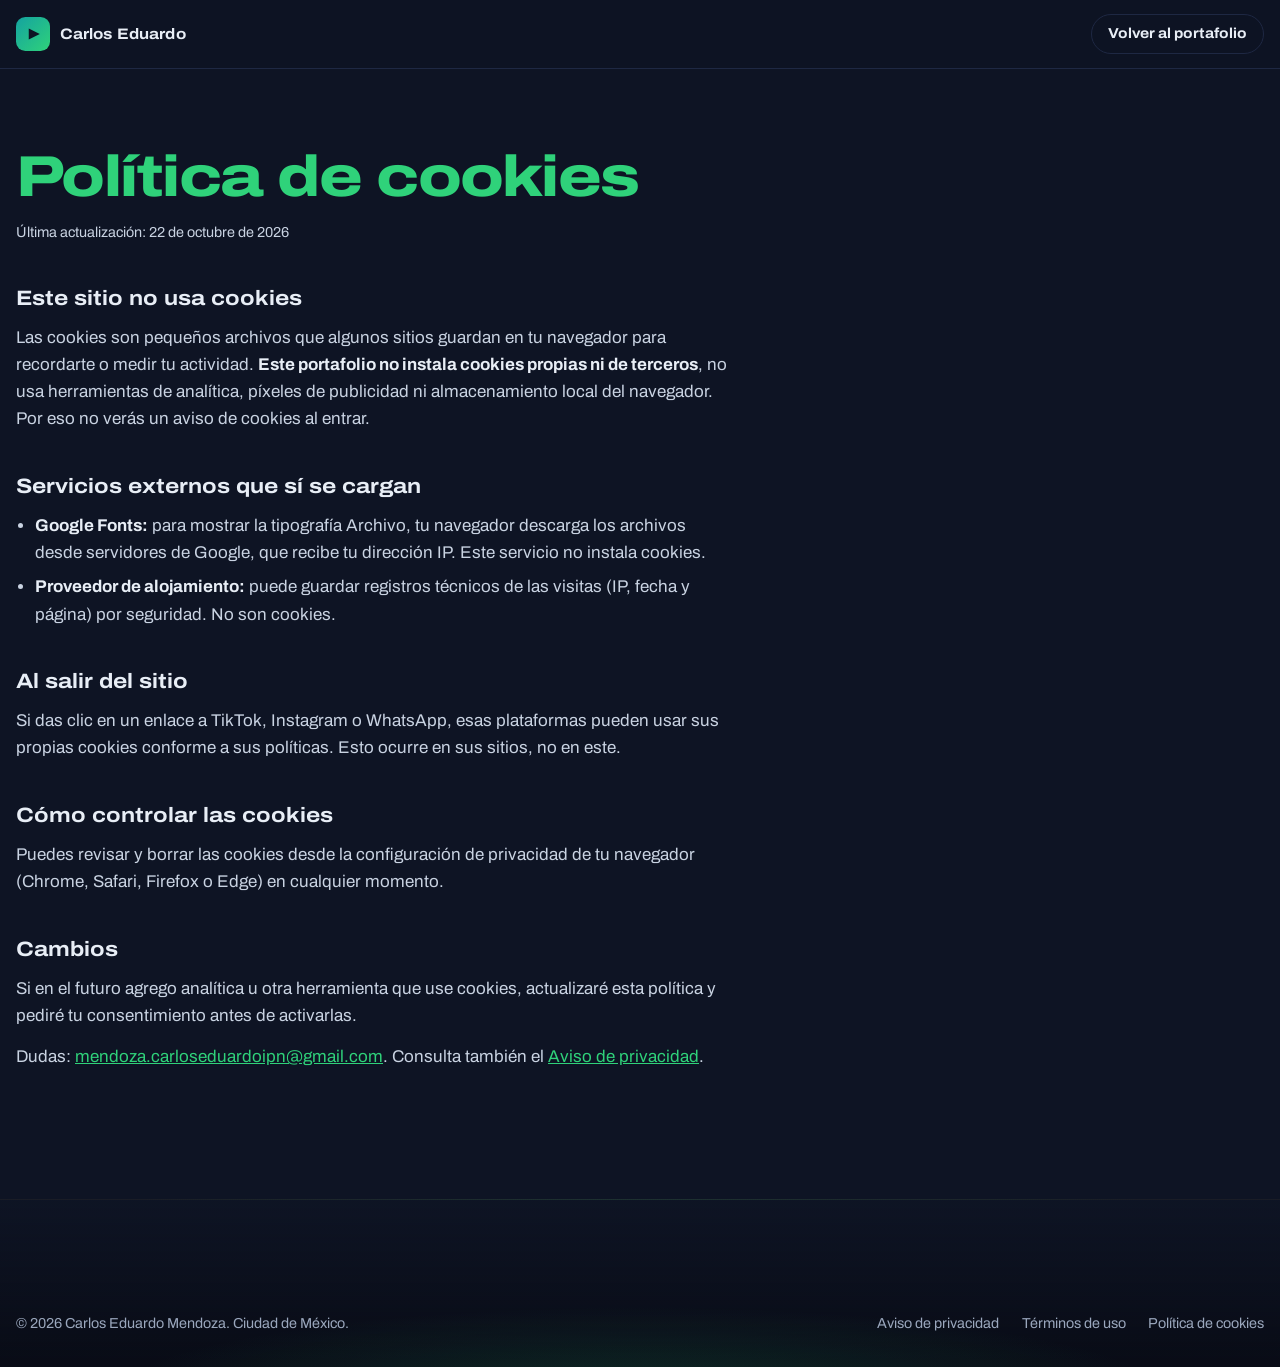
<file: legal/politica-de-cookies.html>
<!doctype html>
<html lang="es-MX">
<head>
  <meta charset="utf-8">
  <meta name="viewport" content="width=device-width, initial-scale=1, viewport-fit=cover">
  <title>Política de cookies · Carlos Eduardo Mendoza</title>
  <meta name="description" content="Política de cookies del portafolio de Carlos Eduardo Mendoza. Este sitio no usa cookies.">
  <meta name="robots" content="index, follow">
  <meta name="theme-color" content="#0e1424">
  <link rel="icon" href="../assets/img/favicon.svg" type="image/svg+xml">
  <link rel="preconnect" href="https://fonts.googleapis.com">
  <link rel="preconnect" href="https://fonts.gstatic.com" crossorigin>
  <link rel="stylesheet" href="https://fonts.googleapis.com/css2?family=Archivo:wdth,wght@62..125,400..800&display=swap">
  <link rel="stylesheet" href="../assets/css/main.css">
  <style>body{padding-bottom:0}</style>
</head>
<body>
  <a class="saltar" href="#contenido">Saltar al contenido</a>
  <header class="cabecera con-fondo">
    <div class="envoltura cabecera__fila">
      <a class="marca" href="../index.html">
        <svg viewBox="0 0 40 40" aria-hidden="true"><defs><linearGradient id="g" x1="0" y1="0" x2="1" y2="1"><stop offset="0" stop-color="#14a3a0"/><stop offset="1" stop-color="#2fd27a"/></linearGradient></defs><rect width="40" height="40" rx="11" fill="url(#g)"/><path d="M15 13.5 L28 20 L15 26.5 Z" fill="#0e1424"/></svg>
        <span>Carlos Eduardo</span>
      </a>
      <a class="boton boton--hueco boton--chico" href="../index.html" style="margin-left:auto">Volver al portafolio</a>
    </div>
  </header>

  <main id="contenido" class="legal">
    <div class="envoltura">
      <article class="legal__cuerpo">
        <h1>Política de cookies</h1>
        <p class="legal__fecha">Última actualización: 22 de octubre de 2026</p>

        <h2>Este sitio no usa cookies</h2>
        <p>Las cookies son pequeños archivos que algunos sitios guardan en tu navegador para recordarte o medir tu actividad. <strong>Este portafolio no instala cookies propias ni de terceros</strong>, no usa herramientas de analítica, píxeles de publicidad ni almacenamiento local del navegador. Por eso no verás un aviso de cookies al entrar.</p>

        <h2>Servicios externos que sí se cargan</h2>
        <ul>
          <li><strong>Google Fonts:</strong> para mostrar la tipografía Archivo, tu navegador descarga los archivos desde servidores de Google, que recibe tu dirección IP. Este servicio no instala cookies.</li>
          <li><strong>Proveedor de alojamiento:</strong> puede guardar registros técnicos de las visitas (IP, fecha y página) por seguridad. No son cookies.</li>
        </ul>

        <h2>Al salir del sitio</h2>
        <p>Si das clic en un enlace a TikTok, Instagram o WhatsApp, esas plataformas pueden usar sus propias cookies conforme a sus políticas. Esto ocurre en sus sitios, no en este.</p>

        <h2>Cómo controlar las cookies</h2>
        <p>Puedes revisar y borrar las cookies desde la configuración de privacidad de tu navegador (Chrome, Safari, Firefox o Edge) en cualquier momento.</p>

        <h2>Cambios</h2>
        <p>Si en el futuro agrego analítica u otra herramienta que use cookies, actualizaré esta política y pediré tu consentimiento antes de activarlas.</p>
        <p>Dudas: <a href="mailto:mendoza.carloseduardoipn@gmail.com">mendoza.carloseduardoipn@gmail.com</a>. Consulta también el <a href="aviso-de-privacidad.html">Aviso de privacidad</a>.</p>
      </article>
    </div>
  </main>

  <footer class="pie">
    <div class="envoltura pie__fila">
      <p>© 2026 Carlos Eduardo Mendoza. Ciudad de México.</p>
      <nav aria-label="Legal">
        <a href="aviso-de-privacidad.html">Aviso de privacidad</a>
        <a href="terminos-de-uso.html">Términos de uso</a>
        <a href="politica-de-cookies.html" aria-current="page">Política de cookies</a>
      </nav>
    </div>
  </footer>
</body>
</html>
</file>
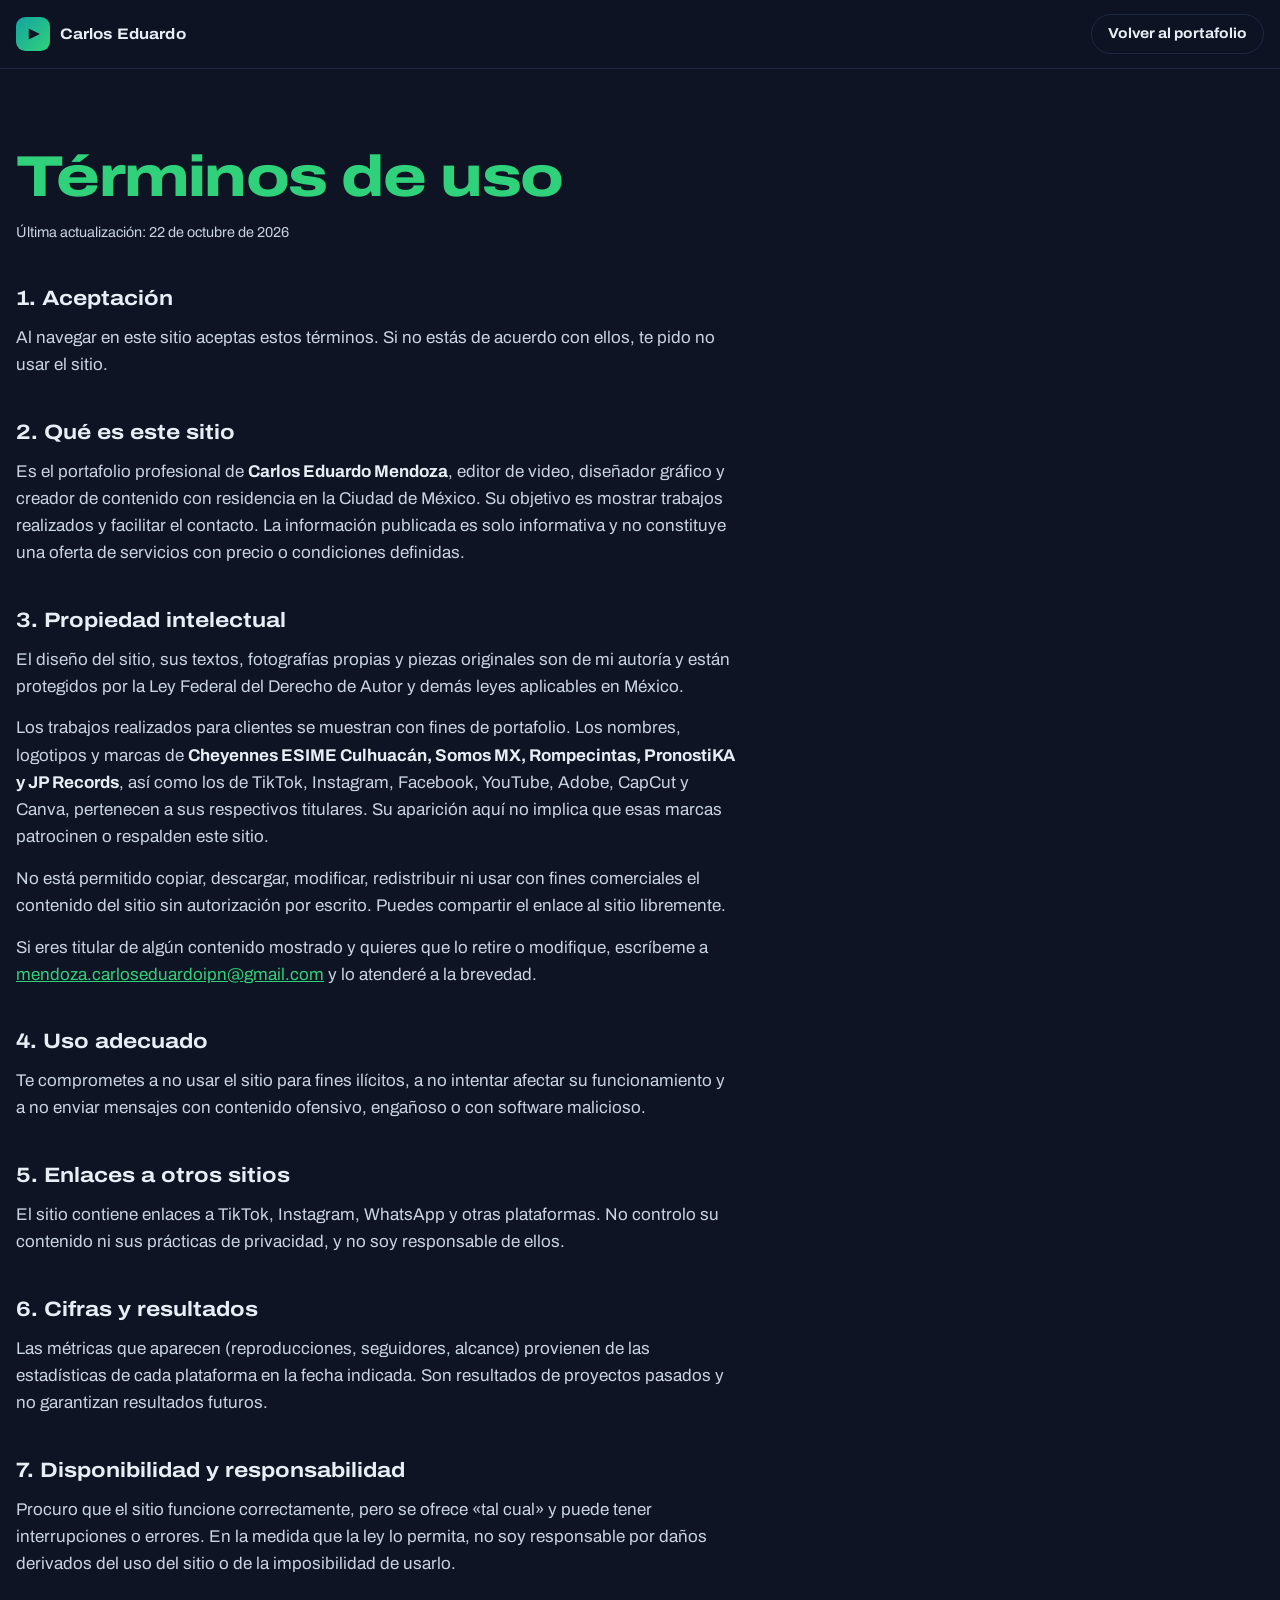
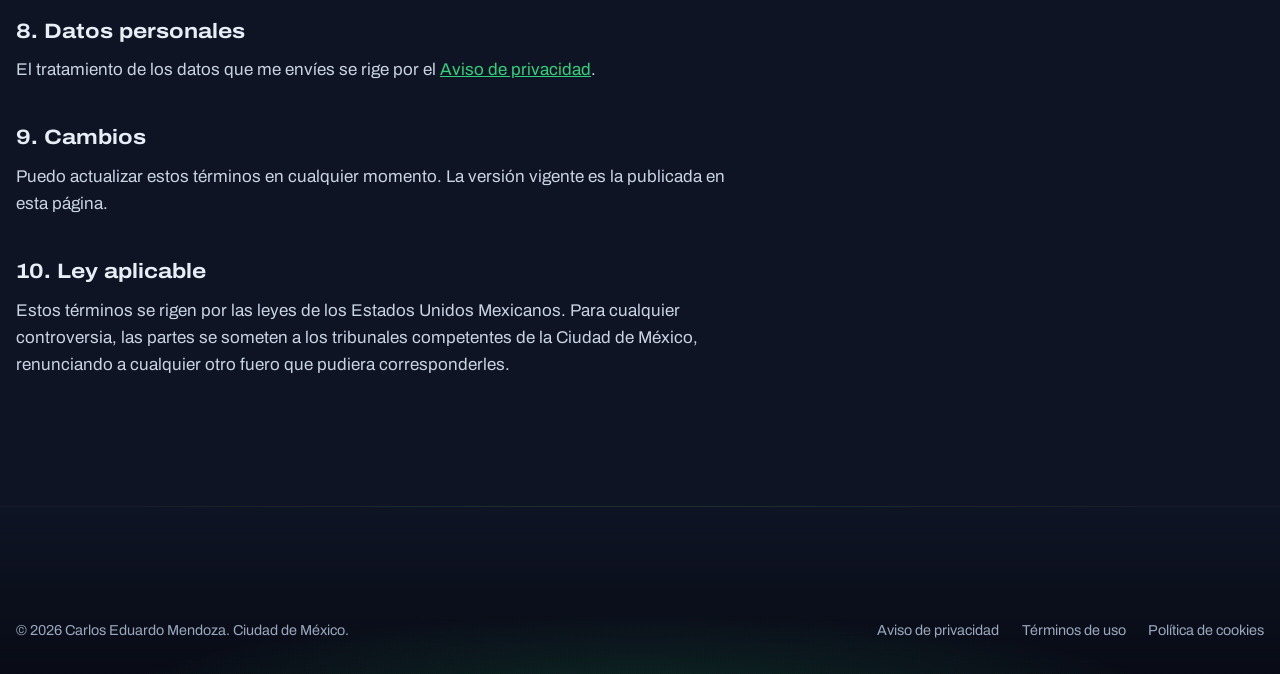
<file: legal/terminos-de-uso.html>
<!doctype html>
<html lang="es-MX">
<head>
  <meta charset="utf-8">
  <meta name="viewport" content="width=device-width, initial-scale=1, viewport-fit=cover">
  <title>Términos de uso · Carlos Eduardo Mendoza</title>
  <meta name="description" content="Términos y condiciones de uso del portafolio de Carlos Eduardo Mendoza.">
  <meta name="robots" content="index, follow">
  <meta name="theme-color" content="#0e1424">
  <link rel="icon" href="../assets/img/favicon.svg" type="image/svg+xml">
  <link rel="preconnect" href="https://fonts.googleapis.com">
  <link rel="preconnect" href="https://fonts.gstatic.com" crossorigin>
  <link rel="stylesheet" href="https://fonts.googleapis.com/css2?family=Archivo:wdth,wght@62..125,400..800&display=swap">
  <link rel="stylesheet" href="../assets/css/main.css">
  <style>body{padding-bottom:0}</style>
</head>
<body>
  <a class="saltar" href="#contenido">Saltar al contenido</a>
  <header class="cabecera con-fondo">
    <div class="envoltura cabecera__fila">
      <a class="marca" href="../index.html">
        <svg viewBox="0 0 40 40" aria-hidden="true"><defs><linearGradient id="g" x1="0" y1="0" x2="1" y2="1"><stop offset="0" stop-color="#14a3a0"/><stop offset="1" stop-color="#2fd27a"/></linearGradient></defs><rect width="40" height="40" rx="11" fill="url(#g)"/><path d="M15 13.5 L28 20 L15 26.5 Z" fill="#0e1424"/></svg>
        <span>Carlos Eduardo</span>
      </a>
      <a class="boton boton--hueco boton--chico" href="../index.html" style="margin-left:auto">Volver al portafolio</a>
    </div>
  </header>

  <main id="contenido" class="legal">
    <div class="envoltura">
      <article class="legal__cuerpo">
        <h1>Términos de uso</h1>
        <p class="legal__fecha">Última actualización: 22 de octubre de 2026</p>

        <h2>1. Aceptación</h2>
        <p>Al navegar en este sitio aceptas estos términos. Si no estás de acuerdo con ellos, te pido no usar el sitio.</p>

        <h2>2. Qué es este sitio</h2>
        <p>Es el portafolio profesional de <strong>Carlos Eduardo Mendoza</strong>, editor de video, diseñador gráfico y creador de contenido con residencia en la Ciudad de México. Su objetivo es mostrar trabajos realizados y facilitar el contacto. La información publicada es solo informativa y no constituye una oferta de servicios con precio o condiciones definidas.</p>

        <h2>3. Propiedad intelectual</h2>
        <p>El diseño del sitio, sus textos, fotografías propias y piezas originales son de mi autoría y están protegidos por la Ley Federal del Derecho de Autor y demás leyes aplicables en México.</p>
        <p>Los trabajos realizados para clientes se muestran con fines de portafolio. Los nombres, logotipos y marcas de <strong>Cheyennes ESIME Culhuacán, Somos MX, Rompecintas, PronostiKA y JP Records</strong>, así como los de TikTok, Instagram, Facebook, YouTube, Adobe, CapCut y Canva, pertenecen a sus respectivos titulares. Su aparición aquí no implica que esas marcas patrocinen o respalden este sitio.</p>
        <p>No está permitido copiar, descargar, modificar, redistribuir ni usar con fines comerciales el contenido del sitio sin autorización por escrito. Puedes compartir el enlace al sitio libremente.</p>
        <p>Si eres titular de algún contenido mostrado y quieres que lo retire o modifique, escríbeme a <a href="mailto:mendoza.carloseduardoipn@gmail.com">mendoza.carloseduardoipn@gmail.com</a> y lo atenderé a la brevedad.</p>

        <h2>4. Uso adecuado</h2>
        <p>Te comprometes a no usar el sitio para fines ilícitos, a no intentar afectar su funcionamiento y a no enviar mensajes con contenido ofensivo, engañoso o con software malicioso.</p>

        <h2>5. Enlaces a otros sitios</h2>
        <p>El sitio contiene enlaces a TikTok, Instagram, WhatsApp y otras plataformas. No controlo su contenido ni sus prácticas de privacidad, y no soy responsable de ellos.</p>

        <h2>6. Cifras y resultados</h2>
        <p>Las métricas que aparecen (reproducciones, seguidores, alcance) provienen de las estadísticas de cada plataforma en la fecha indicada. Son resultados de proyectos pasados y no garantizan resultados futuros.</p>

        <h2>7. Disponibilidad y responsabilidad</h2>
        <p>Procuro que el sitio funcione correctamente, pero se ofrece «tal cual» y puede tener interrupciones o errores. En la medida que la ley lo permita, no soy responsable por daños derivados del uso del sitio o de la imposibilidad de usarlo.</p>

        <h2>8. Datos personales</h2>
        <p>El tratamiento de los datos que me envíes se rige por el <a href="aviso-de-privacidad.html">Aviso de privacidad</a>.</p>

        <h2>9. Cambios</h2>
        <p>Puedo actualizar estos términos en cualquier momento. La versión vigente es la publicada en esta página.</p>

        <h2>10. Ley aplicable</h2>
        <p>Estos términos se rigen por las leyes de los Estados Unidos Mexicanos. Para cualquier controversia, las partes se someten a los tribunales competentes de la Ciudad de México, renunciando a cualquier otro fuero que pudiera corresponderles.</p>
      </article>
    </div>
  </main>

  <footer class="pie">
    <div class="envoltura pie__fila">
      <p>© 2026 Carlos Eduardo Mendoza. Ciudad de México.</p>
      <nav aria-label="Legal">
        <a href="aviso-de-privacidad.html">Aviso de privacidad</a>
        <a href="terminos-de-uso.html" aria-current="page">Términos de uso</a>
        <a href="politica-de-cookies.html">Política de cookies</a>
      </nav>
    </div>
  </footer>
</body>
</html>
</file>
<file: assets/css/main.css>
/* =========================================================
   Portafolio · Carlos Eduardo Mendoza
   Concepto: la página es una edición. Una línea de tiempo fija
   (como la de Premiere) recorre las secciones con timecode real.
   Paleta del Canva original: tinta marino + degradado turquesa→verde.
   ========================================================= */

:root {
  /* Color */
  --tinta: #0e1424;        /* fondo principal, marino del Canva */
  --tinta-2: #151d33;      /* superficies elevadas */
  --tinta-3: #1e2843;      /* bordes y pistas */
  --turquesa: #14a3a0;
  --verde: #2fd27a;
  --verde-hondo: #0f8f52;
  --papel: #f1f5f2;        /* secciones claras */
  --texto: #e8eef6;
  --texto-suave: #9aa7bd;
  --texto-oscuro: #0e1424;
  --rec: #ff4d4d;
  --degradado: linear-gradient(95deg, var(--turquesa) 0%, var(--verde) 100%);

  /* Tipografía: una sola familia, el ancho hace el contraste */
  --fuente: "Archivo", "Helvetica Neue", Arial, sans-serif;
  --t-xs: 0.78rem;
  --t-sm: 0.9rem;
  --t-base: 1.0625rem;
  --t-md: 1.3rem;
  --t-lg: clamp(1.6rem, 3.2vw, 2.3rem);
  --t-xl: clamp(2.2rem, 6vw, 4.4rem);
  --t-hero: clamp(2.6rem, 12vw, 6rem);

  /* Espacio */
  --gutter: max(16px, env(safe-area-inset-left, 0px));
  --gutter-r: max(16px, env(safe-area-inset-right, 0px));
  --max: 1240px;
  --sec: clamp(4.5rem, 10vw, 8.5rem);
  --barra: 46px;

  --ease: cubic-bezier(0.22, 1, 0.36, 1);
  color-scheme: dark;
}

*, *::before, *::after { box-sizing: border-box; }
[hidden] { display: none !important; }
main { overflow-x: clip; }

html { scroll-behavior: smooth; -webkit-text-size-adjust: 100%; }

body {
  margin: 0;
  background: var(--tinta);
  color: var(--texto);
  font-family: var(--fuente);
  font-size: var(--t-base);
  line-height: 1.6;
  font-variation-settings: "wdth" 100;
  -webkit-font-smoothing: antialiased;
  padding-bottom: calc(var(--barra) + env(safe-area-inset-bottom, 0px));
  overflow-x: hidden;
}

body::before {
  content: "";
  position: fixed;
  inset: 0 0 auto;
  height: env(safe-area-inset-top, 0px);
  z-index: 60;
  background: var(--tinta);
}

img, video { display: block; max-width: 100%; height: auto; }
a { color: inherit; }
button { font: inherit; color: inherit; }

:focus-visible {
  outline: 2px solid var(--verde);
  outline-offset: 3px;
  border-radius: 4px;
}

.saltar {
  position: absolute;
  left: 16px; top: -60px;
  background: var(--verde);
  color: var(--texto-oscuro);
  padding: 0.6rem 1rem;
  border-radius: 6px;
  z-index: 100;
  font-weight: 700;
  text-decoration: none;
}
.saltar:focus { top: calc(12px + env(safe-area-inset-top, 0px)); }

.sr-only {
  position: absolute; width: 1px; height: 1px; overflow: hidden;
  clip: rect(0 0 0 0); white-space: nowrap;
}

.envoltura {
  width: 100%;
  max-width: calc(var(--max) + 64px);
  margin-inline: auto;
  padding-left: var(--gutter);
  padding-right: var(--gutter-r);
}

h1, h2, h3 { margin: 0; line-height: 1; text-wrap: balance; }
p { margin: 0; }

/* Títulos de sección: anchos y pesados como en el Canva */
.titulo {
  font-size: var(--t-xl);
  font-weight: 800;
  font-variation-settings: "wdth" 125;
  letter-spacing: -0.02em;
  line-height: 0.95;
}
.titulo--verde { color: var(--verde); }

.entrada {
  font-size: var(--t-md);
  color: var(--texto-suave);
  max-width: 36ch;
  line-height: 1.45;
}

/* ===================== Encabezado ===================== */
.cabecera {
  position: sticky;
  top: env(safe-area-inset-top, 0px);
  z-index: 50;
  transition: background 0.3s var(--ease), border-color 0.3s var(--ease);
  border-bottom: 1px solid transparent;
}
.cabecera.con-fondo {
  background: rgba(14, 20, 36, 0.94);
  backdrop-filter: blur(14px) saturate(140%);
  -webkit-backdrop-filter: blur(14px) saturate(140%);
  border-bottom-color: var(--tinta-3);
}
.cabecera__fila {
  display: flex;
  align-items: center;
  gap: 1.5rem;
  min-height: 68px;
}
.marca {
  display: inline-flex;
  align-items: center;
  gap: 0.6rem;
  text-decoration: none;
  font-weight: 700;
  font-variation-settings: "wdth" 112;
  font-size: 0.95rem;
  letter-spacing: 0.01em;
}
.marca svg { width: 34px; height: 34px; flex: none; }
.menu {
  margin-left: auto;
  display: flex;
  align-items: center;
  gap: 0.25rem;
}
.menu a {
  text-decoration: none;
  font-size: var(--t-sm);
  padding: 0.5rem 0.8rem;
  border-radius: 999px;
  color: var(--texto-suave);
  transition: color 0.2s, background 0.2s;
}
.menu a:hover { color: var(--texto); background: var(--tinta-3); }
.menu a.activo { color: var(--texto); }
.menu a.boton { color: var(--b-texto); padding: 0 1rem; }
.menu a.boton:hover { background: var(--b-fondo); color: var(--texto-oscuro); }

.boton {
  --b-fondo: var(--verde);
  --b-texto: var(--texto-oscuro);
  display: inline-flex;
  align-items: center;
  justify-content: center;
  gap: 0.55rem;
  min-height: 46px;
  padding: 0 1.35rem;
  border-radius: 999px;
  border: 1.5px solid var(--b-fondo);
  background: var(--b-fondo);
  color: var(--b-texto);
  font-weight: 700;
  font-variation-settings: "wdth" 108;
  font-size: var(--t-sm);
  text-decoration: none;
  cursor: pointer;
  position: relative;
  overflow: hidden;
  isolation: isolate;
  transition: transform 0.25s var(--ease), color 0.25s var(--ease);
}
.boton::after {
  content: "";
  position: absolute;
  inset: 0;
  background: var(--texto);
  transform: translateY(101%);
  transition: transform 0.35s var(--ease);
  z-index: -1;
}
.boton:hover::after { transform: translateY(0); }
.boton:active { transform: scale(0.97); }
.boton--hueco {
  --b-fondo: transparent;
  --b-texto: var(--texto);
  border-color: var(--tinta-3);
}
.boton--hueco:hover { color: var(--texto-oscuro); }
.boton--chico { min-height: 40px; padding: 0 1rem; }
.boton svg { width: 18px; height: 18px; flex: none; }

.menu-boton {
  display: none;
  margin-left: auto;
  width: 44px; height: 44px;
  border-radius: 50%;
  border: 1px solid var(--tinta-3);
  background: transparent;
  cursor: pointer;
  position: relative;
}
.menu-boton span {
  position: absolute; left: 13px; right: 13px; height: 2px;
  background: var(--texto);
  transition: transform 0.3s var(--ease), top 0.3s var(--ease);
}
.menu-boton span:first-child { top: 17px; }
.menu-boton span:last-child { top: 25px; }
.menu-abierto .menu-boton span:first-child { top: 21px; transform: rotate(45deg); }
.menu-abierto .menu-boton span:last-child { top: 21px; transform: rotate(-45deg); }

/* ===================== Portada ===================== */
.portada {
  position: relative;
  padding-block: clamp(2.5rem, 6vw, 5rem) clamp(3rem, 7vw, 6rem);
  overflow: hidden;
}
.portada::before {
  /* luz verde detrás de la foto, como el resplandor del Canva */
  content: "";
  position: absolute;
  width: min(70vw, 760px);
  aspect-ratio: 1;
  right: -12%;
  top: -10%;
  background: radial-gradient(circle, rgba(47, 210, 122, 0.18), transparent 62%);
  pointer-events: none;
}
.portada__rejilla {
  display: grid;
  grid-template-columns: minmax(0, 1.45fr) minmax(0, 1fr);
  align-items: center;
  gap: clamp(2rem, 5vw, 4rem);
  position: relative;
}
.portada__previo {
  display: flex;
  align-items: center;
  gap: 0.75rem;
  font-size: var(--t-sm);
  color: var(--texto-suave);
  margin-bottom: 1.4rem;
  font-variation-settings: "wdth" 112;
}
.portada__previo b { color: var(--texto); font-weight: 600; }
.punto-vivo {
  width: 8px; height: 8px; border-radius: 50%;
  background: var(--verde);
  box-shadow: 0 0 0 0 rgba(47, 210, 122, 0.6);
  animation: latido 2.2s infinite;
}
@keyframes latido {
  0% { box-shadow: 0 0 0 0 rgba(47, 210, 122, 0.55); }
  70% { box-shadow: 0 0 0 10px rgba(47, 210, 122, 0); }
  100% { box-shadow: 0 0 0 0 rgba(47, 210, 122, 0); }
}

.nombre {
  font-size: var(--t-hero);
  font-weight: 800;
  font-variation-settings: "wdth" 118;
  letter-spacing: -0.035em;
  line-height: 0.9;
}
@media (min-width: 901px) {
  .nombre { font-size: clamp(4rem, 7.6vw, 7.2rem); }
}
.nombre__palabra {
  display: block;
  width: fit-content;
  padding-bottom: 0.06em;
  background: var(--degradado);
  -webkit-background-clip: text;
  background-clip: text;
  color: transparent;
  animation: corte 1s var(--ease) both;
}
.nombre__palabra:nth-child(2) { animation-delay: 0.12s; }
.nombre__palabra:nth-child(3) { animation-delay: 0.24s; }
.nombre__palabra--blanca {
  background: none;
  color: var(--texto);
  font-size: 0.42em;
  letter-spacing: -0.02em;
  margin-bottom: 0.18em;
  animation-delay: 0s;
}
/* corte de edición: la palabra entra como una transición de barrido */
@keyframes corte {
  from { clip-path: inset(0 100% 0 0); transform: translateX(-0.12em); }
  to { clip-path: inset(0 -2% 0 0); transform: none; }
}

.portada__texto {
  margin-top: clamp(1.4rem, 3vw, 2rem);
  max-width: 44ch;
  font-size: clamp(1.05rem, 1.6vw, 1.2rem);
  color: var(--texto-suave);
  line-height: 1.55;
  animation: aparece 0.9s 0.45s var(--ease) both;
}
.portada__texto strong { color: var(--texto); font-weight: 600; }
.portada__acciones {
  display: flex;
  flex-wrap: wrap;
  gap: 0.75rem;
  margin-top: 1.8rem;
  animation: aparece 0.9s 0.55s var(--ease) both;
}
@keyframes aparece {
  from { opacity: 0; transform: translateY(14px); }
  to { opacity: 1; transform: none; }
}

/* Visor de cámara alrededor de la foto */
.visor {
  position: relative;
  width: min(100%, 460px);
  margin-inline: auto;
  aspect-ratio: 1;
  padding: 9%;
  animation: aparece 1.1s 0.2s var(--ease) both;
}
.visor__esquina {
  position: absolute;
  width: 34px; height: 34px;
  border-color: rgba(232, 238, 246, 0.55);
  border-style: solid;
  border-width: 0;
}
.visor__esquina:nth-of-type(1) { top: 0; left: 0; border-top-width: 2px; border-left-width: 2px; }
.visor__esquina:nth-of-type(2) { top: 0; right: 0; border-top-width: 2px; border-right-width: 2px; }
.visor__esquina:nth-of-type(3) { bottom: 0; left: 0; border-bottom-width: 2px; border-left-width: 2px; }
.visor__esquina:nth-of-type(4) { bottom: 0; right: 0; border-bottom-width: 2px; border-right-width: 2px; }
.visor__rec {
  position: absolute;
  top: 6px; left: 46px;
  display: flex; align-items: center; gap: 0.4rem;
  font-size: var(--t-xs);
  font-weight: 700;
  letter-spacing: 0.08em;
  font-variant-numeric: tabular-nums;
}
.visor__rec::before {
  content: "";
  width: 8px; height: 8px; border-radius: 50%;
  background: var(--rec);
  animation: parpadeo 1.2s steps(2, jump-none) infinite;
}
@keyframes parpadeo { 50% { opacity: 0.15; } }
.visor__dato {
  position: absolute;
  bottom: 6px; right: 46px;
  font-size: var(--t-xs);
  color: var(--texto-suave);
  font-variant-numeric: tabular-nums;
  letter-spacing: 0.04em;
}
.foto {
  position: relative;
  width: 100%;
  aspect-ratio: 1;
  border-radius: 50%;
  overflow: hidden;
  box-shadow:
    0 0 0 4px rgba(47, 210, 122, 0.85),
    0 0 60px 6px rgba(47, 210, 122, 0.35),
    0 0 140px 30px rgba(20, 163, 160, 0.18);
}
.foto img { width: 100%; height: 100%; object-fit: cover; }

.etiqueta {
  position: absolute;
  padding: 0.55rem 1.1rem;
  border-radius: 999px;
  font-size: var(--t-xs);
  font-weight: 800;
  letter-spacing: 0.1em;
  font-variation-settings: "wdth" 118;
  color: var(--texto-oscuro);
  background: linear-gradient(95deg, var(--verde) 10%, #1c6fa8 100%);
  box-shadow: 0 10px 30px rgba(0, 0, 0, 0.35);
  white-space: nowrap;
  animation: flota 6s ease-in-out infinite;
}
.etiqueta--1 { top: 14%; left: -6%; animation-delay: -1s; }
.etiqueta--2 { top: 4%; right: 2%; animation-delay: -3s; font-size: 0.68rem; }
.etiqueta--3 { bottom: 14%; left: -2%; font-size: 0.86rem; padding: 0.75rem 1.5rem; }
.etiqueta--4 { bottom: 18%; right: -6%; animation-delay: -2s; }
@keyframes flota {
  0%, 100% { transform: translateY(0); }
  50% { transform: translateY(-8px); }
}

/* Franja inclinada (como la del Canva) */
.franja {
  position: relative;
  z-index: 2;
  margin-block: -1.2rem;
  transform: rotate(-2.2deg);
  background: linear-gradient(90deg, #1b3f8f 0%, var(--turquesa) 40%, var(--verde) 75%, #9ee35b 100%);
  color: var(--texto-oscuro);
  overflow: hidden;
  padding-block: 0.85rem;
}
.franja__pista {
  display: flex;
  width: max-content;
  animation: desliza 28s linear infinite;
}
.franja__pista span {
  font-size: clamp(1.1rem, 2.6vw, 1.75rem);
  font-weight: 800;
  font-variation-settings: "wdth" 120;
  letter-spacing: -0.01em;
  padding-inline: 1.6rem;
  white-space: nowrap;
  display: flex;
  align-items: center;
  gap: 3.2rem;
}
.franja__pista span::after {
  content: "";
  width: 12px; height: 12px;
  border: 2px solid currentColor;
  border-radius: 50%;
}
@keyframes desliza { to { transform: translateX(-50%); } }

/* ===================== Perfil ===================== */
.seccion { padding-block: var(--sec); position: relative; }
.seccion--elevada { background: rgba(21, 29, 51, 0.72); }
.seccion--papel { background: var(--papel); color: var(--texto-oscuro); }

.perfil {
  display: grid;
  grid-template-columns: minmax(0, 1.1fr) minmax(0, 1fr);
  gap: clamp(2.5rem, 6vw, 5rem);
  align-items: start;
}
.perfil__bio {
  margin-top: 1.6rem;
  display: grid;
  gap: 1rem;
  max-width: 58ch;
  font-size: 1.08rem;
}
.perfil__bio p { color: #c9d3e2; }
.rasgos {
  list-style: none;
  padding: 0;
  margin: 1.8rem 0 0;
  display: flex;
  flex-wrap: wrap;
  gap: 0.6rem;
}
.rasgos li {
  font-weight: 700;
  font-variation-settings: "wdth" 112;
  font-size: var(--t-sm);
  color: var(--verde);
  padding: 0.45rem 0.9rem;
  border-radius: 6px;
  background: rgba(47, 210, 122, 0.1);
}

.herramientas h3, .subtitulo {
  font-size: var(--t-md);
  font-weight: 700;
  font-variation-settings: "wdth" 118;
  letter-spacing: -0.01em;
}
.herramientas__lista {
  list-style: none;
  padding: 0;
  margin: 1.2rem 0 0;
  display: grid;
  grid-template-columns: repeat(3, minmax(0, 1fr));
  gap: 0.75rem;
}
.herramienta {
  display: flex;
  align-items: center;
  gap: 0.85rem;
  padding: 0.75rem;
  border-radius: 14px;
  background: rgba(255, 255, 255, 0.04);
  border: 1px solid rgba(255, 255, 255, 0.08);
  backdrop-filter: blur(12px);
  -webkit-backdrop-filter: blur(12px);
  transition: border-color 0.25s, transform 0.25s var(--ease), background 0.25s;
}
.herramienta:hover { border-color: var(--verde); transform: translateY(-3px); background: rgba(47, 210, 122, 0.08); }
.herramienta__icono {
  flex: none;
  width: 46px; height: 46px;
  border-radius: 11px;
  display: grid;
  place-items: center;
  background: var(--verde);
  color: #062b17;
  font-weight: 800;
  font-size: 1.15rem;
  font-variation-settings: "wdth" 100;
  letter-spacing: -0.02em;
}
.herramienta__icono--circulo { border-radius: 50%; background: var(--degradado); color: #fff; font-style: italic; }
.herramienta__icono svg { width: 26px; height: 26px; }
.herramienta span:last-child { font-size: var(--t-sm); font-weight: 600; line-height: 1.25; min-width: 0; }

.datos-rapidos {
  display: flex;
  flex-wrap: wrap;
  gap: 0.6rem;
  margin-top: 2rem;
}
.datos-rapidos li {
  list-style: none;
  border: 1.5px solid rgba(232, 238, 246, 0.85);
  border-radius: 999px;
  padding: 0.55rem 1.15rem;
  font-size: var(--t-sm);
  letter-spacing: 0.02em;
}
.datos-rapidos { padding: 0; margin-bottom: 0; }

/* Métricas: lectura tipo panel de estadísticas */
.metricas {
  margin-top: clamp(3.5rem, 7vw, 5.5rem);
  display: grid;
  grid-template-columns: repeat(4, minmax(0, 1fr));
  padding: 0 1.6rem 1.6rem;
  border-radius: 24px;
  background: rgba(255, 255, 255, 0.035);
  border: 1px solid rgba(255, 255, 255, 0.08);
  backdrop-filter: blur(16px);
  -webkit-backdrop-filter: blur(16px);
}
.metrica {
  padding: 1.6rem 1.4rem 0 0;
  display: grid;
  gap: 0.35rem;
  align-content: start;
}
.metrica + .metrica { padding-left: 1.4rem; border-left: 1px solid var(--tinta-3); }
.metrica__valor {
  font-size: clamp(2rem, 4.4vw, 3.4rem);
  font-weight: 800;
  font-variation-settings: "wdth" 115;
  letter-spacing: -0.03em;
  line-height: 1;
  font-variant-numeric: tabular-nums;
}
.metrica:first-child .metrica__valor {
  background: var(--degradado);
  -webkit-background-clip: text;
  background-clip: text;
  color: transparent;
}
.metrica__texto { font-size: var(--t-sm); color: var(--texto); font-weight: 600; }
.metrica__fuente { font-size: var(--t-xs); color: var(--texto-suave); }

/* ===================== Clientes ===================== */
.clientes__cabeza {
  display: flex;
  flex-wrap: wrap;
  justify-content: space-between;
  align-items: end;
  gap: 1.2rem 2rem;
  margin-bottom: clamp(2rem, 4vw, 3rem);
}
.clientes__lista {
  list-style: none;
  padding: 0;
  margin: 0;
  display: grid;
  grid-template-columns: repeat(5, minmax(0, 1fr));
  gap: 1rem;
}
.cliente {
  background: var(--verde);
  color: #04281a;
  border-radius: 20px;
  padding: 0.7rem 0.7rem 1.2rem;
  display: flex;
  flex-direction: column;
  gap: 1rem;
  transition: transform 0.4s var(--ease), box-shadow 0.4s var(--ease);
}
.cliente { position: relative; overflow: hidden; }
.cliente::after {
  content: "";
  position: absolute; inset: 0;
  background: linear-gradient(115deg, transparent 30%, rgba(255, 255, 255, 0.35) 48%, transparent 66%);
  transform: translateX(-120%);
  transition: transform 0.9s var(--ease);
  pointer-events: none;
}
.cliente:hover::after { transform: translateX(120%); }
.cliente:hover {
  transform: translateY(-6px) rotate(-0.6deg);
  box-shadow: 0 24px 50px -20px rgba(47, 210, 122, 0.55);
}
.cliente__logo {
  aspect-ratio: 1;
  border-radius: 14px;
  overflow: hidden;
  background: #fff;
  display: grid;
  place-items: center;
}
.cliente__logo img { width: 100%; height: 100%; object-fit: cover; }
.cliente__logo--verde { background: var(--verde); }
.cliente__logo--verde img { object-fit: contain; }
.cliente__logo--blanco img { object-fit: contain; padding: 6%; }
.cliente h3 {
  font-size: 1.02rem;
  font-weight: 800;
  font-variation-settings: "wdth" 112;
  padding-inline: 0.35rem;
  line-height: 1.15;
}
.cliente ul {
  list-style: none;
  margin: 0;
  padding: 0 0.35rem;
  display: grid;
  gap: 0.3rem;
  font-size: 0.86rem;
  line-height: 1.35;
  font-weight: 500;
}
.cliente li { padding-left: 0.9rem; position: relative; }
.cliente li::before {
  content: "";
  position: absolute; left: 0; top: 0.5em;
  width: 5px; height: 5px; border-radius: 50%;
  background: currentColor;
}

/* ===================== Proyectos ===================== */
.proyecto { padding-block: var(--sec); position: relative; overflow: hidden; }
.proyecto__cabeza {
  display: grid;
  gap: 1rem;
  margin-bottom: clamp(2rem, 4vw, 3rem);
}
.proyecto__meta {
  display: flex;
  flex-wrap: wrap;
  align-items: center;
  gap: 0.6rem 1rem;
  font-size: var(--t-sm);
  color: var(--texto-suave);
}
.seccion--papel .proyecto__meta { color: #4b5770; }
.rol {
  display: inline-flex;
  align-items: center;
  padding: 0.5rem 1.1rem;
  border-radius: 999px;
  font-size: var(--t-xs);
  font-weight: 800;
  letter-spacing: 0.1em;
  font-variation-settings: "wdth" 118;
  color: var(--texto-oscuro);
  background: linear-gradient(95deg, var(--verde) 10%, #2b2f8f 120%);
}
.proyecto__rejilla {
  display: grid;
  grid-template-columns: minmax(0, 0.9fr) minmax(0, 1.1fr);
  gap: clamp(2rem, 5vw, 4.5rem);
  align-items: center;
}
.proyecto__rejilla--invertida { grid-template-columns: minmax(0, 1.1fr) minmax(0, 0.9fr); }
.proyecto__rejilla--invertida .relato { order: 2; }

.relato { display: grid; gap: 1.6rem; max-width: 52ch; }
.relato__bloque { display: grid; gap: 0.45rem; }
.relato__bloque h3 {
  font-size: var(--t-sm);
  font-weight: 700;
  font-variation-settings: "wdth" 115;
  color: var(--verde);
  letter-spacing: 0.02em;
}
.seccion--papel .relato__bloque h3 { color: var(--verde-hondo); }
.relato__bloque p { color: #c9d3e2; }
.seccion--papel .relato__bloque p { color: #2a3450; }
.relato__resultado {
  border-left: 3px solid var(--verde);
  padding: 0.2rem 0 0.2rem 1rem;
  font-weight: 600;
  color: var(--texto);
}
.relato__resultado p { color: var(--texto); }
.enlace-externo {
  display: inline-flex;
  align-items: center;
  gap: 0.5rem;
  font-weight: 700;
  font-size: var(--t-sm);
  text-decoration: none;
  width: fit-content;
  border-bottom: 1.5px solid currentColor;
  padding-bottom: 2px;
  transition: color 0.2s;
}
.enlace-externo:hover { color: var(--verde); }
.enlace-externo svg { width: 16px; height: 16px; }

/* Teléfonos (para videos verticales) */
.telefono {
  position: relative;
  margin: 0;
  width: 100%;
  max-width: 230px;
  aspect-ratio: 9 / 19;
  border-radius: 34px;
  padding: 9px;
  background: #05070d;
  box-shadow:
    inset 0 0 0 1.5px #2b344d,
    0 30px 60px -25px rgba(0, 0, 0, 0.7);
  transition: transform 0.5s var(--ease);
  transform-style: preserve-3d;
}
.telefono::before {
  content: "";
  position: absolute;
  top: 17px; left: 50%;
  width: 30%; height: 15px;
  transform: translateX(-50%);
  border-radius: 999px;
  background: #05070d;
  z-index: 3;
}
.telefono__pantalla {
  position: relative;
  width: 100%;
  height: 100%;
  border-radius: 26px;
  overflow: hidden;
  background: var(--tinta-3);
}
.telefono__pantalla img,
.telefono__pantalla video {
  position: absolute;
  inset: 0;
  width: 100%;
  height: 100%;
  object-fit: cover;
}
.telefono__sonido {
  position: absolute;
  right: 10px; bottom: 16px;
  z-index: 4;
  width: 38px; height: 38px;
  border-radius: 50%;
  border: 0;
  background: rgba(5, 7, 13, 0.65);
  backdrop-filter: blur(6px);
  display: grid;
  place-items: center;
  cursor: pointer;
}
.telefono__sonido svg { width: 18px; height: 18px; }
.telefono__enlace {
  position: absolute;
  left: 10px; bottom: 16px;
  z-index: 4;
  padding: 0.45rem 0.75rem;
  border-radius: 999px;
  background: rgba(5, 7, 13, 0.65);
  backdrop-filter: blur(6px);
  color: #fff;
  font-size: 0.72rem;
  font-weight: 700;
  text-decoration: none;
}
.telefono__enlace:hover { background: var(--verde); color: var(--texto-oscuro); }

/* Publicación tipo Instagram */
.post {
  margin: 0;
  background: #fff;
  padding: 8px 8px 30px;
  box-shadow: 0 24px 50px -22px rgba(0, 0, 0, 0.7);
  position: relative;
  transition: transform 0.5s var(--ease);
}
.post img { width: 100%; aspect-ratio: 1; object-fit: cover; }
.post::after {
  /* corazón + comentario, la firma de una publicación */
  content: "";
  position: absolute;
  left: 10px; bottom: 9px;
  width: 44px; height: 12px;
  background:
    radial-gradient(circle at 5px 6px, #ef4f5f 4.5px, transparent 5px),
    radial-gradient(circle at 22px 6px, transparent 3.5px, #222 3.6px, #222 5px, transparent 5.2px);
}

/* Cheyennes: dos teléfonos y dos publicaciones */
.escena-cheyennes {
  position: relative;
  display: grid;
  grid-template-columns: 1fr 1fr;
  gap: clamp(1rem, 3vw, 2rem);
  justify-items: center;
  padding-block: 2rem;
}
.escena-cheyennes .telefono:nth-child(2) { margin-top: 3.5rem; }
.escena-cheyennes .post { position: absolute; width: clamp(110px, 16vw, 170px); z-index: 2; }
.escena-cheyennes .post:nth-child(3) { left: -4%; top: 6%; transform: rotate(-9deg); }
.escena-cheyennes .post:nth-child(4) { right: -2%; bottom: 0; transform: rotate(6deg); }
.escena-cheyennes .post:hover { transform: rotate(0) scale(1.05); z-index: 5; }

/* Somos MX / DISCA: tablero de mockups */
.tablero {
  display: grid;
  grid-template-columns: repeat(6, minmax(0, 1fr));
  grid-auto-rows: clamp(70px, 9vw, 110px);
  gap: 10px;
}
.tablero figure { margin: 0; overflow: hidden; border-radius: 6px; position: relative; }
.tablero img { width: 100%; height: 100%; object-fit: cover; transition: transform 0.8s var(--ease); }
.tablero figure:hover img { transform: scale(1.06); }
.tablero__propuestas { grid-column: 1 / 3; grid-row: 1 / 4; background: #fff; box-shadow: inset 0 0 0 1px #dfe5e2; }
.tablero__propuestas img { object-fit: contain; padding: 8%; }
.tablero__bolsa { grid-column: 3 / 5; grid-row: 1 / 3; }
.tablero__laptop { grid-column: 5 / 7; grid-row: 1 / 3; }
.tablero__gorra { grid-column: 3 / 4; grid-row: 3 / 5; }
.tablero__celular { grid-column: 4 / 7; grid-row: 3 / 5; }
.tablero__nota {
  grid-column: 1 / 3; grid-row: 4 / 5;
  display: flex; align-items: center;
  font-size: var(--t-sm);
  font-weight: 600;
  color: #4b5770;
  line-height: 1.35;
}
.resalta { color: var(--verde-hondo); font-weight: 700; }

/* Rompecintas: carrusel de teléfonos */
.fila-telefonos {
  display: grid;
  grid-template-columns: repeat(4, minmax(0, 1fr));
  gap: clamp(1rem, 2.5vw, 2rem);
  justify-items: center;
  margin-top: clamp(2.2rem, 4vw, 3rem);
}
.fila-telefonos--tres .telefono:nth-child(even) { transform: translateY(2.2rem); }

/* PronostiKA */
.seccion--agua {
  background:
    radial-gradient(60% 70% at 85% 30%, rgba(52, 125, 220, 0.22), transparent 70%),
    rgba(14, 20, 36, 0.5);
}
.collage {
  display: grid;
  grid-template-columns: repeat(5, minmax(0, 1fr));
  grid-auto-rows: clamp(60px, 8vw, 100px);
  gap: 12px;
}
.collage figure { margin: 0; overflow: hidden; border-radius: 10px; }
.collage img { width: 100%; height: 100%; object-fit: cover; transition: transform 0.8s var(--ease); }
.collage figure:hover img { transform: scale(1.06); }
.collage__logo {
  grid-column: 1 / 4; grid-row: 1 / 3;
  background: #fff;
  border-radius: 22px !important;
  display: grid; place-items: center;
  padding: 6%;
}
.collage__logo img { object-fit: contain; }
.collage__papel { grid-column: 4 / 6; grid-row: 1 / 4; }
.collage__celular { grid-column: 1 / 3; grid-row: 3 / 5; }
.collage__bolsa { grid-column: 3 / 4; grid-row: 3 / 5; }
.collage__bolsa img { object-position: 30% center; }
.collage__nota {
  grid-column: 4 / 6; grid-row: 4 / 5;
  display: flex; align-items: flex-end;
  font-size: var(--t-xs);
  color: var(--texto-suave);
  line-height: 1.4;
}

/* JP Records */
.escena-jp {
  display: grid;
  grid-template-columns: minmax(0, 1fr) minmax(0, 1fr);
  grid-template-rows: auto auto;
  gap: 1rem;
  align-items: start;
}
.escena-jp__logo {
  margin: 0;
  background: #fff;
  border-radius: 18px;
  overflow: hidden;
  aspect-ratio: 1;
}
.escena-jp__logo img { width: 100%; height: 100%; object-fit: cover; }
.escena-jp__stats {
  margin: 0;
  grid-row: 1 / 3;
  grid-column: 2;
  border-radius: 18px;
  overflow: hidden;
  border: 1px solid var(--tinta-3);
  background: #000;
}
.escena-jp__stats figcaption {
  padding: 0.7rem 0.9rem;
  font-size: var(--t-xs);
  color: var(--texto-suave);
  background: var(--tinta-2);
}
.escena-jp .telefono { max-width: 200px; justify-self: center; margin-top: -2.5rem; }

.cifra-grande {
  font-size: clamp(2.6rem, 6vw, 4.6rem);
  font-weight: 800;
  font-variation-settings: "wdth" 120;
  letter-spacing: -0.03em;
  line-height: 0.95;
  font-variant-numeric: tabular-nums;
  background: var(--degradado);
  -webkit-background-clip: text;
  background-clip: text;
  color: transparent;
}

/* ===================== Contacto ===================== */
.contacto {
  background:
    radial-gradient(70% 90% at 0% 100%, rgba(47, 210, 122, 0.18), transparent 60%),
    rgba(21, 29, 51, 0.6);
}
.contacto__rejilla {
  display: grid;
  grid-template-columns: minmax(0, 1fr) minmax(0, 1fr);
  gap: clamp(2.5rem, 6vw, 5rem);
  align-items: start;
}
.contacto__titulo {
  font-size: clamp(2.4rem, 7vw, 5.4rem);
  font-weight: 800;
  font-variation-settings: "wdth" 125;
  letter-spacing: -0.035em;
  line-height: 0.92;
}
.contacto__vias {
  margin-top: 2rem;
  display: grid;
  gap: 0.9rem;
}
.via {
  display: flex;
  align-items: center;
  gap: 0.9rem;
  flex-wrap: wrap;
}
.via__icono {
  width: 46px; height: 46px; border-radius: 50%;
  display: grid; place-items: center;
  border: 1px solid var(--tinta-3);
  flex: none;
}
.via__icono svg { width: 20px; height: 20px; }
.via__texto { display: grid; min-width: 0; }
.via__texto small { color: var(--texto-suave); font-size: var(--t-xs); }
.via__texto a, .via__texto span {
  font-weight: 700;
  font-size: 1.05rem;
  text-decoration: none;
  overflow-wrap: anywhere;
  user-select: all;
}
.via__texto a:hover { color: var(--verde); }
.copiar {
  border: 1px solid var(--tinta-3);
  background: transparent;
  border-radius: 999px;
  padding: 0.35rem 0.8rem;
  font-size: var(--t-xs);
  font-weight: 600;
  cursor: pointer;
}
.copiar:hover { border-color: var(--verde); color: var(--verde); }

.redes {
  display: flex;
  flex-wrap: wrap;
  gap: 0.6rem;
  margin-top: 2rem;
  padding: 0;
  list-style: none;
}
.redes a {
  display: inline-flex;
  align-items: center;
  gap: 0.55rem;
  padding: 0.6rem 1rem;
  border-radius: 999px;
  border: 1px solid var(--tinta-3);
  text-decoration: none;
  font-size: var(--t-sm);
  font-weight: 600;
  transition: border-color 0.2s, color 0.2s;
}
.redes a:hover { border-color: var(--verde); color: var(--verde); }
.redes svg { width: 18px; height: 18px; }

.formulario {
  background: rgba(14, 20, 36, 0.55);
  border: 1px solid rgba(255, 255, 255, 0.09);
  backdrop-filter: blur(18px) saturate(140%);
  -webkit-backdrop-filter: blur(18px) saturate(140%);
  box-shadow: inset 0 1px 0 rgba(255, 255, 255, 0.06), 0 40px 80px -40px rgba(0, 0, 0, 0.7);
  border-radius: 22px;
  padding: clamp(1.4rem, 3vw, 2.2rem);
  display: grid;
  gap: 1.1rem;
}
.campo { display: grid; gap: 0.4rem; }
.campo label { font-size: var(--t-sm); font-weight: 600; }
.campo input, .campo textarea, .campo select {
  width: 100%;
  font: inherit;
  font-size: 1rem;
  color: var(--texto);
  background: var(--tinta-2);
  border: 1px solid var(--tinta-3);
  border-radius: 12px;
  padding: 0.85rem 1rem;
  transition: border-color 0.2s, box-shadow 0.2s;
}
.campo textarea { min-height: 130px; resize: vertical; }
.campo input:focus, .campo textarea:focus, .campo select:focus {
  outline: none;
  border-color: var(--verde);
  box-shadow: 0 0 0 3px rgba(47, 210, 122, 0.2);
}
.campo--doble { display: grid; grid-template-columns: 1fr 1fr; gap: 1rem; }
.casilla {
  display: flex;
  gap: 0.7rem;
  align-items: flex-start;
  font-size: var(--t-sm);
  color: var(--texto-suave);
  line-height: 1.45;
}
.casilla input { width: 20px; height: 20px; margin-top: 1px; accent-color: var(--verde); flex: none; }
.casilla a { color: var(--texto); }
.formulario__nota { font-size: var(--t-xs); color: var(--texto-suave); }
.formulario__aviso { font-size: var(--t-sm); color: var(--verde); min-height: 1.4em; }
.formulario__aviso.error { color: #ff8a8a; }

/* ===================== Pie ===================== */
.pie {
  position: relative;
  padding-block: clamp(4rem, 9vw, 7rem) 2rem;
  border-top: 1px solid rgba(255, 255, 255, 0.07);
  font-size: var(--t-sm);
  color: var(--texto-suave);
  background:
    radial-gradient(60% 80% at 50% 120%, rgba(47, 210, 122, 0.16), transparent 70%),
    linear-gradient(180deg, rgba(14, 20, 36, 0.4), rgba(8, 11, 21, 0.96));
  overflow: hidden;
}
.pie a { text-decoration: none; transition: color 0.2s; }
.pie a:hover { color: var(--texto); }
/* versión simple (páginas legales) */
.pie__fila { display: flex; flex-wrap: wrap; justify-content: space-between; align-items: center; gap: 1rem 2rem; }
.pie__fila nav { display: flex; flex-wrap: wrap; gap: 0.4rem 1.4rem; }

.pie__cta {
  display: grid;
  gap: 0.6rem;
  padding-bottom: clamp(2.5rem, 6vw, 4rem);
  border-bottom: 1px solid rgba(255, 255, 255, 0.08);
}
.pie__frase { font-size: var(--t-md); color: var(--texto); font-weight: 600; font-variation-settings: "wdth" 110; }
.pie__correo {
  font-size: clamp(1.35rem, 4.2vw, 3.2rem);
  font-weight: 800;
  font-variation-settings: "wdth" 118;
  letter-spacing: -0.03em;
  color: var(--texto);
  width: fit-content;
  max-width: 100%;
  overflow-wrap: anywhere;
  line-height: 1.1;
  background: linear-gradient(var(--verde), var(--verde)) no-repeat 0 100% / 0 3px;
  padding-bottom: 6px;
  transition: background-size 0.6s var(--ease), color 0.3s;
}
.pie__correo:hover { background-size: 100% 3px; color: var(--verde) !important; }

.pie__columnas {
  display: grid;
  grid-template-columns: minmax(0, 1.6fr) repeat(4, minmax(0, 1fr));
  gap: 2rem;
  padding-block: clamp(2.5rem, 5vw, 3.5rem);
}
.pie__col { display: flex; flex-direction: column; gap: 0.65rem; align-items: flex-start; min-width: 0; }
.pie__col--marca { gap: 0.9rem; max-width: 34ch; }
.pie__col--marca .marca { color: var(--texto); }
.pie__titulo {
  color: var(--texto);
  font-weight: 700;
  font-variation-settings: "wdth" 112;
  margin-bottom: 0.2rem;
}
.pie__col a { position: relative; }
.pie__col a::after {
  content: "";
  position: absolute; left: 0; right: 0; bottom: -2px;
  height: 1px;
  background: currentColor;
  transform: scaleX(0);
  transform-origin: right;
  transition: transform 0.4s var(--ease);
}
.pie__col a:hover::after { transform: scaleX(1); transform-origin: left; }
.pie__estado { display: flex; align-items: center; gap: 0.6rem; color: var(--verde); font-weight: 600; }
.pie__hora { font-variant-numeric: tabular-nums; }
.pie__hora span { color: var(--texto); font-weight: 600; }

/* Nombre gigante: se rellena con el degradado al llegar al final */
.pie__gigante {
  font-size: clamp(3rem, 15.5vw, 15rem);
  font-weight: 800;
  font-variation-settings: "wdth" 125;
  letter-spacing: -0.05em;
  line-height: 0.82;
  white-space: nowrap;
  width: max-content;
  color: transparent;
  -webkit-text-stroke: 1px rgba(232, 238, 246, 0.16);
  background: var(--degradado) no-repeat 0 0 / var(--relleno, 100%) 100%;
  -webkit-background-clip: text;
  background-clip: text;
  user-select: none;
  pointer-events: none;
}
.pie__base {
  display: flex;
  flex-wrap: wrap;
  justify-content: space-between;
  align-items: center;
  gap: 0.8rem 2rem;
  padding-top: 1.6rem;
  margin-top: 1.4rem;
  border-top: 1px solid rgba(255, 255, 255, 0.08);
  font-size: var(--t-xs);
}
.pie__arriba {
  display: inline-flex; align-items: center; gap: 0.5rem;
  padding: 0.55rem 1rem;
  border-radius: 999px;
  border: 1px solid rgba(255, 255, 255, 0.12);
  background: rgba(255, 255, 255, 0.04);
  backdrop-filter: blur(10px);
  color: var(--texto);
  font-weight: 600;
}
.pie__arriba svg { width: 14px; height: 14px; transition: transform 0.3s var(--ease); }
.pie__arriba:hover { border-color: var(--verde); }
.pie__arriba:hover svg { transform: translateY(-3px); }

/* ===================== Mi TikTok ===================== */
.tiktok {
  background:
    radial-gradient(50% 60% at 10% 20%, rgba(37, 244, 238, 0.10), transparent 70%),
    radial-gradient(45% 55% at 90% 70%, rgba(254, 44, 85, 0.10), transparent 70%);
}
.tiktok__rejilla {
  display: grid;
  grid-template-columns: minmax(0, 0.9fr) minmax(0, 1.1fr);
  gap: clamp(1.5rem, 4vw, 3rem);
  align-items: stretch;
}
.vidrio, .perfil-tt, .ranking {
  background: rgba(255, 255, 255, 0.045);
  border: 1px solid rgba(255, 255, 255, 0.09);
  border-radius: 24px;
  backdrop-filter: blur(18px) saturate(140%);
  -webkit-backdrop-filter: blur(18px) saturate(140%);
  box-shadow: inset 0 1px 0 rgba(255, 255, 255, 0.06), 0 30px 60px -30px rgba(0, 0, 0, 0.6);
}
.perfil-tt { padding: clamp(1.4rem, 3vw, 2rem); display: grid; gap: 1.4rem; align-content: start; }
.perfil-tt__cabeza { display: flex; align-items: center; gap: 1rem; }
.perfil-tt__foto {
  width: 76px; height: 76px; border-radius: 50%; object-fit: cover;
  box-shadow: 0 0 0 3px var(--tinta), 0 0 0 5px #25f4ee, 0 0 0 7px #fe2c55;
}
.perfil-tt__nombre { font-size: 1.5rem; font-weight: 800; font-variation-settings: "wdth" 118; line-height: 1.1; }
.perfil-tt__usuario { color: var(--texto-suave); }
.perfil-tt__cifras {
  margin: 0;
  display: grid;
  grid-template-columns: 1fr 1fr;
  gap: 1px;
  background: rgba(255, 255, 255, 0.08);
  border-radius: 16px;
  overflow: hidden;
}
.perfil-tt__cifras div { background: rgba(14, 20, 36, 0.75); padding: 1rem; display: flex; flex-direction: column-reverse; gap: 0.2rem; }
.perfil-tt__cifras dt { font-size: var(--t-xs); color: var(--texto-suave); line-height: 1.3; }
.perfil-tt__cifras dd {
  margin: 0;
  font-size: clamp(1.4rem, 2.6vw, 2rem);
  font-weight: 800;
  font-variation-settings: "wdth" 115;
  letter-spacing: -0.02em;
  font-variant-numeric: tabular-nums;
}
.perfil-tt .boton { justify-self: start; }
.perfil-tt__fuente { font-size: var(--t-xs); color: var(--texto-suave); }

.ranking { padding: clamp(1.4rem, 3vw, 2rem); display: grid; gap: 1.2rem; align-content: start; }
.ranking__lista { list-style: none; margin: 0; padding: 0; display: grid; gap: 0.55rem; counter-reset: rk; }
.ranking__lista li { counter-increment: rk; }
.ranking__lista a {
  display: grid;
  grid-template-columns: 2rem minmax(0, 1fr) auto;
  grid-template-rows: auto auto;
  column-gap: 0.8rem;
  row-gap: 0.35rem;
  align-items: center;
  padding: 0.7rem 0.9rem;
  border-radius: 14px;
  text-decoration: none;
  transition: background 0.25s;
}
.ranking__lista a::before {
  content: counter(rk);
  grid-row: 1 / 3;
  font-weight: 800;
  font-size: 1.3rem;
  font-variation-settings: "wdth" 120;
  color: var(--texto-suave);
}
.ranking__lista a:hover { background: rgba(255, 255, 255, 0.06); }
.ranking__lista a:hover::before { color: var(--verde); }
.ranking__tipo { font-size: var(--t-xs); color: var(--texto-suave); grid-column: 2; }
.ranking__valor { grid-column: 3; grid-row: 1 / 3; min-width: 5.6em; text-align: right; font-weight: 700; font-variant-numeric: tabular-nums; }
.ranking__barra {
  grid-column: 2;
  height: 10px;
  border-radius: 999px;
  background: rgba(255, 255, 255, 0.07);
  position: relative;
  overflow: hidden;
}
.ranking__barra::after {
  content: "";
  position: absolute; inset: 0 auto 0 0;
  width: max(var(--v), 6px);
  border-radius: inherit;
  background: linear-gradient(90deg, #25f4ee, var(--verde));
  transform-origin: left;
  transition: transform 1.4s var(--ease);
}
.js .ranking.pendiente .ranking__barra::after { transform: scaleX(0); }
.ranking__lista li:nth-child(2) .ranking__barra::after { transition-delay: .08s; }
.ranking__lista li:nth-child(3) .ranking__barra::after { transition-delay: .16s; }
.ranking__lista li:nth-child(4) .ranking__barra::after { transition-delay: .24s; }
.ranking__lista li:nth-child(5) .ranking__barra::after { transition-delay: .32s; }
.ranking__lista li:nth-child(6) .ranking__barra::after { transition-delay: .4s; }

.tiktok__videos-titulo { margin-top: clamp(3rem, 6vw, 4.5rem); }
.fila-telefonos--tres { grid-template-columns: repeat(3, minmax(0, 1fr)); max-width: 820px; }
.tarjeta-tt {
  position: absolute; inset: 0;
  display: flex; flex-direction: column; align-items: center; justify-content: center; gap: 0.2rem;
  text-align: center;
  color: rgba(255, 255, 255, 0.8);
  font-size: var(--t-sm);
  background:
    radial-gradient(80% 50% at 20% 15%, rgba(37, 244, 238, 0.35), transparent 70%),
    radial-gradient(80% 50% at 85% 85%, rgba(254, 44, 85, 0.35), transparent 70%),
    #0b0f1c;
}
.tarjeta-tt__vistas {
  font-size: clamp(1.4rem, 2.6vw, 2rem);
  font-weight: 800;
  font-variation-settings: "wdth" 118;
  color: #fff;
  letter-spacing: -0.02em;
}

/* ===================== Capa ambiental y transparencias ===================== */
.ambiente { position: fixed; inset: 0; z-index: -1; pointer-events: none; overflow: hidden; }
.ambiente span {
  position: absolute;
  width: 46vmax; height: 46vmax;
  border-radius: 50%;
  filter: blur(90px);
  opacity: 0.22;
  animation: deriva 26s ease-in-out infinite alternate;
}
.ambiente span:nth-child(1) { background: var(--turquesa); top: -14vmax; left: -12vmax; }
.ambiente span:nth-child(2) { background: var(--verde); bottom: -18vmax; right: -14vmax; animation-delay: -9s; opacity: 0.16; }
.ambiente span:nth-child(3) { background: #2b3fa8; top: 40%; left: 35%; width: 30vmax; height: 30vmax; animation-delay: -16s; opacity: 0.14; }
@keyframes deriva {
  0% { transform: translate3d(0, 0, 0) scale(1); }
  50% { transform: translate3d(6vmax, 4vmax, 0) scale(1.08); }
  100% { transform: translate3d(-4vmax, 7vmax, 0) scale(0.95); }
}

/* ===================== Línea de tiempo (firma de la página) ===================== */
.linea {
  position: fixed;
  left: 0; right: 0; bottom: 0;
  z-index: 40;
  background: rgba(10, 14, 26, 0.72);
  backdrop-filter: blur(16px) saturate(150%);
  -webkit-backdrop-filter: blur(12px);
  border-top: 1px solid var(--tinta-3);
  padding-bottom: env(safe-area-inset-bottom, 0px);
  padding-left: var(--gutter);
  padding-right: var(--gutter-r);
}
.linea__fila {
  height: var(--barra);
  display: flex;
  align-items: center;
  gap: 1rem;
  max-width: calc(var(--max) + 64px);
  margin-inline: auto;
}
.linea__tc {
  font-variant-numeric: tabular-nums;
  font-weight: 700;
  font-size: 0.92rem;
  letter-spacing: 0.04em;
  color: var(--verde);
  min-width: 7.6em;
}
.linea__pista {
  position: relative;
  flex: 1;
  height: 26px;
  display: flex;
  gap: 2px;
  cursor: ew-resize;
  touch-action: none;
  user-select: none;
}
.clip {
  position: relative;
  height: 100%;
  border-radius: 4px;
  background: #2a3552;
  border: 0;
  padding: 0 0.45rem;
  font-size: 0.7rem;
  font-weight: 600;
  color: rgba(255, 255, 255, 0.85);
  text-align: left;
  white-space: nowrap;
  overflow: hidden;
  text-overflow: ellipsis;
  cursor: pointer;
  min-width: 6px;
  transition: filter 0.2s;
}
.clip:hover { filter: brightness(1.25); }
.clip--video { background: linear-gradient(180deg, #2fd27a, #1d9f5a); color: #04281a; }
.clip--diseno { background: linear-gradient(180deg, #2fb8b4, #14807e); color: #022523; }
.clip.activo { box-shadow: inset 0 0 0 1.5px #fff; }
.linea__cabezal {
  position: absolute;
  top: -8px; bottom: -6px;
  width: 2px;
  background: #fff;
  left: 0;
  pointer-events: none;
  box-shadow: 0 0 10px rgba(255, 255, 255, 0.5);
}
.linea__cabezal::before {
  content: "";
  position: absolute;
  top: 0; left: 50%;
  width: 12px; height: 9px;
  transform: translateX(-50%);
  background: #fff;
  clip-path: polygon(0 0, 100% 0, 100% 55%, 50% 100%, 0 55%);
}
.linea__escena {
  font-size: var(--t-xs);
  color: var(--texto-suave);
  min-width: 7rem;
  text-align: right;
  white-space: nowrap;
}

/* ===================== Animaciones de entrada y salida =====================
   Todo es visible por defecto. El script marca con .pendiente lo que aún no
   ha entrado (por abajo) y con .salio lo que ya salió por arriba; así cada
   elemento entra al bajar y sale con desenfoque al seguir bajando, y al
   regresar vuelve a entrar. */
.js [data-entra] {
  transition:
    opacity 0.9s var(--ease),
    transform 1.05s var(--ease),
    filter 0.9s var(--ease),
    clip-path 1.1s var(--ease);
  transition-delay: var(--retraso, 0s);
}
.js [data-entra].pendiente { opacity: 0; filter: blur(8px); }
.js [data-entra="izq"].pendiente { transform: translate3d(-70px, 0, 0); }
.js [data-entra="der"].pendiente { transform: translate3d(70px, 0, 0); }
.js [data-entra="arriba"].pendiente { transform: translate3d(0, -50px, 0); }
.js [data-entra="abajo"].pendiente { transform: translate3d(0, 70px, 0) scale(0.97); }
.js [data-entra].salio {
  opacity: 0;
  filter: blur(10px);
  transform: translate3d(0, -50px, 0) scale(0.96);
  transition-delay: 0s;
}
.js [data-entra="barrido"].pendiente,
.js [data-entra="barrido"].salio { opacity: 1; filter: none; transform: none; }
.js [data-entra="barrido"] > img { transition: clip-path 1.1s var(--ease), transform 0.8s var(--ease); transition-delay: var(--retraso, 0s), 0s; }
.js [data-entra="barrido"].pendiente > img { clip-path: inset(0 100% 0 0); }
.js [data-entra="barrido"].salio > img { clip-path: inset(0 0 0 100%); transition-delay: 0s; }

/* Portada: sale con parallax y desenfoque al hacer scroll (--s va de 0 a 1) */
.portada__rejilla > div:first-child {
  transform: translate3d(0, calc(var(--s, 0) * -90px), 0);
  opacity: calc(1 - var(--s, 0) * 0.85);
  filter: blur(calc(var(--s, 0) * 6px));
  will-change: transform, opacity;
}
.portada .visor {
  translate: 0 calc(var(--s, 0) * 70px);
  scale: calc(1 - var(--s, 0) * 0.1);
  rotate: calc(var(--s, 0) * 4deg);
  opacity: calc(1 - var(--s, 0) * 0.7);
}

/* Títulos ligados al scroll en navegadores que lo soportan */
@supports (animation-timeline: view()) {
  @media (prefers-reduced-motion: no-preference) {
    .titulo, .contacto__titulo {
      animation: titulo-en-vista linear both;
      animation-timeline: view();
      animation-range: entry 0% exit 100%;
    }
    @keyframes titulo-en-vista {
      0% { opacity: 0; transform: translate3d(0, 50px, 0); letter-spacing: 0.02em; }
      22%, 72% { opacity: 1; transform: none; letter-spacing: -0.02em; }
      100% { opacity: 0.1; transform: translate3d(0, -40px, 0); }
    }
    .tablero figure img, .collage figure img {
      animation: imagen-deriva linear both;
      animation-timeline: view();
    }
    @keyframes imagen-deriva {
      from { scale: 1.14; translate: 0 4%; }
      to { scale: 1.02; translate: 0 -4%; }
    }
  }
}

/* ===================== Páginas legales ===================== */
.legal { padding-block: clamp(3rem, 7vw, 5rem) var(--sec); }
.legal__cuerpo { max-width: 72ch; }
.legal h1 {
  font-size: clamp(2.1rem, 6vw, 3.6rem);
  font-weight: 800;
  font-variation-settings: "wdth" 122;
  letter-spacing: -0.03em;
  line-height: 0.98;
  color: var(--verde);
}
.legal__fecha { margin-top: 1rem; color: var(--texto-suave); font-size: var(--t-sm); }
.legal h2 {
  font-size: 1.3rem;
  font-weight: 700;
  font-variation-settings: "wdth" 115;
  margin-top: 2.6rem;
  margin-bottom: 0.8rem;
  line-height: 1.2;
}
.legal p, .legal li { color: #c9d3e2; }
.legal p + p { margin-top: 0.9rem; }
.legal ul { padding-left: 1.2rem; display: grid; gap: 0.45rem; margin: 0.8rem 0; }
.legal a { color: var(--verde); }
.legal strong { color: var(--texto); }
.legal__indice {
  margin-top: 2rem;
  padding: 1.2rem 1.4rem;
  border: 1px solid var(--tinta-3);
  border-radius: 14px;
  background: var(--tinta-2);
}
.legal__indice ol { margin: 0.6rem 0 0; padding-left: 1.2rem; display: grid; gap: 0.3rem; }
.legal__indice a { color: var(--texto); text-decoration: none; }
.legal__indice a:hover { color: var(--verde); }

.error404 {
  min-height: 70vh;
  display: grid;
  place-content: center;
  text-align: center;
  gap: 1.2rem;
  padding-block: 4rem;
}
.error404 .cifra-grande { font-size: clamp(5rem, 22vw, 12rem); }

/* ===================== Responsive ===================== */
@media (max-width: 1080px) {
  .metricas { grid-template-columns: repeat(2, minmax(0, 1fr)); }
  .metrica:nth-child(3) { padding-left: 0; border-left: 0; }
  .metrica:nth-child(n+3) { border-top: 1px solid var(--tinta-3); margin-top: 1.4rem; }
}

@media (max-width: 900px) {
  .tiktok__rejilla { grid-template-columns: 1fr; }
  .pie__columnas { grid-template-columns: repeat(2, minmax(0, 1fr)); }
  .pie__col--marca { grid-column: 1 / -1; }
  .fila-telefonos--tres { grid-template-columns: none; }
  .menu {
    position: fixed;
    inset: calc(68px + env(safe-area-inset-top, 0px)) 0 auto;
    flex-direction: column;
    align-items: stretch;
    gap: 0;
    padding: 0.5rem var(--gutter-r) 1.5rem var(--gutter);
    background: var(--tinta);
    border-bottom: 1px solid var(--tinta-3);
    transform: translateY(-110%);
    visibility: hidden;
    transition: transform 0.45s var(--ease), visibility 0.45s;
  }
  .menu a { font-size: 1.4rem; font-weight: 700; padding: 0.8rem 0; color: var(--texto); border-radius: 0; }
  .menu a:hover { background: none; color: var(--verde); }
  .menu .boton { margin-top: 1rem; font-size: 1rem; }
  .menu-abierto .menu { transform: none; visibility: visible; }
  .menu-boton { display: block; }

  .portada__rejilla { grid-template-columns: 1fr; }
  .visor { width: min(74%, 320px); order: -1; }
  .perfil, .contacto__rejilla, .proyecto__rejilla, .proyecto__rejilla--invertida { grid-template-columns: 1fr; }
  .proyecto__rejilla--invertida .relato { order: 0; }
  .fila-telefonos {
    grid-template-columns: none;
    grid-auto-flow: column;
    grid-auto-columns: 46%;
    overflow-x: auto;
    scroll-snap-type: x mandatory;
    justify-items: stretch;
    padding-bottom: 3rem;
    margin-inline: calc(var(--gutter) * -1) calc(var(--gutter-r) * -1);
    padding-inline: var(--gutter) var(--gutter-r);
  }
  .fila-telefonos .telefono { scroll-snap-align: center; }
  .linea__escena { display: none; }
}

@media (max-width: 600px) {
  .metricas { padding: 0 1rem 1.2rem; }
  .metrica { padding-right: 0.8rem; }
  .metrica + .metrica { padding-left: 0.8rem; }
  .pie__base { flex-direction: column; align-items: flex-start; }
  :root { --barra: 40px; }
  .herramientas__lista { grid-template-columns: repeat(2, minmax(0, 1fr)); }
  .etiqueta--1 { left: -2%; }
  .etiqueta--4 { right: -2%; }
  .campo--doble { grid-template-columns: 1fr; }
  .tablero { grid-template-columns: repeat(2, minmax(0, 1fr)); grid-auto-rows: 120px; }
  .tablero__propuestas { grid-column: 1 / 3; grid-row: auto / span 2; }
  .tablero__bolsa, .tablero__gorra { grid-column: auto; grid-row: auto / span 2; }
  .tablero__laptop, .tablero__celular { grid-column: 1 / 3; grid-row: auto / span 2; }
  .tablero__nota { grid-column: 1 / 3; grid-row: auto; }
  .collage { grid-template-columns: repeat(2, minmax(0, 1fr)); grid-auto-rows: 110px; }
  .collage__logo { grid-column: 1 / 3; grid-row: auto / span 1; }
  .collage__papel { grid-column: 2; grid-row: auto / span 2; }
  .collage__celular { grid-column: 1; grid-row: auto / span 1; }
  .collage__bolsa { grid-column: 1; grid-row: auto / span 1; }
  .collage__nota { grid-column: 1 / 3; grid-row: auto; }
  .escena-jp { grid-template-columns: 1fr 1fr; }
  .escena-jp .telefono { margin-top: 0; }
  .clip { font-size: 0; padding: 0; }
  .linea__tc { font-size: 0.82rem; }
  .fila-telefonos { grid-auto-columns: 62%; }
  .escena-cheyennes .post { width: 96px; }
}

@media (prefers-reduced-motion: reduce) {
  html { scroll-behavior: auto; }
  .ambiente span { animation: none; }
  .portada__rejilla > div:first-child, .portada .visor { transform: none !important; translate: none !important; scale: none !important; rotate: none !important; opacity: 1 !important; filter: none !important; }
}

@media print {
  .cabecera, .linea, .franja, .formulario, .telefono__sonido { display: none !important; }
  body { padding: 0; background: #fff; color: #000; }
  .seccion, .proyecto { padding-block: 1.5rem; break-inside: avoid; }
  .nombre__palabra, .cifra-grande, .metrica__valor,   [data-entra] { opacity: 1 !important; transform: none !important; clip-path: none !important; filter: none !important; }
  .ambiente, .pie__gigante { display: none !important; }
}

/* =========================================================
   DINÁMICA: intro, carruseles, controles de video
   ========================================================= */

/* ---------- Intro de entrada ---------- */
.intro { display: none; }
.con-intro .intro {
  display: grid;
  place-items: center;
  position: fixed;
  inset: 0;
  z-index: 300;
  pointer-events: none;
  background:
    radial-gradient(60% 60% at 50% 40%, rgba(47, 210, 122, 0.16), transparent 70%),
    var(--tinta);
  animation: intro-sale 0.85s 1.45s cubic-bezier(0.76, 0, 0.24, 1) forwards;
}
.intro__panel {
  display: grid;
  justify-items: center;
  gap: 1rem;
  padding-inline: 16px;
  text-align: center;
  animation: intro-cae 0.8s cubic-bezier(0.22, 1.2, 0.36, 1) both;
}
.intro__claqueta {
  display: grid;
  grid-template-columns: repeat(6, 1fr);
  width: min(240px, 60vw);
  height: 34px;
  border-radius: 6px;
  overflow: hidden;
  transform-origin: 0 100%;
  animation: intro-clap 0.32s 0.72s cubic-bezier(0.5, 0, 0.75, 0) both;
  box-shadow: 0 14px 30px rgba(0, 0, 0, 0.45);
}
.intro__claqueta span { background: #f1f5f2; transform: skewX(-24deg) scaleX(1.2); }
.intro__claqueta span:nth-child(even) { background: #0b0f1c; }
.intro__nombre {
  font-size: clamp(1.6rem, 6vw, 3.2rem);
  font-weight: 800;
  font-variation-settings: "wdth" 120;
  letter-spacing: -0.03em;
  line-height: 1;
  background: var(--degradado);
  -webkit-background-clip: text;
  background-clip: text;
  color: transparent;
  animation: aparece 0.6s 0.35s var(--ease) both;
}
.intro__dato { display: flex; gap: 1.2rem; flex-wrap: wrap; justify-content: center; color: var(--texto-suave); font-size: var(--t-sm); }
.intro__dato span { animation: aparece 0.5s var(--ease) both; }
.intro__dato span:nth-child(1) { animation-delay: 0.55s; }
.intro__dato span:nth-child(2) { animation-delay: 0.65s; }
.intro__dato span:nth-child(3) { animation-delay: 0.75s; }
.intro__barra { width: min(240px, 60vw); height: 3px; border-radius: 3px; background: rgba(255, 255, 255, 0.1); overflow: hidden; }
.intro__barra span { display: block; height: 100%; background: var(--degradado); transform-origin: left; animation: intro-barra 1.3s 0.15s var(--ease) both; }
@keyframes intro-cae { from { transform: translate3d(0, -110vh, 0); } to { transform: none; } }
@keyframes intro-clap { from { transform: rotate(-20deg); } to { transform: rotate(0); } }
@keyframes intro-barra { from { transform: scaleX(0); } to { transform: scaleX(1); } }
@keyframes intro-sale { to { transform: translate3d(0, -100%, 0); } }

/* La página entra desde arriba después de la intro */
@keyframes entra-arriba {
  from { opacity: 0; transform: translate3d(0, -70px, 0); filter: blur(8px); }
  to { opacity: 1; transform: none; filter: none; }
}
@keyframes entra-abajo {
  from { opacity: 0; transform: translate3d(0, 100%, 0); }
  to { opacity: 1; transform: none; }
}
.cabecera { animation: entra-arriba 0.8s 0.05s var(--ease) both; }
.linea { animation: entra-abajo 0.8s 0.3s var(--ease) both; }
.con-intro .cabecera { animation-delay: 1.6s; }
.con-intro .linea { animation-delay: 1.95s; }
.con-intro .portada__previo { animation: entra-arriba 0.9s 1.65s var(--ease) both; }
.con-intro .nombre__palabra { animation: entra-arriba 1s var(--ease) both; }
.con-intro .nombre__palabra:nth-child(1) { animation-delay: 1.72s; }
.con-intro .nombre__palabra:nth-child(2) { animation-delay: 1.82s; }
.con-intro .nombre__palabra:nth-child(3) { animation-delay: 1.92s; }
.con-intro .portada__texto { animation: entra-arriba 0.9s 2.05s var(--ease) both; }
.con-intro .portada__acciones { animation: entra-arriba 0.9s 2.15s var(--ease) both; }
.con-intro .visor { animation: entra-arriba 1.1s 1.8s var(--ease) both; }
.con-intro .etiqueta { animation: etiqueta-pop 0.6s var(--ease) both, flota 6s 3s ease-in-out infinite; }
.con-intro .etiqueta--1 { animation-delay: 2.2s, 3s; }
.con-intro .etiqueta--2 { animation-delay: 2.3s, 3s; }
.con-intro .etiqueta--3 { animation-delay: 2.4s, 3s; }
.con-intro .etiqueta--4 { animation-delay: 2.5s, 3s; }
@keyframes etiqueta-pop { from { opacity: 0; transform: scale(0.4); } to { opacity: 1; transform: none; } }

/* ---------- Revelado por sección ---------- */
.seccion-viva:not(.portada)::before {
  content: "";
  position: absolute;
  left: 0; right: 0; top: 0;
  height: 2px;
  background: linear-gradient(90deg, transparent, var(--verde), #25f4ee, transparent);
  transform-origin: left;
  animation: barrido-seccion 1.6s var(--ease) both;
  pointer-events: none;
  z-index: 2;
}
@keyframes barrido-seccion {
  0% { transform: scaleX(0); opacity: 1; }
  60% { transform: scaleX(1); opacity: 1; }
  100% { transform: scaleX(1); opacity: 0; }
}

/* ---------- Carruseles infinitos ---------- */
.marquesina {
  position: relative;
  overflow: hidden;
  -webkit-mask-image: linear-gradient(90deg, transparent, #000 6%, #000 94%, transparent);
  mask-image: linear-gradient(90deg, transparent, #000 6%, #000 94%, transparent);
}
.marquesina > ul {
  list-style: none;
  margin: 0;
  padding: 0.6rem 0 1rem;
  display: flex;
  width: max-content;
}
.marquesina > ul > li { flex: none; margin-right: 1rem; }
.marquesina:not(.activa) { overflow-x: auto; -webkit-mask-image: none; mask-image: none; }
.marquesina.activa > ul { animation: marquesina var(--duracion, 30s) linear infinite; }
.marquesina.activa:hover > ul,
.marquesina.activa:focus-within > ul { animation-play-state: paused; }
@keyframes marquesina { to { transform: translate3d(var(--ciclo, -50%), 0, 0); } }

.marquesina .clientes__lista { grid-template-columns: none; gap: 0; }
.marquesina .cliente { width: 250px; }

.galeria { padding-block: clamp(3.5rem, 7vw, 5.5rem); position: relative; overflow: hidden; }
.galeria__cabeza { display: flex; flex-wrap: wrap; justify-content: space-between; align-items: end; gap: 0.6rem 2rem; margin-bottom: 1.6rem; }
.galeria__cabeza .entrada { font-size: var(--t-base); }
.galeria__fila li {
  height: clamp(150px, 20vw, 230px);
  border-radius: 16px;
  overflow: hidden;
  background: var(--tinta-2);
  box-shadow: 0 20px 40px -24px rgba(0, 0, 0, 0.7);
  transition: transform 0.4s var(--ease);
}
.galeria__fila li:hover { transform: translateY(-6px) scale(1.03); }
.galeria__fila img { height: 100%; width: auto; max-width: none; object-fit: cover; }
.galeria__fila--inversa.activa > ul { animation-direction: reverse; }
.galeria__fila + .galeria__fila { margin-top: 0.2rem; }

/* ---------- Carrusel de reels (coverflow) ---------- */
.carrusel { --ancho: clamp(190px, 24vw, 260px); --sep: 100%; margin-top: clamp(2rem, 4vw, 3rem); }
.carrusel__pista {
  position: relative;
  height: calc(var(--ancho) * 19 / 9 + 24px);
  touch-action: pan-y;
  user-select: none;
}
.carrusel.listo .telefono {
  position: absolute;
  top: 12px;
  left: 50%;
  width: var(--ancho);
  max-width: none;
  transform: translate3d(calc(-50% + var(--pos, 0) * var(--sep)), 0, 0) scale(0.62);
  opacity: 0;
  filter: brightness(0.55) saturate(0.8);
  z-index: 1;
  transition: transform 0.75s var(--ease), opacity 0.6s var(--ease), filter 0.6s var(--ease), box-shadow 0.6s;
  cursor: pointer;
}
.carrusel.listo .telefono[data-pos="-1"],
.carrusel.listo .telefono[data-pos="1"] {
  transform: translate3d(calc(-50% + var(--pos, 0) * var(--sep)), 0, 0) scale(0.8) rotateY(calc(var(--pos) * -18deg));
  opacity: 0.6;
  z-index: 2;
}
.carrusel.listo .telefono.activo {
  transform: translate3d(-50%, 0, 0) scale(1);
  opacity: 1;
  filter: none;
  z-index: 3;
  cursor: default;
  box-shadow: inset 0 0 0 1.5px #2b344d, 0 40px 80px -30px rgba(47, 210, 122, 0.45);
}
.carrusel.listo .telefono:not(.activo) .telefono__toque,
.carrusel.listo .telefono:not(.activo) .telefono__sonido,
.carrusel.listo .telefono:not(.activo) .telefono__ampliar,
.carrusel.listo .telefono:not(.activo) .telefono__enlace { visibility: hidden; }
.carrusel:not(.listo) .carrusel__pista { display: flex; gap: 1rem; overflow-x: auto; height: auto; }
.carrusel:not(.listo) .telefono { flex: 0 0 var(--ancho); }
.carrusel:not(.listo) .carrusel__controles { display: none; }
.carrusel__controles { display: flex; align-items: center; justify-content: center; gap: 1rem; margin-top: 1.4rem; }
.carrusel__flecha {
  width: 48px; height: 48px;
  border-radius: 50%;
  display: grid; place-items: center;
  border: 1px solid rgba(255, 255, 255, 0.14);
  background: rgba(255, 255, 255, 0.05);
  backdrop-filter: blur(10px);
  cursor: pointer;
  transition: border-color 0.2s, background 0.2s, transform 0.2s var(--ease);
}
.carrusel__flecha:hover { border-color: var(--verde); background: rgba(47, 210, 122, 0.12); }
.carrusel__flecha:active { transform: scale(0.92); }
.carrusel__flecha svg { width: 20px; height: 20px; }
.carrusel__puntos { display: flex; gap: 0.5rem; }
.carrusel__punto {
  width: 10px; height: 10px;
  border-radius: 999px;
  border: 0;
  padding: 0;
  background: rgba(255, 255, 255, 0.22);
  cursor: pointer;
  transition: width 0.4s var(--ease), background 0.3s;
}
.carrusel__punto[aria-selected="true"] { width: 34px; background: var(--verde); }
.carrusel__nota { text-align: center; margin-top: 0.8rem; font-size: var(--t-xs); color: var(--texto-suave); }

/* ---------- Controles de video en los teléfonos ---------- */
.telefono__toque {
  position: absolute;
  inset: 9px;
  border-radius: 26px;
  z-index: 3;
  border: 0;
  background: transparent;
  cursor: pointer;
  display: grid;
  place-items: center;
}
.telefono__estado {
  width: 64px; height: 64px;
  border-radius: 50%;
  display: grid; place-items: center;
  background: rgba(5, 7, 13, 0.55);
  backdrop-filter: blur(6px);
  opacity: 0;
  transform: scale(0.6);
}
.telefono__estado svg { width: 28px; height: 28px; }
.telefono__estado.flash { animation: estado-flash 0.8s var(--ease); }
@keyframes estado-flash {
  0% { opacity: 0; transform: scale(0.6); }
  25% { opacity: 1; transform: scale(1); }
  100% { opacity: 0; transform: scale(1.25); }
}
.telefono__progreso {
  position: absolute;
  left: 22px; right: 22px; bottom: 9px;
  height: 3px;
  border-radius: 3px;
  background: rgba(255, 255, 255, 0.18);
  overflow: hidden;
  z-index: 4;
  pointer-events: none;
}
.telefono__progreso span { display: block; height: 100%; background: var(--verde); transform: scaleX(0); transform-origin: left; transition: transform 0.25s linear; }
.telefono__ampliar {
  position: absolute;
  right: 12px; top: 38px;
  z-index: 4;
  width: 36px; height: 36px;
  border-radius: 50%;
  border: 0;
  background: rgba(5, 7, 13, 0.6);
  backdrop-filter: blur(6px);
  display: grid; place-items: center;
  cursor: pointer;
  transition: background 0.2s, transform 0.2s var(--ease);
}
.telefono__ampliar:hover, .telefono__sonido:hover { background: var(--verde); transform: scale(1.08); }
.telefono__ampliar svg { width: 16px; height: 16px; }

/* ---------- Visor de video en grande ---------- */
.visor-video {
  border: 0;
  padding: 0;
  background: transparent;
  max-width: 100vw;
  max-height: 100vh;
  overflow: visible;
}
.visor-video::backdrop { background: rgba(5, 8, 16, 0.86); backdrop-filter: blur(10px); }
.visor-video[open] { animation: visor-entra 0.45s var(--ease); }
@keyframes visor-entra { from { opacity: 0; transform: scale(0.92) translateY(20px); } to { opacity: 1; transform: none; } }
.visor-video__caja { position: relative; }
.visor-video__video {
  display: block;
  max-height: 86vh;
  max-width: min(92vw, 1100px);
  width: auto;
  border-radius: 18px;
  background: #000;
  box-shadow: 0 40px 100px rgba(0, 0, 0, 0.6);
}
.visor-video__cerrar {
  position: absolute;
  top: -18px; right: -18px;
  width: 44px; height: 44px;
  border-radius: 50%;
  border: 0;
  background: #fff;
  color: var(--texto-oscuro);
  display: grid; place-items: center;
  cursor: pointer;
  box-shadow: 0 10px 30px rgba(0, 0, 0, 0.4);
}
.visor-video__cerrar svg { width: 18px; height: 18px; }
.visor-abierto, .visor-abierto body { overflow: hidden; }

@media (max-width: 600px) {
  .carrusel { --ancho: clamp(170px, 54vw, 230px); --sep: 72%; }
  .carrusel.listo .telefono[data-pos="-1"],
  .carrusel.listo .telefono[data-pos="1"] { opacity: 0.4; }
  .marquesina .cliente { width: 220px; }
  .visor-video__cerrar { top: 8px; right: 8px; }
}



/* =========================================================
   SOMOS: sección con la identidad del cliente
   (Rosa cívico #E4007C sobre blanco, como dicta su manual)
   ========================================================= */
.somos {
  --rosa: #e4007c;
  --rosa-hondo: #b80064;
  --rosa-claro: #fde6f2;
  --somos-texto: #1d1320;
  background: #ffffff;
  color: var(--somos-texto);
  font-family: "Hind Siliguri", var(--fuente);
}
.somos .proyecto__meta { color: #6b5566; }
.somos-rol {
  display: inline-flex;
  padding: 0.5rem 1.1rem;
  border-radius: 999px;
  background: var(--rosa);
  color: #fff;
  font-family: var(--fuente);
  font-size: var(--t-xs);
  font-weight: 800;
  letter-spacing: 0.1em;
}
.somos-cabeza { display: grid; gap: 0.6rem; margin-bottom: clamp(1.6rem, 3vw, 2.4rem); }
.somos-logo {
  font-family: var(--fuente);
  font-style: italic;
  font-weight: 900;
  font-variation-settings: "wdth" 125;
  font-size: clamp(3.6rem, 13vw, 9rem);
  letter-spacing: -0.02em;
  line-height: 0.9;
  color: var(--rosa);
  transform: skewX(-4deg);
  transform-origin: left bottom;
}
.somos-lema {
  font-family: var(--fuente);
  font-weight: 800;
  font-variation-settings: "wdth" 100;
  text-transform: uppercase;
  letter-spacing: 0.04em;
  color: var(--rosa);
  font-size: clamp(1.05rem, 2.6vw, 1.7rem);
}
.somos-autoria {
  display: flex;
  flex-wrap: wrap;
  align-items: center;
  gap: 1rem 1.6rem;
  padding: clamp(1.1rem, 2.6vw, 1.6rem) clamp(1.2rem, 3vw, 2rem);
  border-radius: 22px;
  background: var(--rosa);
  color: #fff;
  margin-bottom: clamp(2.5rem, 5vw, 4rem);
  box-shadow: 0 30px 60px -30px rgba(228, 0, 124, 0.6);
}
.somos-autoria p { flex: 1 1 32ch; min-width: 0; font-size: 1.08rem; line-height: 1.5; }
.somos-autoria strong { font-weight: 700; }
.somos-autoria__sello {
  flex: none;
  padding: 0.7rem 1.3rem;
  border-radius: 999px;
  background: #fff;
  color: var(--rosa);
  font-family: var(--fuente);
  font-style: italic;
  font-weight: 900;
  font-variation-settings: "wdth" 120;
  font-size: 1.05rem;
  text-transform: uppercase;
  letter-spacing: 0.02em;
}
.somos .relato__bloque h3 { color: var(--rosa); font-family: var(--fuente); }
.somos .relato__bloque p { color: #3b2c38; }
.somos .resalta { color: var(--rosa); }
.somos-resultado { border-left-color: var(--rosa); }
.somos-resultado p { color: var(--somos-texto); }
.somos-relato { align-items: start; margin-bottom: clamp(3rem, 6vw, 4.5rem); }
.somos-cifras {
  margin: 0;
  display: grid;
  grid-template-columns: 1fr 1fr;
  gap: 1px;
  background: #f2d3e3;
  border-radius: 22px;
  overflow: hidden;
  border: 1px solid #f2d3e3;
}
.somos-cifras div { background: #fff; padding: 1.3rem 1.2rem; display: flex; flex-direction: column-reverse; gap: 0.25rem; }
.somos-cifras dt { font-size: var(--t-sm); color: #6b5566; line-height: 1.3; }
.somos-cifras dd {
  margin: 0;
  font-family: var(--fuente);
  font-style: italic;
  font-weight: 900;
  font-variation-settings: "wdth" 120;
  font-size: clamp(2.2rem, 4.4vw, 3.4rem);
  line-height: 1;
  color: var(--rosa);
  font-variant-numeric: tabular-nums;
}

.somos-sistema {
  display: grid;
  grid-template-columns: minmax(0, 1fr) minmax(0, 1fr);
  gap: 1.2rem;
  margin-bottom: clamp(3rem, 6vw, 4.5rem);
}
.somos-color { display: grid; grid-template-columns: 1.6fr 1fr; gap: 1rem; }
.somos-color__muestra {
  border-radius: 22px;
  padding: 1.3rem;
  min-height: 210px;
  display: flex;
  flex-direction: column;
  justify-content: flex-end;
  gap: 0.15rem;
  font-size: var(--t-sm);
  font-variant-numeric: tabular-nums;
  transition: transform 0.4s var(--ease);
}
.somos-color__muestra:hover { transform: translateY(-4px) rotate(-1deg); }
.somos-color__muestra--rosa { background: var(--rosa); color: #fff; }
.somos-color__muestra--blanco { background: #fff; color: var(--somos-texto); border: 1.5px solid #f2d3e3; }
.somos-color__nombre { font-family: var(--fuente); font-weight: 800; font-size: 1.25rem; margin-bottom: 0.3rem; }
.somos-tipos { display: grid; gap: 1rem; }
.somos-tipo { border-radius: 22px; background: var(--rosa-claro); padding: 1.2rem 1.4rem; }
.somos-tipo__rol { font-size: var(--t-xs); color: var(--rosa-hondo); font-weight: 700; letter-spacing: 0.04em; }
.somos-tipo__nombre { font-size: 1.6rem; line-height: 1.2; color: var(--somos-texto); }
.somos-tipo__nombre--primaria, .somos-tipo__muestra--primaria { font-family: var(--fuente); font-variation-settings: "wdth" 90; font-weight: 600; }
.somos-tipo__nombre--secundaria, .somos-tipo__muestra--secundaria { font-family: "Hind Siliguri", sans-serif; font-weight: 600; }
.somos-tipo__muestra { color: var(--rosa); font-size: 1.15rem; margin-top: 0.2rem; }

.somos-subtitulo {
  font-family: var(--fuente);
  font-style: italic;
  font-weight: 900;
  font-variation-settings: "wdth" 118;
  font-size: clamp(1.6rem, 3.6vw, 2.5rem);
  color: var(--rosa);
  letter-spacing: -0.01em;
  margin-bottom: 1.3rem;
}
.somos-subtitulo--sin-margen { margin-bottom: 0.4rem; }

.somos-propuestas {
  display: grid;
  grid-template-columns: repeat(2, minmax(0, 1fr));
  gap: 1.2rem;
  margin-bottom: clamp(3rem, 6vw, 4.5rem);
}
.somos-propuesta {
  margin: 0;
  border-radius: 22px;
  overflow: hidden;
  background: #fff;
  border: 1.5px solid #f2d3e3;
  display: flex;
  flex-direction: column;
  transition: transform 0.45s var(--ease), box-shadow 0.45s var(--ease);
}
.somos-propuesta:hover { transform: translateY(-6px); box-shadow: 0 30px 60px -30px rgba(228, 0, 124, 0.45); }
.somos-propuesta img { width: 100%; aspect-ratio: 16 / 7; object-fit: contain; background: #fff; }
.somos-propuesta--rosa img { background: var(--rosa); }
.somos-propuesta figcaption { padding: 0.9rem 1.2rem 1.1rem; font-size: var(--t-sm); color: #4a3a46; border-top: 1px solid #f7e1ec; }
.somos-propuesta figcaption strong { color: var(--rosa); font-weight: 700; }

.somos-mensajes {
  list-style: none;
  padding: 0;
  margin: 0 0 clamp(3rem, 6vw, 4.5rem);
  display: grid;
  grid-template-columns: repeat(3, minmax(0, 1fr));
  gap: 1.2rem;
}
.somos-mensajes li {
  min-height: clamp(260px, 26vw, 330px);
  gap: 1.5rem;
  border-radius: 22px;
  background: var(--rosa);
  color: #fff;
  padding: clamp(1.2rem, 2.4vw, 1.8rem);
  display: flex;
  flex-direction: column;
  justify-content: space-between;
  align-items: flex-start;
  box-shadow: 0 30px 60px -34px rgba(228, 0, 124, 0.7);
  transition: transform 0.45s var(--ease);
}
.somos-mensajes li:nth-child(2) { transform: translateY(1.6rem); }
.somos-mensajes li:hover { transform: translateY(-6px) rotate(-1deg); }
.somos-mensajes p { font-size: clamp(1.3rem, 2.3vw, 1.85rem); line-height: 1.15; font-weight: 500; }
.somos-mensajes strong { font-weight: 700; }
.somos-pleca {
  align-self: center;
  padding: 0.35rem 1.2rem;
  border-radius: 999px;
  background: #fff;
  color: var(--rosa);
  font-family: var(--fuente);
  font-style: italic;
  font-weight: 900;
  font-variation-settings: "wdth" 125;
  font-size: 1.15rem;
}

.somos-mosaico {
  display: grid;
  grid-template-columns: repeat(6, minmax(0, 1fr));
  grid-auto-rows: clamp(120px, 15vw, 200px);
  gap: 1rem;
}
.somos-mosaico__item { margin: 0; position: relative; border-radius: 20px; overflow: hidden; background: #f4f4f4; }
.somos-mosaico__item img { width: 100%; height: 100%; object-fit: cover; transition: transform 0.9s var(--ease); }
.somos-mosaico__item:hover img { transform: scale(1.07); }
.somos-mosaico__item figcaption {
  position: absolute;
  left: 12px; bottom: 12px;
  padding: 0.35rem 0.8rem;
  border-radius: 999px;
  background: rgba(255, 255, 255, 0.92);
  color: var(--rosa);
  font-size: var(--t-xs);
  font-weight: 700;
  backdrop-filter: blur(6px);
}
.somos-mosaico__item--1 { grid-column: 1 / 5; grid-row: span 2; }
.somos-mosaico__item--2 { grid-column: 5 / 7; grid-row: span 1; }
.somos-mosaico__item--3 { grid-column: 5 / 7; grid-row: span 1; }
.somos-mosaico__item--4 { grid-column: 1 / 3; grid-row: span 1; }
.somos-mosaico__item--5 { grid-column: 3 / 5; grid-row: span 1; }
.somos-mosaico__item--6 { grid-column: 5 / 7; grid-row: span 1; }

.somos-carrusel { margin-top: 1.4rem; }
.somos-carrusel li { height: clamp(150px, 18vw, 210px); }
.somos-carrusel figure { margin: 0; height: 100%; position: relative; border-radius: 16px; overflow: hidden; background: #f4f4f4; }
.somos-carrusel img { height: 100%; width: auto; max-width: none; }
.somos-carrusel figcaption {
  position: absolute; left: 10px; bottom: 10px;
  padding: 0.25rem 0.7rem; border-radius: 999px;
  background: rgba(255, 255, 255, 0.92); color: var(--rosa);
  font-size: 0.72rem; font-weight: 700;
}
.somos-disca {
  display: grid;
  grid-template-columns: minmax(0, 0.9fr) minmax(0, 1.1fr);
  gap: clamp(2rem, 5vw, 4rem);
  align-items: center;
  margin-top: clamp(3.5rem, 7vw, 5.5rem);
  padding-top: clamp(2.5rem, 5vw, 3.5rem);
  border-top: 1.5px solid #f2d3e3;
}
.somos .tablero__propuestas { box-shadow: inset 0 0 0 1px #f2d3e3; }
.somos .tablero__nota { color: #6b5566; }
.somos .seccion-viva::before { background: linear-gradient(90deg, transparent, var(--rosa), transparent); }
.seccion-viva.somos::before { background: linear-gradient(90deg, transparent, #e4007c, transparent); }

@media (max-width: 900px) {
  .somos-sistema, .somos-disca { grid-template-columns: 1fr; }
  .somos-mensajes { grid-template-columns: 1fr; }
  .somos-mensajes li { min-height: 220px; }
  .somos-mensajes li:nth-child(2) { transform: none; }
}
@media (max-width: 600px) {
  .somos-propuestas { grid-template-columns: 1fr; }
  .somos-color { grid-template-columns: 1fr 1fr; }
  .somos-mosaico { grid-template-columns: 1fr 1fr; grid-auto-rows: 130px; }
  .somos-mosaico__item--1 { grid-column: 1 / 3; grid-row: span 2; }
  .somos-mosaico__item--2, .somos-mosaico__item--3 { grid-column: auto; grid-row: span 1; }
  .somos-mosaico__item--4, .somos-mosaico__item--5 { grid-column: auto; grid-row: span 1; }
  .somos-mosaico__item--6 { grid-column: 1 / 3; grid-row: span 2; }
}
</file>
